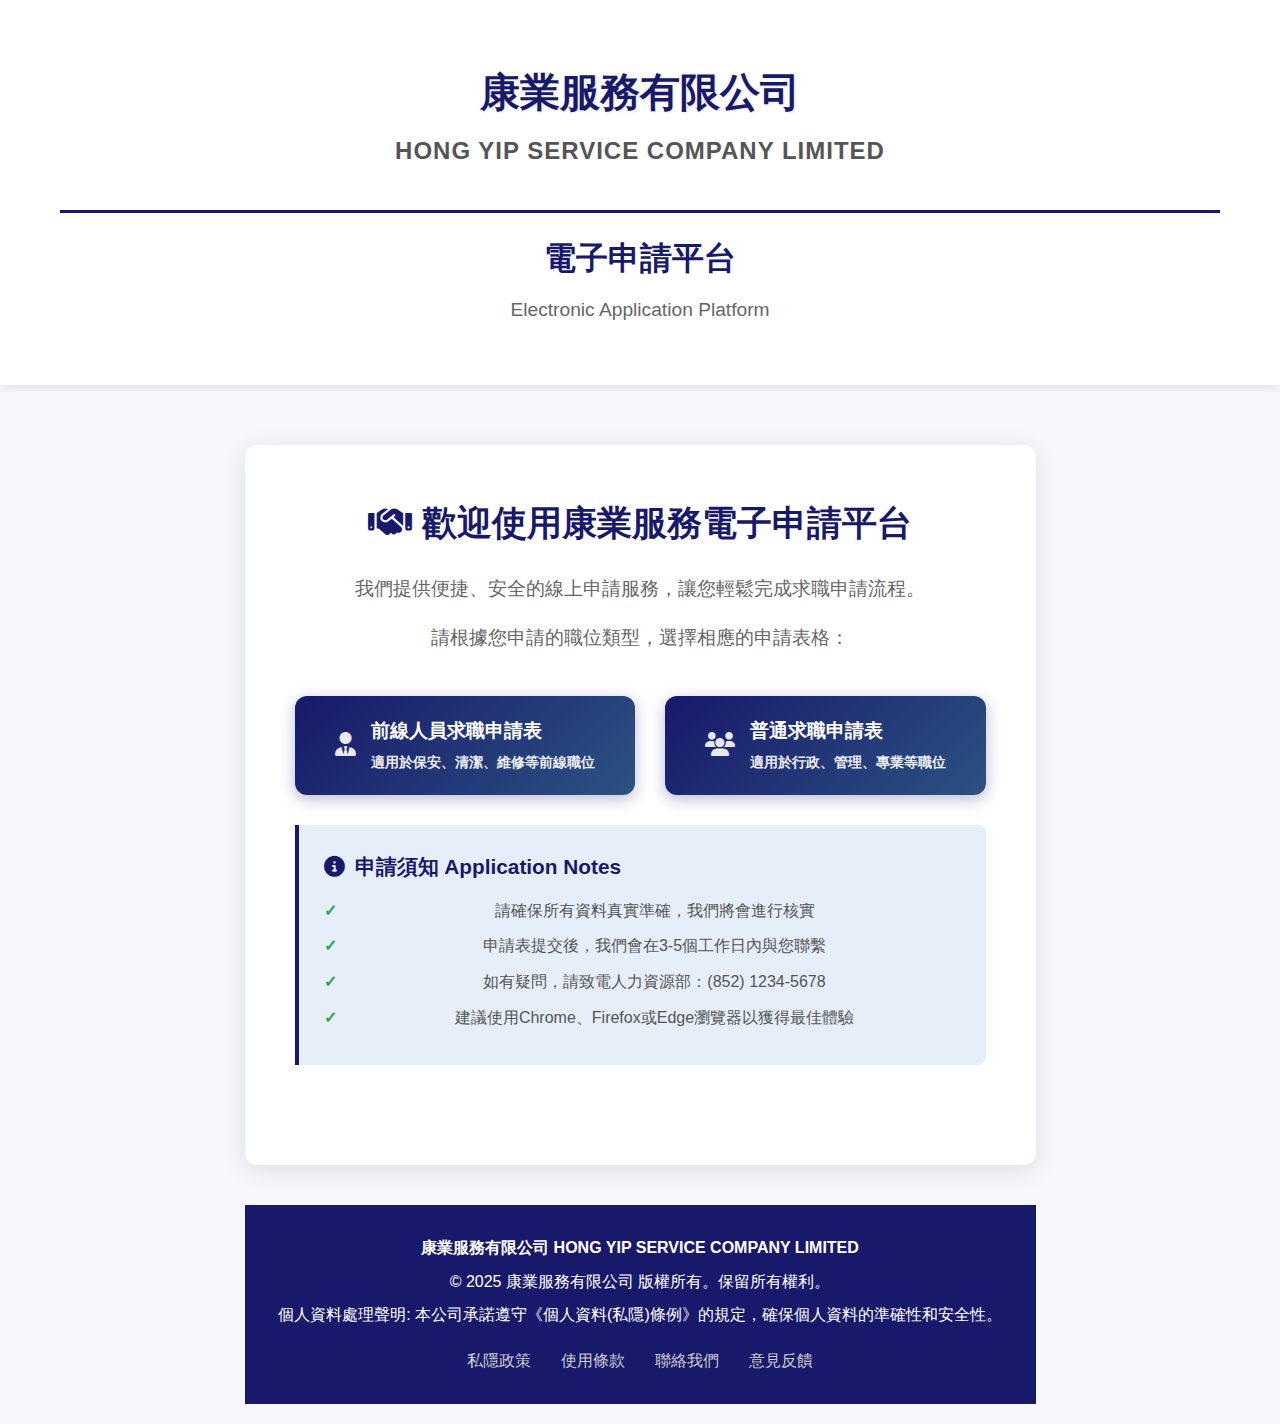
<file: index.html>
<!DOCTYPE html>
<html lang="zh-Hant">
<head>
    <meta charset="UTF-8">
    <meta name="viewport" content="width=device-width, initial-scale=1.0">
    <title>康業服務有限公司電子申請平台</title>
    <link rel="stylesheet" href="https://cdnjs.cloudflare.com/ajax/libs/font-awesome/6.4.0/css/all.min.css">
    <link rel="stylesheet" href="main.css">
</head>
<body>
    <header>
        <div class="container">
            <div class="company-header">
                <div class="company-name">康業服務有限公司</div>
                <div class="company-name-en">HONG YIP SERVICE COMPANY LIMITED</div>
            </div>
            <div class="platform-title">電子申請平台</div>
            <div class="platform-subtitle">Electronic Application Platform</div>
        </div>
    </header>

    <div class="container">
        <div class="main-content">
            <div class="welcome-section">
                <h1 class="welcome-title">
                    <i class="fas fa-handshake"></i>
                    歡迎使用康業服務電子申請平台
                </h1>
                <p class="welcome-description">
                    我們提供便捷、安全的線上申請服務，讓您輕鬆完成求職申請流程。
                </p>
                <p class="welcome-description">
                    請根據您申請的職位類型，選擇相應的申請表格：
                </p>

            <div class="button-section">
                <a href="hy.html" class="application-btn" id="frontlineBtn">
                    <div class="btn-icon">
                        <i class="fas fa-user-tie"></i>
                    </div>
                    <div class="btn-content">
                        <span class="btn-title">前線人員求職申請表</span>
                        <span class="btn-description">適用於保安、清潔、維修等前線職位</span>
                    </div>
                </a>

                <a href="form2.html" class="application-btn" id="generalBtn">
                    <div class="btn-icon">
                        <i class="fas fa-users"></i>
                    </div>
                    <div class="btn-content">
                        <span class="btn-title">普通求職申請表</span>
                        <span class="btn-description">適用於行政、管理、專業等職位</span>
                    </div>
                </a>
            </div>
            <div class="info-section">
                <h3 class="info-title">
                    <i class="fas fa-info-circle"></i>
                    申請須知 Application Notes
                </h3>
                <ul class="info-list">
                    <li>請確保所有資料真實準確，我們將會進行核實</li>
                    <li>申請表提交後，我們會在3-5個工作日內與您聯繫</li>
                    <li>如有疑問，請致電人力資源部：(852) 1234-5678</li>
                    <li>建議使用Chrome、Firefox或Edge瀏覽器以獲得最佳體驗</li>
                </ul>
            </div>
        </div>
    </div>

    <footer>
        <div class="footer-content">
            <p><strong>康業服務有限公司 HONG YIP SERVICE COMPANY LIMITED</strong></p>
            <p>© 2025 康業服務有限公司 版權所有。保留所有權利。</p>
            <p>個人資料處理聲明: 本公司承諾遵守《個人資料(私隱)條例》的規定，確保個人資料的準確性和安全性。</p>
            
            <div class="footer-links">
                <a href="#" class="footer-link">私隱政策</a>
                <a href="#" class="footer-link">使用條款</a>
                <a href="#" class="footer-link">聯絡我們</a>
                <a href="#" class="footer-link">意見反饋</a>
            </div>
        </div>
    </footer>

    <script>
        document.addEventListener('DOMContentLoaded', function() {
            // 按鈕點擊效果
            const buttons = document.querySelectorAll('.application-btn');
            
            buttons.forEach(button => {
                button.addEventListener('click', function(e) {
                    // 添加點擊效果
                    this.style.transform = 'translateY(-1px)';
                    
                    // 添加加載狀態
                    const originalContent = this.innerHTML;
                    this.classList.add('loading');
                    
                    // 延遲跳轉以顯示效果
                    setTimeout(() => {
                        window.location.href = this.href;
                    }, 200);
                    
                    // 阻止默認跳轉，使用自定義跳轉
                    e.preventDefault();
                });
                
                // 鼠標離開時重置效果
                button.addEventListener('mouseleave', function() {
                    this.style.transform = '';
                });
            });

            // 統計數字動畫
        

            function animateNumber(element) {
                const text = element.textContent;
                const number = parseInt(text.replace(/[^0-9]/g, ''));
                const suffix = text.replace(/[0-9]/g, '');
                
                if (number) {
                    let current = 0;
                    const increment = number / 50;
                    const timer = setInterval(() => {
                        current += increment;
                        if (current >= number) {
                            current = number;
                            clearInterval(timer);
                        }
                        element.textContent = Math.floor(current) + suffix;
                    }, 30);
                }
            }

            // 頁面加載完成提示
            console.log('康業服務電子申請平台已加載完成');
        });
    </script>
</body>
</html>
</file>
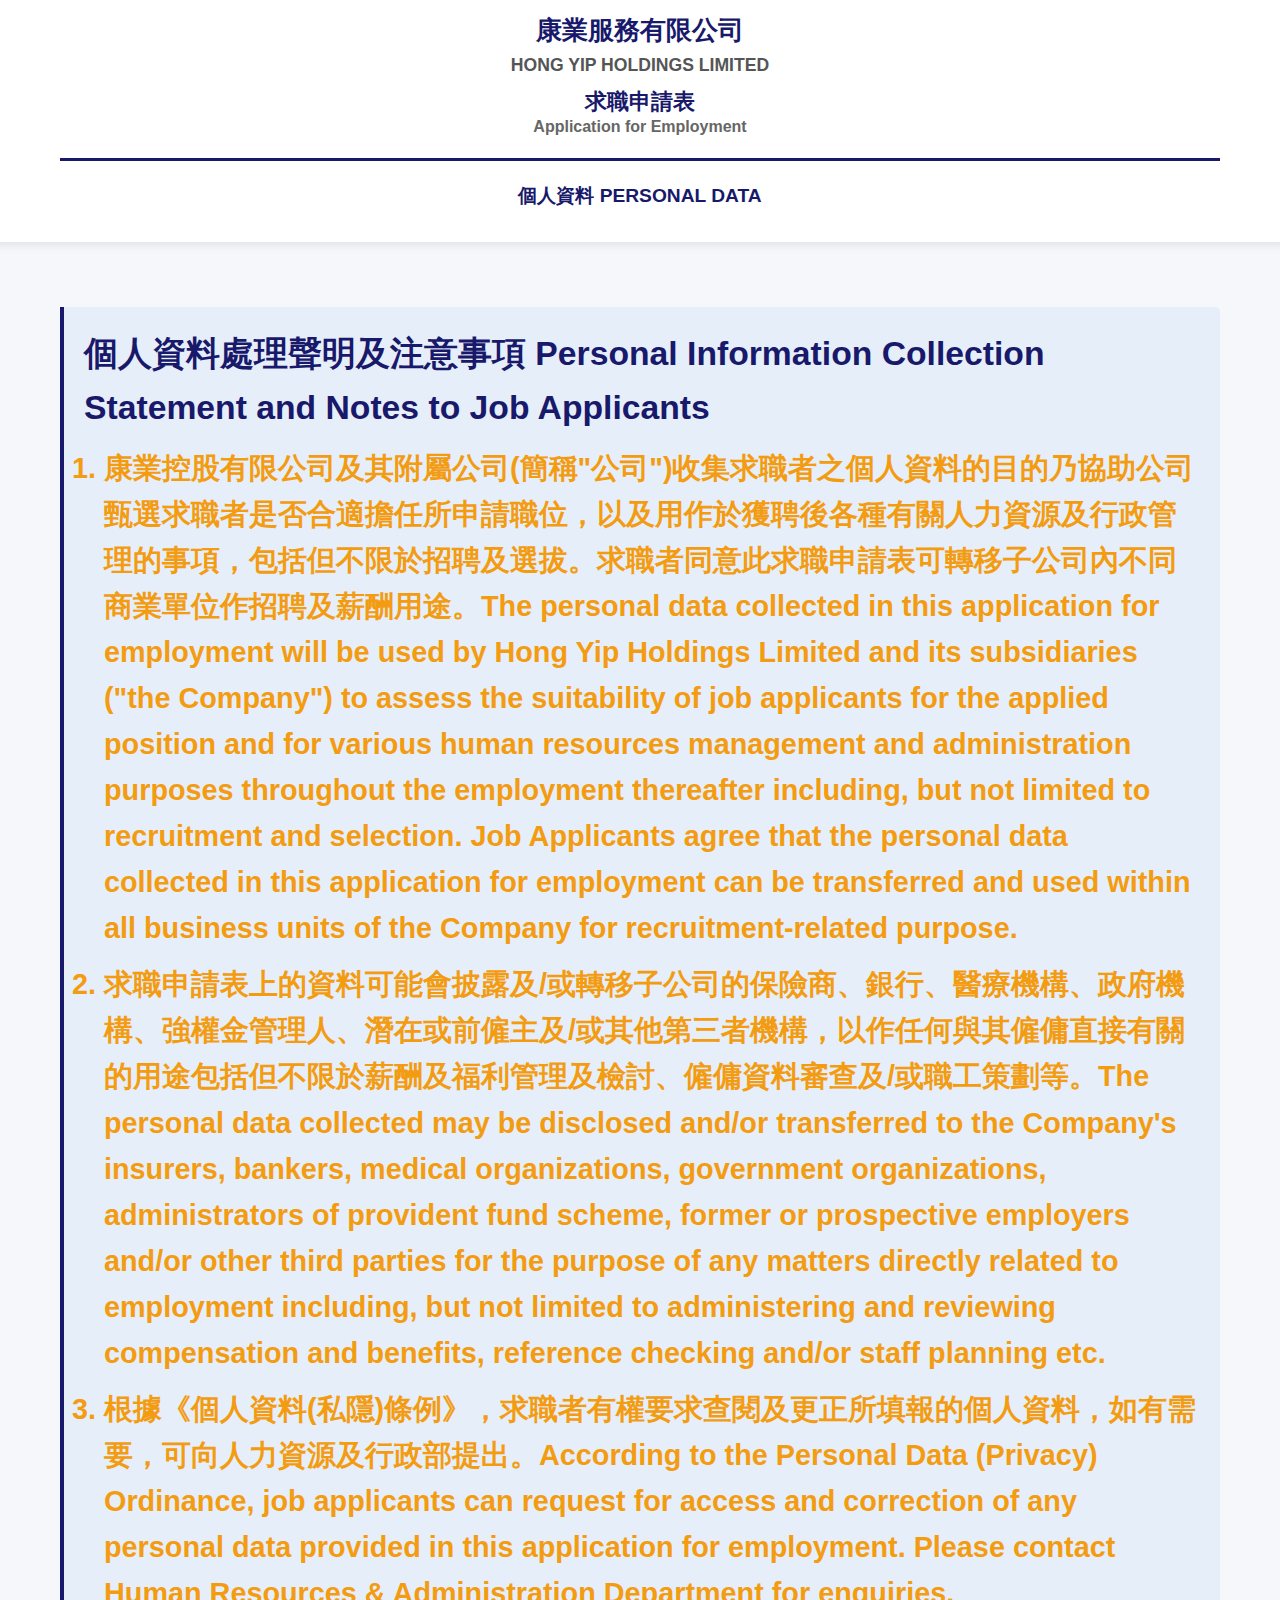
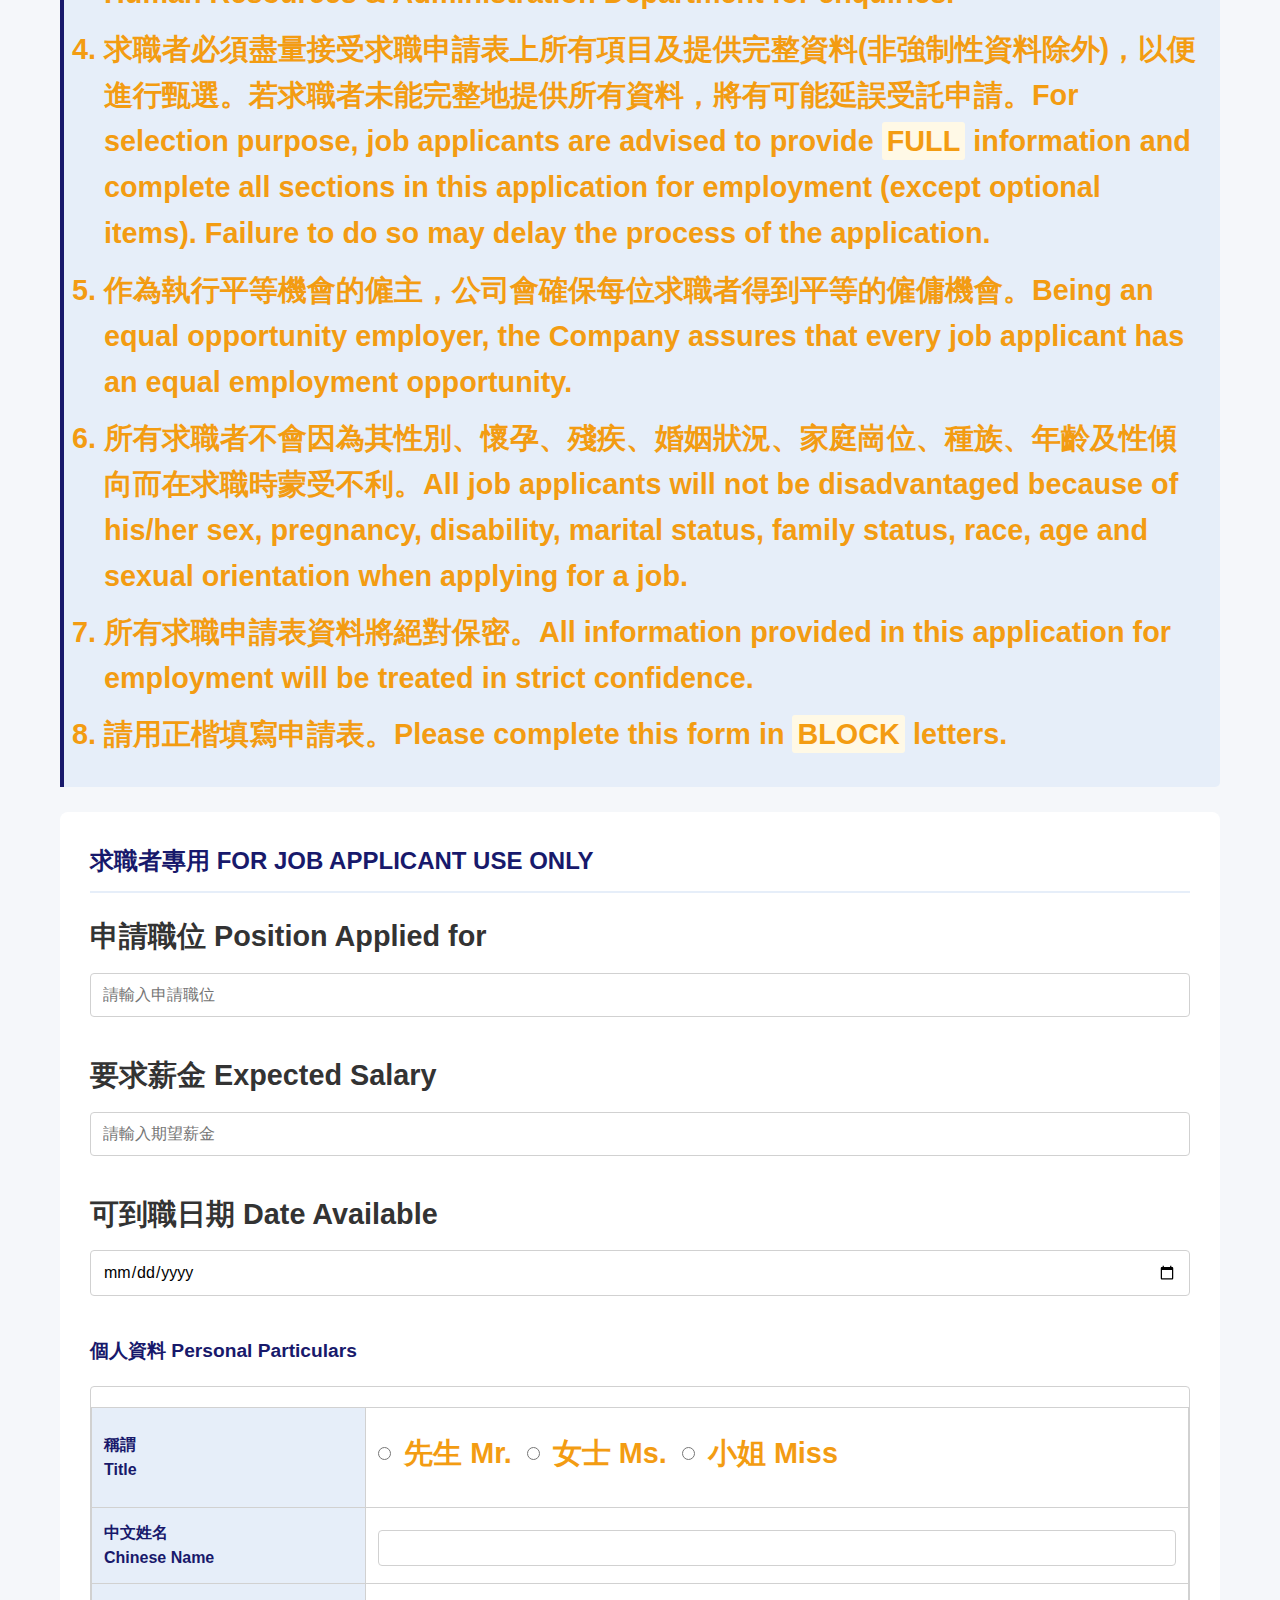
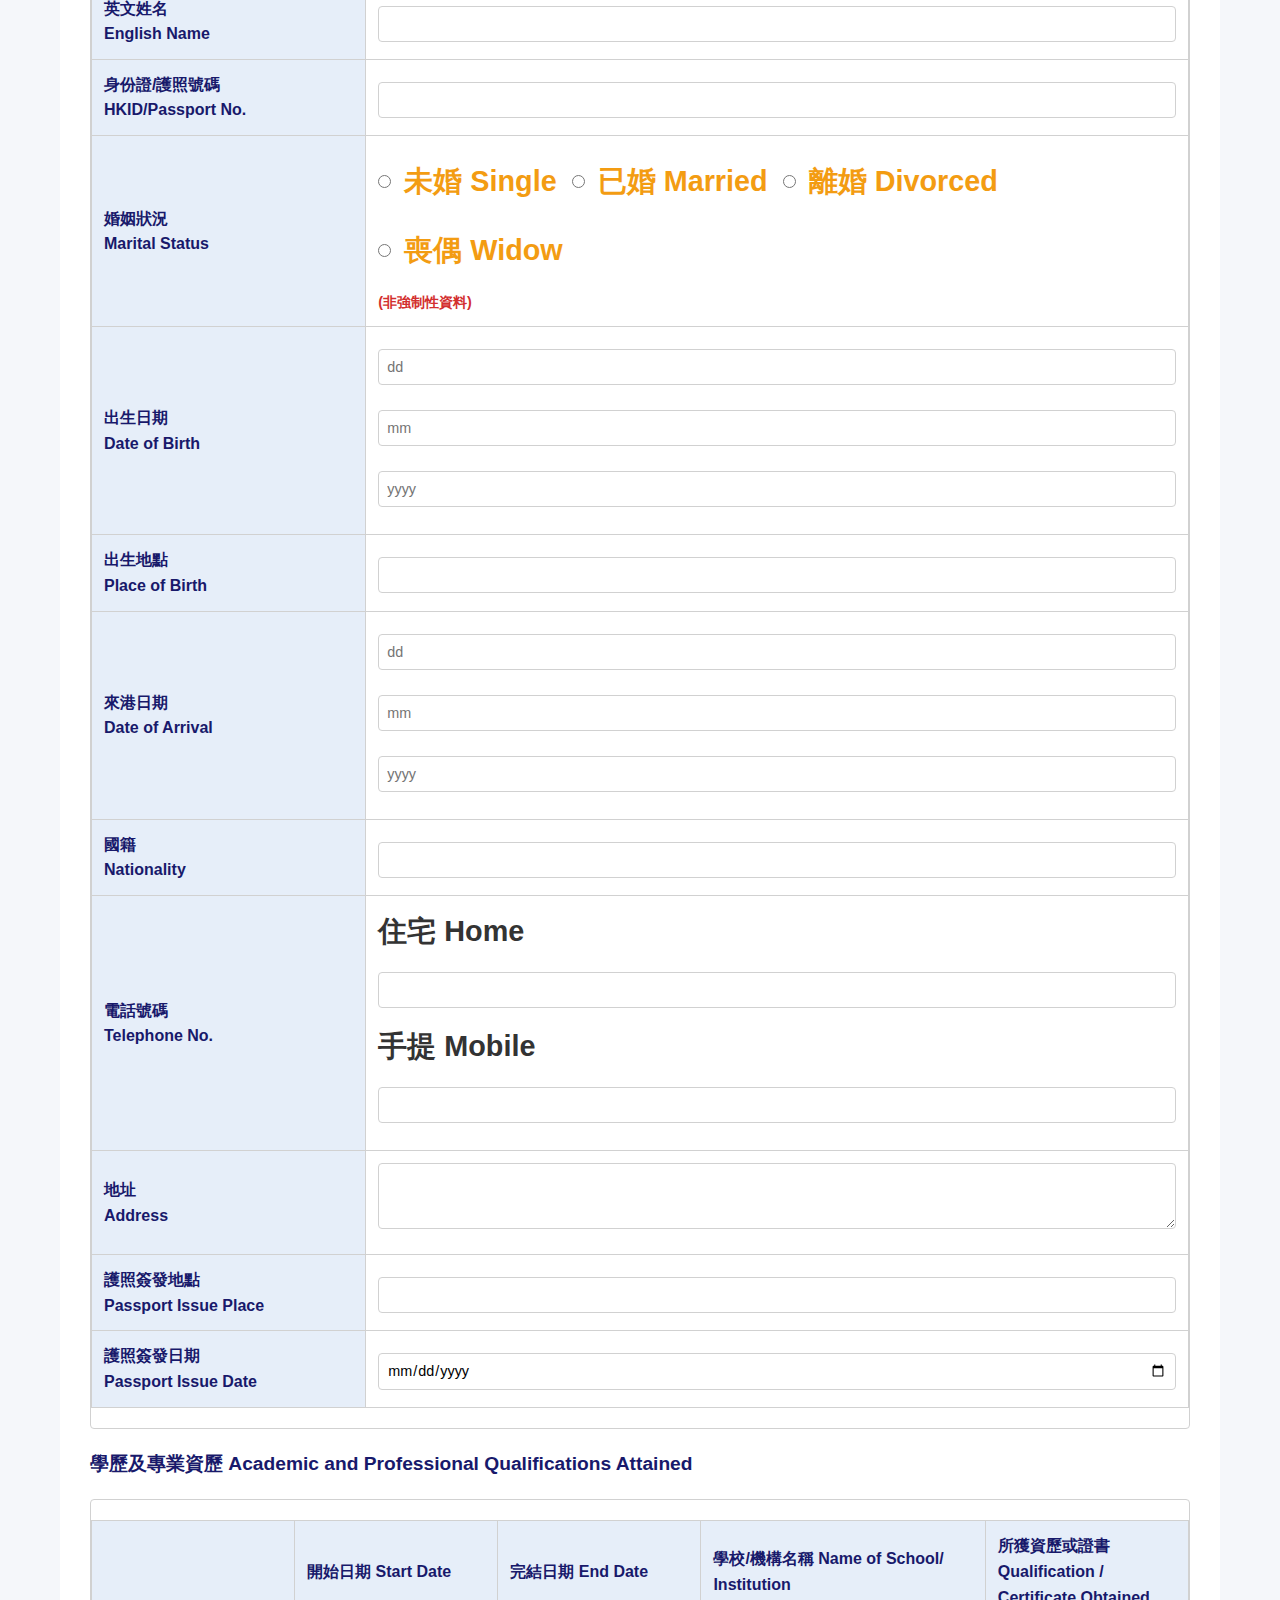
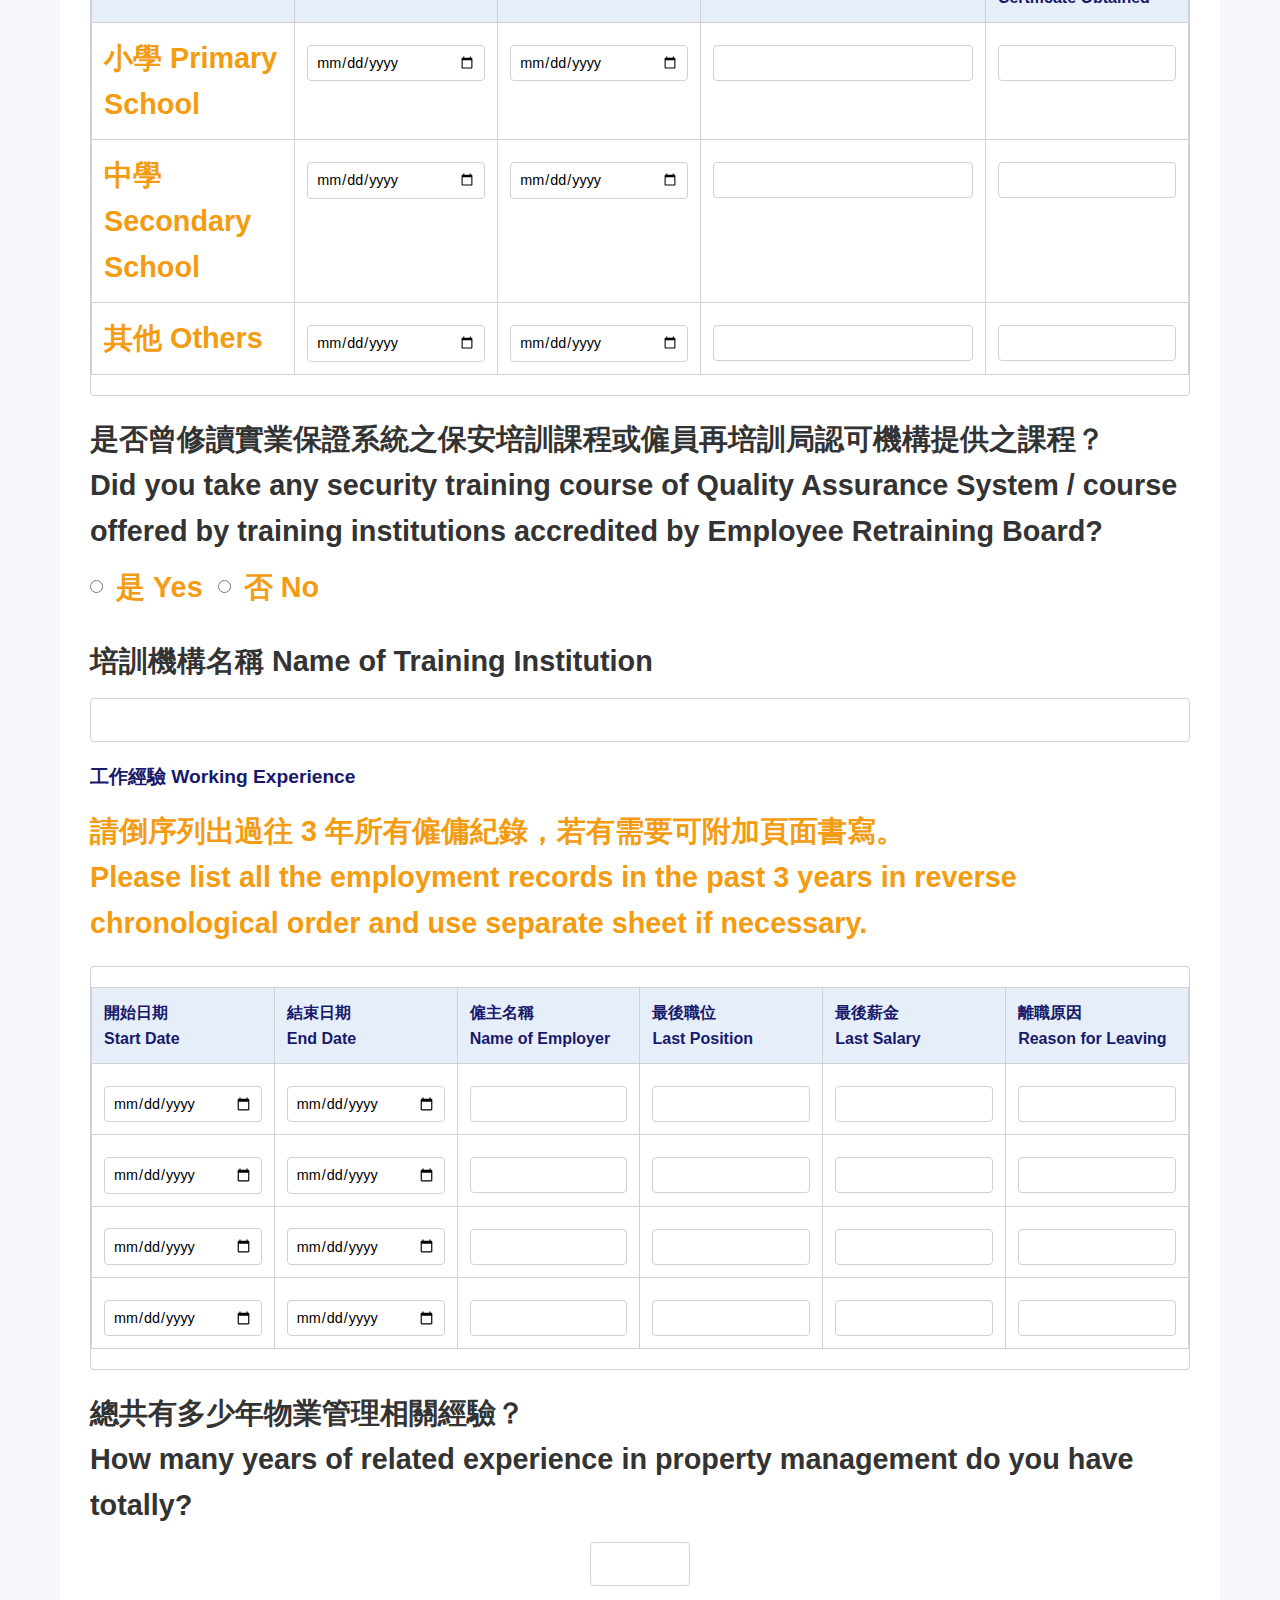
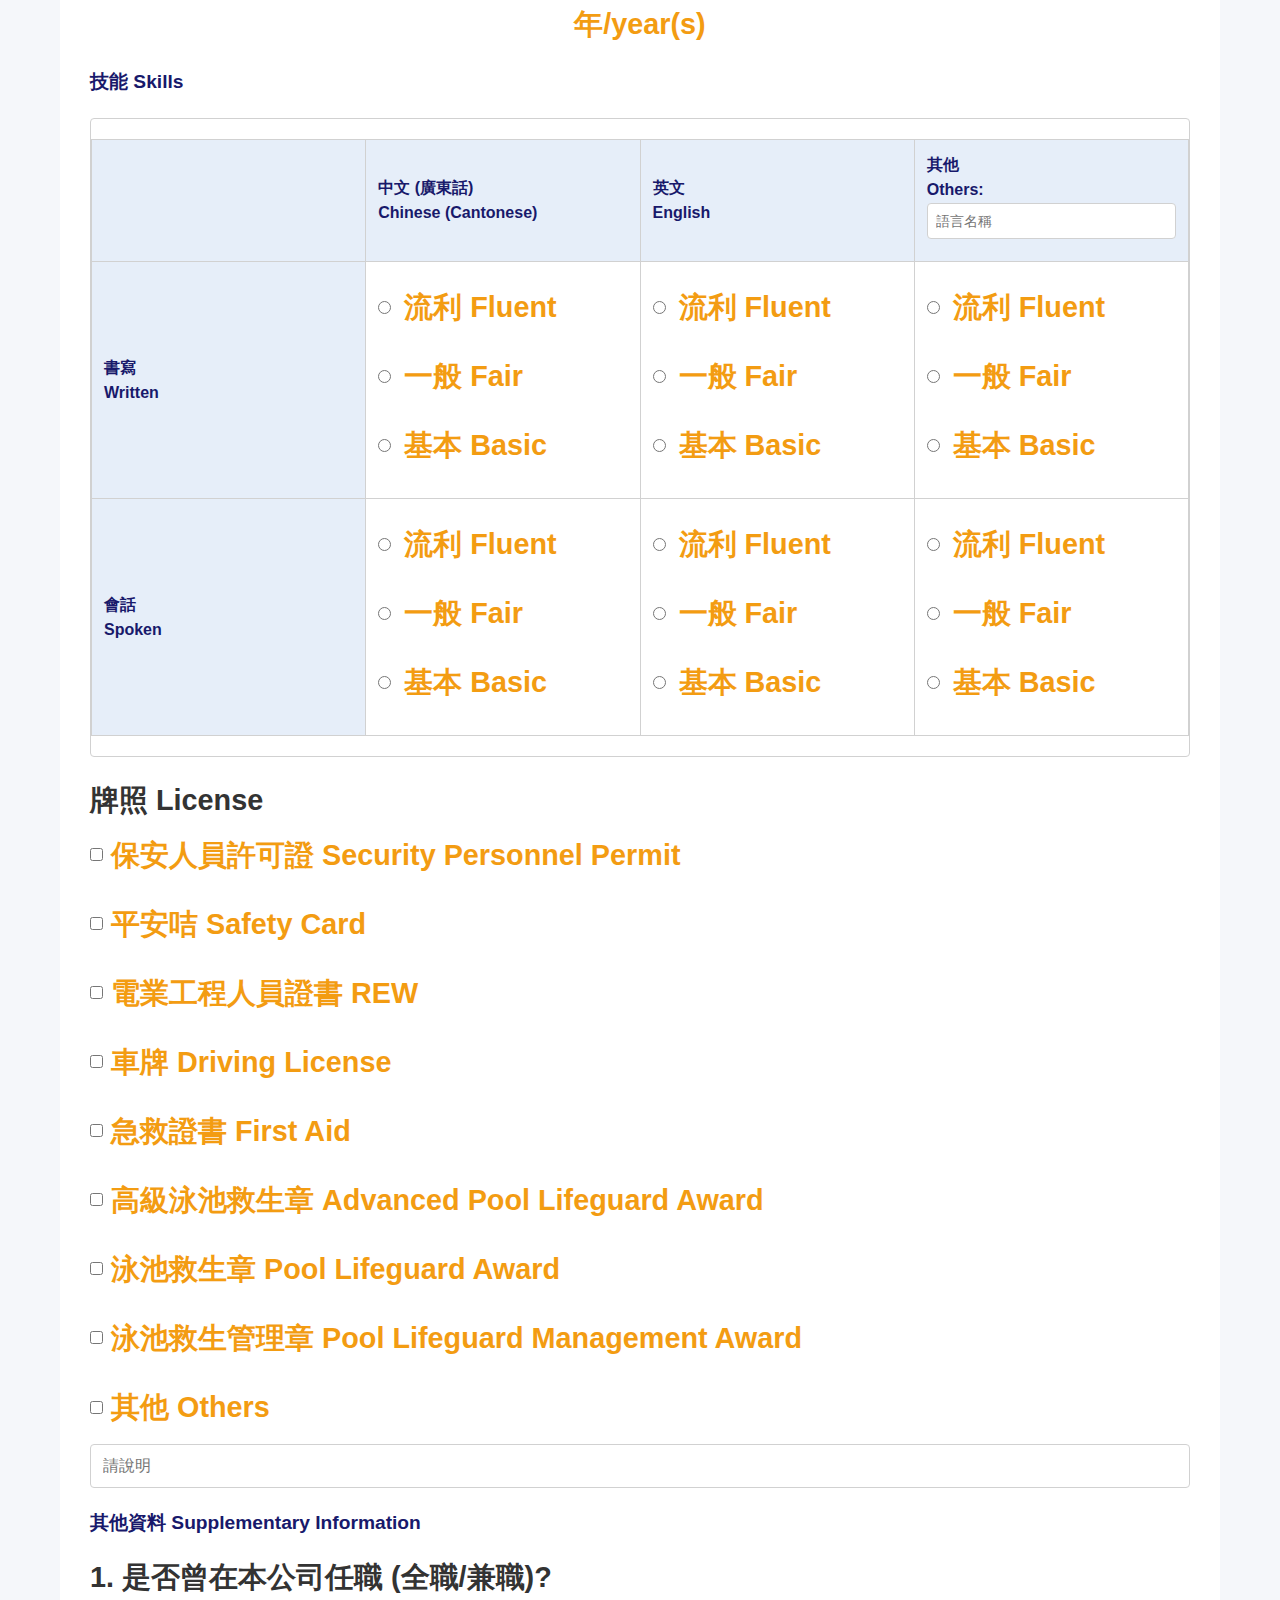
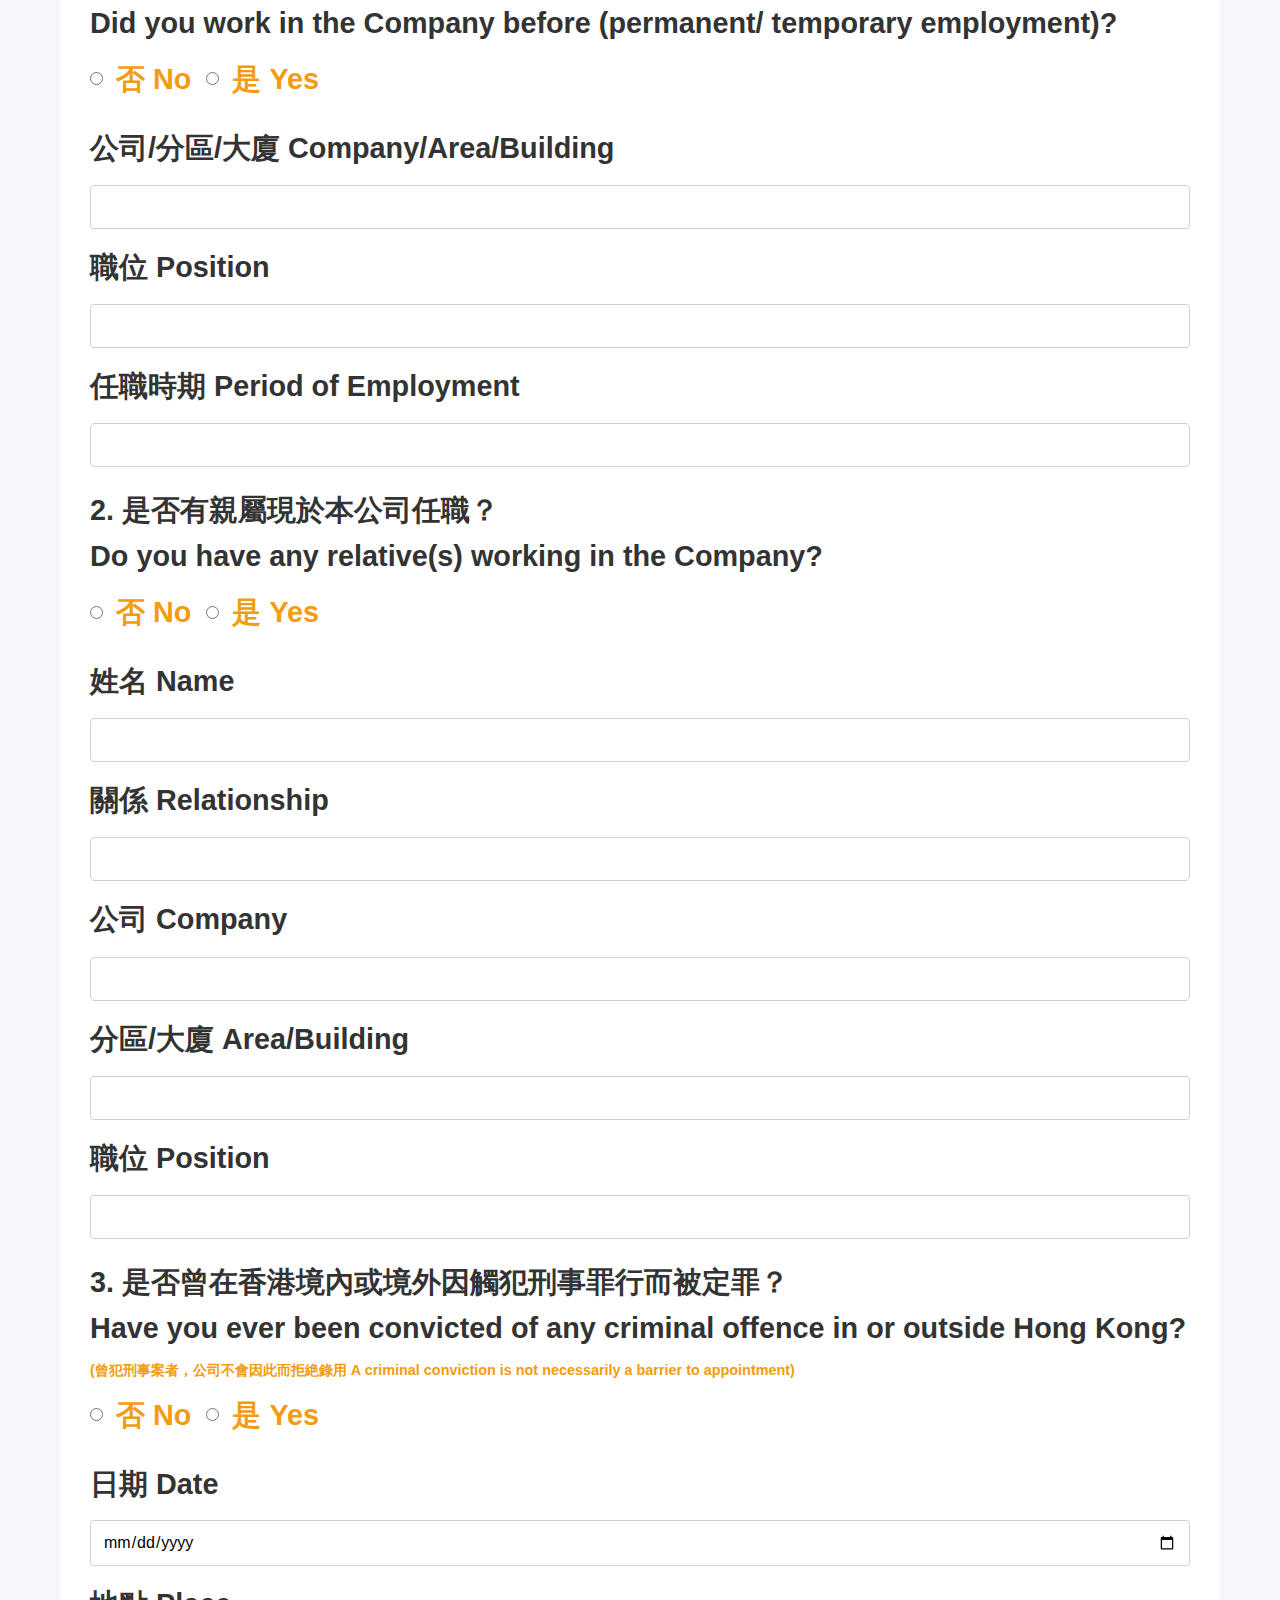
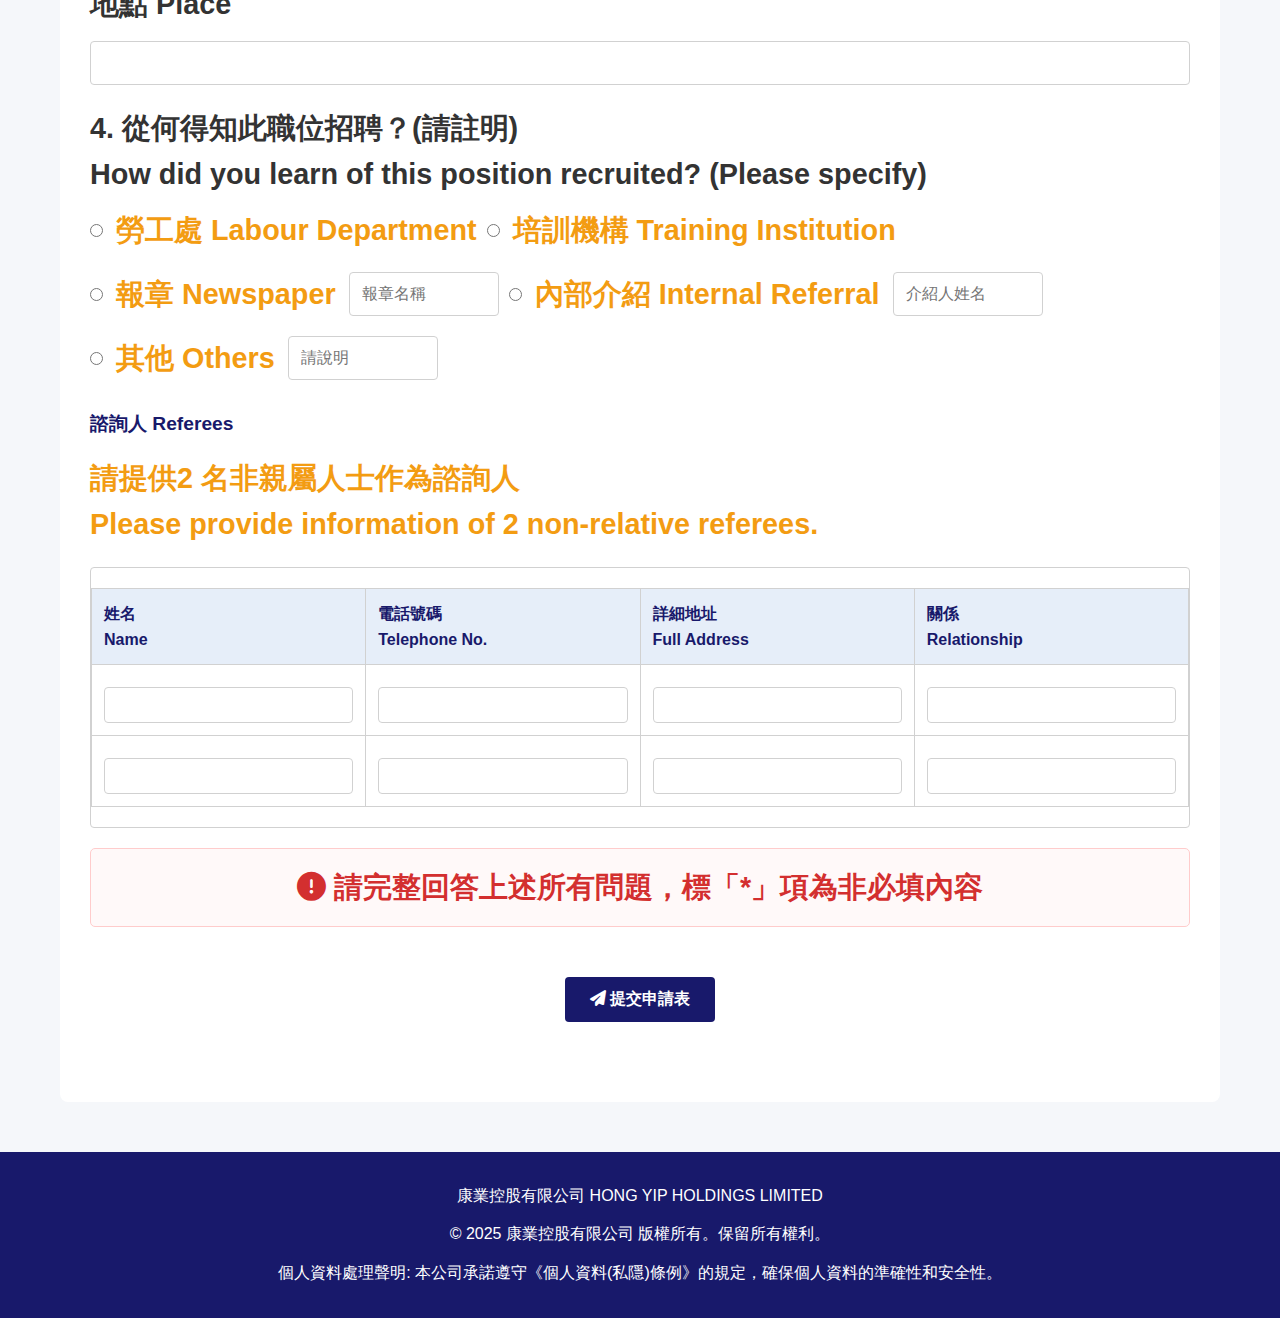
<file: form1.html>
<!DOCTYPE html>
<html lang="zh-Hant">
<head>
    <meta charset="UTF-8">
    <meta name="viewport" content="width=device-width, initial-scale=1.0">
    <title>康業服務有限公司 - 前線求職申請表</title>
    <link rel="stylesheet" href="https://cdnjs.cloudflare.com/ajax/libs/font-awesome/6.4.0/css/all.min.css">
    <link rel="stylesheet" href="form2.css">
</head>
<body>
    <!-- 成功提交的覆盖层 -->
    <div class="success-overlay" id="successOverlay">
        <div class="success-modal">
            <div class="success-icon">
                <i class="fas fa-check-circle"></i>
            </div>
            <h2 class="success-title">申請表提交成功！</h2>
            <p class="success-message">
                您的求職申請表已成功提交,我們將盡快處理您的申請。
            </p>
            <div class="success-details" id="successDetails">
                <h4><i class="fas fa-info-circle"></i> 提交詳情</h4>
                <p><strong>提交時間：</strong><span id="submissionTime"></span></p>
                <p><strong>申請人：</strong><span id="applicantName"></span></p>
                <p><strong>申請職位：</strong><span id="appliedPosition"></span></p>
    
            </div>
            <div class="loading-spinner" id="loadingSpinner">
                <div class="spinner"></div>
                <p>正在處理您的申請...</p>
            </div>
            <div>
                <button class="btn-secondary" id="newApplicationBtn">
                    <i class="fas fa-plus"></i> 填寫新申請
                </button>
                <button class="btn-secondary" id="closeModalBtn">
                    <i class="fas fa-times"></i> 關閉
                </button>
            </div>
        </div>
    </div>

    <header>
        <div class="container">
            <div class="company-header">
                <div class="company-name">康業服務有限公司</div>
                <div class="company-name-en">HONG YIP HOLDINGS LIMITED</div>
                <div class="form-title">求職申請表</div>
                <div class="form-title-en">Application for Employment</div>
            </div>
            <p class="section-subtitle">個人資料 PERSONAL DATA</p>
        </div>
    </header>

    <div class="container">
        <!-- 提交状态显示 -->
        <div class="submission-status" id="submissionStatus">
            <i class="fas fa-check-circle"></i> 申請表已成功提交
        </div>

        <div class="notes-box">
            <h3>個人資料處理聲明及注意事項 Personal Information Collection Statement and Notes to Job Applicants</h3>
            <ol class="notes-list">
                <li>康業控股有限公司及其附屬公司(簡稱"公司")收集求職者之個人資料的目的乃協助公司甄選求職者是否合適擔任所申請職位，以及用作於獲聘後各種有關人力資源及行政管理的事項，包括但不限於招聘及選拔。求職者同意此求職申請表可轉移子公司內不同商業單位作招聘及薪酬用途。The personal data collected in this application for employment will be used by Hong Yip Holdings Limited and its subsidiaries ("the Company") to assess the suitability of job applicants for the applied position and for various human resources management and administration purposes throughout the employment thereafter including, but not limited to recruitment and selection. Job Applicants agree that the personal data collected in this application for employment can be transferred and used within all business units of the Company for recruitment-related purpose.</li>
                <li>求職申請表上的資料可能會披露及/或轉移子公司的保險商、銀行、醫療機構、政府機構、強權金管理人、潛在或前僱主及/或其他第三者機構，以作任何與其僱傭直接有關的用途包括但不限於薪酬及福利管理及檢討、僱傭資料審查及/或職工策劃等。The personal data collected may be disclosed and/or transferred to the Company's insurers, bankers, medical organizations, government organizations, administrators of provident fund scheme, former or prospective employers and/or other third parties for the purpose of any matters directly related to employment including, but not limited to administering and reviewing compensation and benefits, reference checking and/or staff planning etc.</li>
                <li>根據《個人資料(私隱)條例》，求職者有權要求查閱及更正所填報的個人資料，如有需要，可向人力資源及行政部提出。According to the Personal Data (Privacy) Ordinance, job applicants can request for access and correction of any personal data provided in this application for employment. Please contact Human Resources & Administration Department for enquiries.</li>
                <li>求職者必須盡量接受求職申請表上所有項目及提供完整資料(非強制性資料除外)，以便進行甄選。若求職者未能完整地提供所有資料，將有可能延誤受託申請。For selection purpose, job applicants are advised to provide <span class="highlight">FULL</span> information and complete all sections in this application for employment (except optional items). Failure to do so may delay the process of the application.</li>
                <li>作為執行平等機會的僱主，公司會確保每位求職者得到平等的僱傭機會。Being an equal opportunity employer, the Company assures that every job applicant has an equal employment opportunity.</li>
                <li>所有求職者不會因為其性別、懷孕、殘疾、婚姻狀況、家庭崗位、種族、年齡及性傾向而在求職時蒙受不利。All job applicants will not be disadvantaged because of his/her sex, pregnancy, disability, marital status, family status, race, age and sexual orientation when applying for a job.</li>
                <li>所有求職申請表資料將絕對保密。All information provided in this application for employment will be treated in strict confidence.</li>
                <li>請用正楷填寫申請表。Please complete this form in <span class="highlight">BLOCK</span> letters.</li>
            </ol>
        </div>

        <form id="applicationForm" class="form-section">
            <h2 class="section-title">求職者專用 FOR JOB APPLICANT USE ONLY</h2>
            <input type="hidden" name="typeform" value="frontline-form">
            <div class="form-row">
                <div class="form-col">
                    <div class="form-group">
                        <label class="form-label">申請職位 Position Applied for</label>
                        <input type="text" name="position" class="form-control" placeholder="請輸入申請職位" required>
                        <div class="error-message">此為必填項目</div>
                    </div>
                </div>
                <div class="form-col">
                    <div class="form-group">
                        <label class="form-label">要求薪金 Expected Salary</label>
                        <input type="text" name="salary" class="form-control" placeholder="請輸入期望薪金" required>
                        <div class="error-message">此為必填項目</div>
                    </div>
                </div>
                <div class="form-col">
                    <div class="form-group">
                        <label class="form-label">可到職日期 Date Available</label>
                        <input type="date" name="available_date" class="form-control" required>
                        <div class="error-message">此為必填項目</div>
                    </div>
                </div>
            </div>

            <h3 class="section-subtitle">個人資料 Personal Particulars</h3>
            
            <!-- 修改个人资料表格 -->
            <div class="table-container">
                <table class="form-table">
                    <tr>
                        <th>稱謂<br>Title</th>
                        <td>
                            <div class="radio-group">
                                <label class="radio-option">
                                    <input type="radio" name="title" value="mr" required> 先生 Mr.
                                </label>
                                <label class="radio-option">
                                    <input type="radio" name="title" value="ms"> 女士 Ms.
                                </label>
                                <label class="radio-option">
                                    <input type="radio" name="title" value="miss"> 小姐 Miss
                                </label>
                            </div>
                            <div class="error-message">此為必填項目</div>
                        </td>
                    </tr>
                    <tr>
                        <th>中文姓名<br>Chinese Name</th>
                        <td>
                            <input type="text" name="chinese_name" class="form-control" required>
                            <div class="error-message">此為必填項目</div>
                        </td>
                    </tr>
                    <tr>
                        <th>英文姓名<br>English Name</th>
                        <td>
                            <input type="text" name="english_name" class="form-control" required>
                            <div class="error-message">此為必填項目</div>
                        </td>
                    </tr>
                    <tr>
                        <th>身份證/護照號碼<br>HKID/Passport No.</th>
                        <td>
                            <input type="text" name="id_number" class="form-control" required>
                            <div class="error-message">此為必填項目</div>
                        </td>
                    </tr>
                    <tr>
                        <th>婚姻狀況<br>Marital Status <span class="required"></span></th>
                        <td>
                            <div class="radio-group">
                                <label class="radio-option">
                                    <input type="radio" name="marital_status" value="single"> 未婚 Single
                                </label>
                                <label class="radio-option">
                                    <input type="radio" name="marital_status" value="married"> 已婚 Married
                                </label>
                                <label class="radio-option">
                                    <input type="radio" name="marital_status" value="divorced"> 離婚 Divorced
                                </label>
                                <label class="radio-option">
                                    <input type="radio" name="marital_status" value="widow"> 喪偶 Widow
                                </label>
                            </div>
                            <div class="optional">(非強制性資料)</div>
                        </td>
                    </tr>
                    <tr>
                        <th>出生日期<br>Date of Birth</th>
                        <td>
                            <div class="form-row">
                                <div class="form-col">
                                    <input type="number" name="birth_day" class="form-control" placeholder="dd" min="1" max="31" required>
                                </div>
                                <div class="form-col">
                                    <input type="number" name="birth_month" class="form-control" placeholder="mm" min="1" max="12" required>
                                </div>
                                <div class="form-col">
                                    <input type="number" name="birth_year" class="form-control" placeholder="yyyy" min="1900" max="2023" required>
                                </div>
                            </div>
                            <div class="error-message">此為必填項目</div>
                        </td>
                    </tr>
                    <tr>
                        <th>出生地點<br>Place of Birth</th>
                        <td>
                            <input type="text" name="birth_place" class="form-control" required>
                            <div class="error-message">此為必填項目</div>
                        </td>
                    </tr>
                    <tr>
                        <th>來港日期<br>Date of Arrival</th>
                        <td>
                            <div class="form-row">
                                <div class="form-col">
                                    <input type="number" name="arrival_day" class="form-control" placeholder="dd" min="1" max="31">
                                </div>
                                <div class="form-col">
                                    <input type="number" name="arrival_month" class="form-control" placeholder="mm" min="1" max="12">
                                </div>
                                <div class="form-col">
                                    <input type="number" name="arrival_year" class="form-control" placeholder="yyyy" min="1900" max="2023">
                                </div>
                            </div>
                            <div class="error-message">此為必填項目</div>
                        </td>
                    </tr>
                    <tr>
                        <th>國籍<br>Nationality</th>
                        <td>
                            <input type="text" name="nationality" class="form-control" required>
                            <div class="error-message">此為必填項目</div>
                        </td>
                    </tr>
                    <tr>
                        <th>電話號碼<br>Telephone No.</th>
                        <td>
                            <div class="form-row">
                                <div class="form-col">
                                    <label class="form-label">住宅 Home</label>
                                    <input type="tel" name="home_phone" class="form-control">
                                    <div class="error-message">此為必填項目</div>
                                </div>
                                <div class="form-col">
                                    <label class="form-label">手提 Mobile</label>
                                    <input type="tel" name="mobile_phone" class="form-control" required>
                                    <div class="error-message">此為必填項目</div>
                                </div>
                            </div>
                        </td>
                    </tr>
                    <tr>
                        <th>地址<br>Address</th>
                        <td>
                            <textarea name="address" class="form-control" rows="3" required></textarea>
                            <div class="error-message">此為必填項目</div>
                        </td>
                    </tr>
                    <tr>
                        <th>護照簽發地點<br>Passport Issue Place</th>
                        <td>
                            <input type="text" name="passport_issue_place" class="form-control">
                            <div class="error-message">此為必填項目</div>
                        </td>
                    </tr>
                    <tr>
                        <th>護照簽發日期<br>Passport Issue Date</th>
                        <td>
                            <input type="date" name="passport_issue_date" class="form-control" placeholder="dd-mm-yyyy">
                            <div class="error-message">此為必填項目</div>
                        </td>
                    </tr>
                </table>
            </div>

            <h3 class="section-subtitle">學歷及專業資歷 Academic and Professional Qualifications Attained</h3>
            
            <div class = "table-container">
               
            <table class="form-table">
                <thead>
                    <tr>
                        <th class="form1"></th>
                        <th style="width: 25%">開始日期 Start Date</th>
                        <th style="width: 25%">完結日期 End Date</th>
                        <th style="width: 35%">學校/機構名稱 Name of School/ Institution</th>
                        <th style="width: 25%">所獲資歷或證書 Qualification / Certificate Obtained</th>
                    </tr>
                </thead>
                <tbody>
                    <tr>
                        <td class ="form1" >小學 Primary School</td>
                        <td><input type="date" name ="start_date_1" class="form-control" placeholder="月/年"></td>
                        <td><input type="date" name ="end_date_1" class="form-control" placeholder="月/年"></td>
                        <td><input type="text" name ="school_1" class="form-control" ></td>
                        <td><input type="text" name ="qualification_1" class="form-control" ></td>
                    </tr>
                    <tr>
                        <td class ="form1">中學 Secondary School</td>
                        <td><input type="date" name ="start_date_2" class="form-control" placeholder="月/年"></td>
                        <td><input type="date" name ="end_date_2" class="form-control" placeholder="月/年"></td>
                        <td><input type="text" name ="school_2" class="form-control" ></td>
                        <td><input type="text" name ="qualification_2" class="form-control" ></td>
                    </tr>
                    <tr>
                        <td class ="form1">其他 Others</td>
                        <td><input type="date" name ="start_date_3" class="form-control" placeholder="月/年"></td>
                        <td><input type="date" name ="end_date_3" class="form-control" placeholder="月/年"></td>
                        <td><input type="text" name ="school_3" class="form-control" ></td>
                        <td><input type="text" name ="qualification_3" class="form-control" ></td>

                    </tr>
                </tbody>
            </table>
            </div>

            <div class="form-group" style="margin-top: 20px;">
                <label class="form-label">是否曾修讀實業保證系統之保安培訓課程或僱員再培訓局認可機構提供之課程？<br>Did you take any security training course of Quality Assurance System / course offered by training institutions accredited by Employee Retraining Board?</label>
                <div class="radio-group">
                    <label class="radio-option">
                        <input type="radio" name="security_training" value="yes" required> 是 Yes
                    </label>
                    <label class="radio-option">
                        <input type="radio" name="security_training" value="no"> 否 No
                    </label>
                </div>
                <div class="error-message">此為必填項目</div>
            </div>
            
            <div class="form-group">
                <label class="form-label">培訓機構名稱 Name of Training Institution</label>
                <input type="text" class="form-control">
                <div class="error-message">此為必填項目</div>
            </div>

            <h3 class="section-subtitle">工作經驗 Working Experience</h3>
            <p>請倒序列出過往 3 年所有僱傭紀錄，若有需要可附加頁面書寫。<br>Please list all the employment records in the past 3 years in reverse chronological order and use separate sheet if necessary.</p>
            
            <!-- 修改工作经验表格 -->
            <div class="table-container">
                <table class="form-table">
                    <thead>
                        <tr>
                            <th>開始日期<br>Start Date</th>
                            <th>結束日期<br>End Date</th>
                            <th>僱主名稱<br>Name of Employer</th>
                            <th>最後職位<br>Last Position</th>
                            <th>最後薪金<br>Last Salary</th>
                            <th>離職原因<br>Reason for Leaving</th>
                        </tr>
                    </thead>
                    <tbody>
                        <tr>
                            <td><input type="date" name = "start_date_1" class="form-control" placeholder="月(mm)/年(yyyy) "></td>
                            <td><input type="date" name = "end_date_1" class="form-control" placeholder="月(mm)/年(yyyy) "></td>
                            <td><input type="text" name = "employer_name_1" class="form-control" ></td>
                            <td><input type="text" name = "last_position_1" class="form-control" ></td>
                            <td><input type="text" name = "last_salary_1" class="form-control" ></td>
                            <td><input type="text" name = "reason_for_leaving_1" class="form-control" ></td>
                        </tr>
                        <tr>
                            <td><input type="date" name = "start_date_2" class="form-control" placeholder="月(mm)/年(yyyy) "></td>
                            <td><input type="date" name = "end_date_2" class="form-control" placeholder="月(mm)/年(yyyy) "></td>
                            <td><input type="text" name = "employer_name_2" class="form-control" ></td>
                            <td><input type="text" name = "last_position_2" class="form-control" ></td>
                            <td><input type="text" name = "last_salary_2" class="form-control" ></td>
                            <td><input type="text" name = "reason_for_leaving_2" class="form-control" ></td>
                        </tr>
                        <tr>
                            <td><input type="date" name = "start_date_3" class="form-control" placeholder="月(mm)/年(yyyy) "></td>
                            <td><input type="date" name = "end_date_3" class="form-control" placeholder="月(mm)/年(yyyy) "></td>
                            <td><input type="text" name = "employer_name_3" class="form-control" ></td>
                            <td><input type="text" name = "last_position_3" class="form-control" ></td>
                            <td><input type="text" name = "last_salary_3" class="form-control" ></td>
                            <td><input type="text" name = "reason_for_leaving_3" class="form-control" ></td>
                        </tr>
                        <tr>
                            <td><input type="date" name = "start_date_4" class="form-control" placeholder="月(mm)/年(yyyy) "></td>
                            <td><input type="date" name = "end_date_4" class="form-control" placeholder="月(mm)/年(yyyy) "></td>
                            <td><input type="text" name = "employer_name_4" class="form-control" ></td>
                            <td><input type="text" name = "last_position_4" class="form-control" ></td>
                            <td><input type="text" name = "last_salary_4" class="form-control" ></td>
                            <td><input type="text" name = "reason_for_leaving_4" class="form-control" ></td>
                    </tr>
                    </tbody>
                </table>
            </div>
            
            <div class="form-group" style="margin-top: 20px;">
                <label class="form-label">總共有多少年物業管理相關經驗？<br>How many years of related experience in property management do you have totally?</label>
                <div class="form-row" style="align-items: center;">
                    <div class="form-col" style="max-width: 100px;">
                        <input type="number" class="form-control" min="0" required>
                    </div>
                    <div>年/year(s)</div>
                </div>
                <div class="error-message">此為必填項目</div>
            </div>

            <h3 class="section-subtitle">技能 Skills</h3>
            
            <!-- 修改语言能力表格 -->
            <div class="table-container">
                <table class="form-table">
                    <thead>
                        <tr>
                            <th></th>
                            <th>中文 (廣東話)<br>Chinese (Cantonese)</th>
                            <th>英文<br>English</th>
                            <th>其他<br>Others: <input type="text" class="form-control"  placeholder="語言名稱" style="margin-bottom: 10px;"></th>
                        </tr>
                    </thead>
                    <tbody>
                        <tr>
                            <th>書寫<br>Written</th>
                            <td>
                                <div class="radio-group" style="flex-direction: column;">
                                    <label class="radio-option">
                                        <input type="radio" name="written_cn" value="fluent" required> 流利 Fluent
                                    </label>
                                    <label class="radio-option">
                                        <input type="radio" name="written_cn" value="fair"> 一般 Fair
                                    </label>
                                    <label class="radio-option">
                                        <input type="radio" name="written_cn" value="basic"> 基本 Basic
                                    </label>
                                </div>
                                <div class="error-message">此為必填項目</div>
                            </td>
                            <td>
                                <div class="radio-group" style="flex-direction: column;">
                                    <label class="radio-option">
                                        <input type="radio" name="written_en" value="fluent" required> 流利 Fluent
                                    </label>
                                    <label class="radio-option">
                                        <input type="radio" name="written_en" value="fair"> 一般 Fair
                                    </label>
                                    <label class="radio-option">
                                        <input type="radio" name="written_en" value="basic"> 基本 Basic
                                    </label>
                                </div>
                                <div class="error-message">此為必填項目</div>
                            </td>
                            <td>
                                <div class="radio-group" style="flex-direction: column;">
                                    <label class="radio-option">
                                        <input type="radio" name="written_other" value="fluent" > 流利 Fluent
                                    </label>
                                    <label class="radio-option">
                                        <input type="radio" name="written_other" value="fair"> 一般 Fair
                                    </label>
                                    <label class="radio-option">
                                        <input type="radio" name="written_other" value="basic"> 基本 Basic
                                    </label>
                                </div>
                                <div class="error-message">此為必填項目</div>
                            </td>
                        </tr>
                        <tr>
                            <th>會話<br>Spoken</th>
                            <td>
                                <div class="radio-group" style="flex-direction: column;">
                                    <label class="radio-option">
                                        <input type="radio" name="spoken_cn" value="fluent" required> 流利 Fluent
                                    </label>
                                    <label class="radio-option">
                                        <input type="radio" name="spoken_cn" value="fair"> 一般 Fair
                                    </label>
                                    <label class="radio-option">
                                        <input type="radio" name="spoken_cn" value="basic"> 基本 Basic
                                    </label>
                                </div>
                                <div class="error-message">此為必填項目</div>
                            </td>
                            <td>
                                <div class="radio-group" style="flex-direction: column;">
                                    <label class="radio-option">
                                        <input type="radio" name="spoken_en" value="fluent" required> 流利 Fluent
                                    </label>
                                    <label class="radio-option">
                                        <input type="radio" name="spoken_en" value="fair"> 一般 Fair
                                    </label>
                                    <label class="radio-option">
                                        <input type="radio" name="spoken_en" value="basic"> 基本 Basic
                                    </label>
                                </div>
                                <div class="error-message">此為必填項目</div>
                            </td>
                            <td>
                                <div class="radio-group" style="flex-direction: column;">
                                    <label class="radio-option">
                                        <input type="radio" name="spoken_other" value="fluent" > 流利 Fluent
                                    </label>
                                    <label class="radio-option">
                                        <input type="radio" name="spoken_other" value="fair"> 一般 Fair
                                    </label>
                                    <label class="radio-option">
                                        <input type="radio" name="spoken_other" value="basic"> 基本 Basic
                                    </label>
                                </div>
                                <div class="error-message">此為必填項目</div>
                            </td>
                        </tr>
                    </tbody>
                </table>
            </div>
            
            <div class="form-group">
                <label class="form-label">牌照 License</label>
                <div class="form-row">
                    <div class="form-col">
                        <label class="checkbox-option">
                            <input name ="licence" type="checkbox" value = "licence_security"> 保安人員許可證 Security Personnel Permit
                        </label>
                    </div>
                    <div class="form-col">
                        <label class="checkbox-option">
                            <input name ="licence" type="checkbox" value = "licence_safety"> 平安咭 Safety Card
                        </label>
                    </div>
                </div>
                <div class="form-row">
                    <div class="form-col">
                        <label class="checkbox-option">
                            <input name ="licence" type="checkbox" value = "licence_rew"> 電業工程人員證書 REW
                        </label>
                    </div>
                    <div class="form-col">
                        <label class="checkbox-option">
                            <input name ="licence" type="checkbox" value = "licence_driving"> 車牌 Driving License
                        </label>
                    </div>
                </div>
                <div class="form-row">
                    <div class="form-col">
                        <label class="checkbox-option">
                            <input name ="licence" type="checkbox" value = "licence_first_aid"> 急救證書 First Aid
                        </label>
                    </div>
                    <div class="form-col">
                        <label class="checkbox-option">
                            <input name ="licence" type="checkbox" value = "licence_advanced_pool"> 高級泳池救生章 Advanced Pool Lifeguard Award
                        </label>
                    </div>
                </div>
                <div class="form-row">
                    <div class="form-col">
                        <label class="checkbox-option">
                            <input name ="licence" type="checkbox" value = "licence_pool"> 泳池救生章 Pool Lifeguard Award
                        </label>
                    </div>
                    <div class="form-col">
                        <label class="checkbox-option">
                            <input name ="licence" type="checkbox" value = "licence_pool_management"> 泳池救生管理章 Pool Lifeguard Management Award
                        </label>
                    </div>
                </div>
                <div class="form-row">
                    <div class="form-col">
                        <label class="checkbox-option">
                            <input type="checkbox" name="licence"> 其他 Others
                        </label>
                        <input type="text" class="form-control" placeholder="請說明" style="margin-top: 5px;" >
                        <div class="error-message">此為必填項目</div>
                    </div>
                </div>
            </div>

            <h3 class="section-subtitle">其他資料 Supplementary Information</h3>
            
            <div class="form-group">
                <label class="form-label">1. 是否曾在本公司任職 (全職/兼職)?<br>Did you work in the Company before (permanent/ temporary employment)?</label>
                <div class="radio-group">
                    <label class="radio-option">
                        <input type="radio" name="working_before" value="no" required> 否 No
                    </label>
                    <label class="radio-option">
                        <input type="radio" name="working_before" value="yes"> 是 Yes
                    </label>
                </div>
                <div class="error-message">此為必填項目</div>
                
                <div class="form-row" style="margin-top: 15px;">
                    <div class="form-col">
                        <label class="form-label">公司/分區/大廈 Company/Area/Building</label>
                        <input type="text" class="form-control">
                        <div class="error-message">此為必填項目</div>
                    </div>
                    <div class="form-col">
                        <label class="form-label">職位 Position</label>
                        <input type="text" class="form-control">
                        <div class="error-message">此為必填項目</div>
                    </div>
                    <div class="form-col">
                        <label class="form-label">任職時期 Period of Employment</label>
                        <input type="text" class="form-control">
                        <div class="error-message">此為必填項目</div>
                    </div>
                </div>
            </div>
            
            <div class="form-group">
                <label class="form-label">2. 是否有親屬現於本公司任職？<br>Do you have any relative(s) working in the Company?</label>
                <div class="radio-group">
                    <label class="radio-option">
                        <input type="radio" name="relatives_working" value="no" required> 否 No
                    </label>
                    <label class="radio-option">
                        <input type="radio" name="relatives_working" value="yes"> 是 Yes
                    </label>
                </div>
                <div class="error-message">此為必填項目</div>
                
                <div class="form-row" style="margin-top: 15px;">
                    <div class="form-col">
                        <label class="form-label">姓名 Name</label>
                        <input type="text" class="form-control" >
                        <div class="error-message">此為必填項目</div>
                    </div>
                    <div class="form-col">
                        <label class="form-label">關係 Relationship</label>
                        <input type="text" class="form-control" >
                        <div class="error-message">此為必填項目</div>
                    </div>
                    <div class="form-col">
                        <label class="form-label">公司 Company</label>
                        <input type="text" class="form-control" >
                        <div class="error-message">此為必填項目</div>
                    </div>
                </div>
                <div class="form-row">
                    <div class="form-col">
                        <label class="form-label">分區/大廈 Area/Building</label>
                        <input type="text" class="form-control" >
                        <div class="error-message">此為必填項目</div>
                    </div>
                    <div class="form-col">
                        <label class="form-label">職位 Position</label>
                        <input type="text" class="form-control" >
                        <div class="error-message">此為必填項目</div>
                    </div>
                </div>
            </div>
            
            <div class="form-group">
                <label class="form-label">3. 是否曾在香港境內或境外因觸犯刑事罪行而被定罪？<br>Have you ever been convicted of any criminal offence in or outside Hong Kong?</label>
                <p style="font-size: 0.9rem; margin-bottom: 10px;">(曾犯刑事案者，公司不會因此而拒絶錄用 A criminal conviction is not necessarily a barrier to appointment)</p>
                <div class="radio-group">
                    <label class="radio-option">
                        <input type="radio" name="criminal_record" value="no" required> 否 No
                    </label>
                    <label class="radio-option">
                        <input type="radio" name="criminal_record" value="yes"> 是 Yes
                    </label>
                </div>
                <div class="error-message">此為必填項目</div>
                
                <div class="form-row" style="margin-top: 15px;">
                    <div class="form-col">
                        <label class="form-label">日期 Date</label>
                        <input type="date" class="form-control" placeholder = "dd-mm-yyyy">
                        <div class="error-message">此為必填項目</div>
                    </div>
                    <div class="form-col">
                        <label class="form-label">地點 Place</label>
                        <input type="text" class="form-control">
                        <div class="error-message">此為必填項目</div>
                    </div>
                </div>
            </div>
            
            <div class="form-group">
                <label class="form-label">4. 從何得知此職位招聘？(請註明)<br>How did you learn of this position recruited? (Please specify)</label>
                <div class="radio-group" style="flex-wrap: wrap; gap: 10px; margin-bottom: 15px;">
                    <label class="radio-option">
                        <input type="radio" name="source" value="labour" required> 勞工處 Labour Department
                    </label>
                    <label class="radio-option">
                        <input type="radio" name="source" value="training"> 培訓機構 Training Institution
                    </label>
                    <label class="radio-option">
                        <input type="radio" name="source" value="newspaper"> 報章 Newspaper
                        <input type="text" class="form-control" placeholder="報章名稱" style="width: 150px; display: inline-block; margin-left: 5px;" >
                    </label>
                    <label class="radio-option">
                        <input type="radio" name="source" value="referral"> 內部介紹 Internal Referral
                        <input type="text" class="form-control" placeholder="介紹人姓名" style="width: 150px; display: inline-block; margin-left: 5px;" >
                    </label>
                    <label class="radio-option">
                        <input type="radio" name="source" value="others"> 其他 Others
                        <input type="text" class="form-control" placeholder="請說明" style="width: 150px; display: inline-block; margin-left: 5px;" >
                    </label>
                </div>
                <div class="error-message">此為必填項目</div>
            </div>

            <h3 class="section-subtitle">諮詢人 Referees</h3>
            <p>請提供2 名非親屬人士作為諮詢人<br>Please provide information of 2 non-relative referees.</p>
            
            <!-- 修改咨询人表格 -->
            <div class="table-container">
                <table class="form-table">
                    <thead>
                        <tr>
                            <th>姓名<br>Name</th>
                            <th>電話號碼<br>Telephone No.</th>
                            <th>詳細地址<br>Full Address</th>
                            <th>關係<br>Relationship</th>
                        </tr>
                    </thead>
                    <tbody>
                        <tr>
                            <td><input type="text" name ="referee1_name" class="form-control" required></td>
                            <td><input type="tel" name ="referee1_phone" class="form-control" required></td>
                            <td><input type="text" name ="referee1_address" class="form-control" required></td>
                            <td><input type="text" name ="referee1_relationship" class="form-control" required></td>
                        </tr>
                        <tr>
                            <td><input type="text" name ="referee2_name" class="form-control" required></td>
                            <td><input type="tel" name ="referee2_phone" class="form-control" required></td>
                            <td><input type="text" name ="referee2_address" class="form-control" required></td>
                            <td><input type="text" name ="referee2_relationship" class="form-control" required></td>
                        </tr>
                    </tbody>
                </table>
            </div>

            <!-- 其他表格行保持不变... -->
            </table>

            <!-- 其他表单内容保持不变... -->

            <div class="mandatory-note">
                <i class="fas fa-exclamation-circle"></i> 請完整回答上述所有問題，標「*」項為非必填內容
            </div>
            
            <div class="btn-container">
                <button type="submit" class="btn" id="submitBtn">
                    <i class="fas fa-paper-plane"></i> 提交申請表
                </button>
            </div>
        </form>
    </div>
    
    <footer>
        <div class="footer-content">
            <p>康業控股有限公司 HONG YIP HOLDINGS LIMITED</p>
            <p>© 2025 康業控股有限公司 版權所有。保留所有權利。</p>
            <p>個人資料處理聲明: 本公司承諾遵守《個人資料(私隱)條例》的規定，確保個人資料的準確性和安全性。</p>
        </div>
    </footer>

    <script>
document.addEventListener('DOMContentLoaded', function() {
    const form = document.getElementById('applicationForm');
    const submitBtn = document.getElementById('submitBtn');
    const successOverlay = document.getElementById('successOverlay');
    const loadingSpinner = document.getElementById('loadingSpinner');
    const successDetails = document.getElementById('successDetails');
    const submissionStatus = document.getElementById('submissionStatus');
    
    let downloadUrl = null;
    let submissionData = null;
    
    // 表单提交处理
    form.addEventListener('submit', function(e) {
        e.preventDefault();
        
        // 验证表单
        if (!validateForm()) {
            return;
        }
        
        // 显示确认弹窗
        showConfirmationDialog();
    });
    
    // 显示确认弹窗
    function showConfirmationDialog() {
        // 收集所有个人资料
        const confirmData = {
            // 基本申请信息
            position: document.querySelector('input[name="position"]').value,
            salary: document.querySelector('input[name="salary"]').value,
            availableDate: document.querySelector('input[name="available_date"]').value,
            
            // 个人资料
            title: document.querySelector('input[name="title"]:checked')?.value || '',
            chineseName: document.querySelector('input[name="chinese_name"]').value,
            englishName: document.querySelector('input[name="english_name"]').value,
            idNumber: document.querySelector('input[name="id_number"]').value,
            maritalStatus: document.querySelector('input[name="marital_status"]:checked')?.value || '',
            birthDate: `${document.querySelector('input[name="birth_day"]').value}/${document.querySelector('input[name="birth_month"]').value}/${document.querySelector('input[name="birth_year"]').value}`,
            birthPlace: document.querySelector('input[name="birth_place"]').value,
            arrivalDate: `${document.querySelector('input[name="arrival_day"]').value || ''}/${document.querySelector('input[name="arrival_month"]').value || ''}/${document.querySelector('input[name="arrival_year"]').value || ''}`,
            nationality: document.querySelector('input[name="nationality"]').value,
            homePhone: document.querySelector('input[name="home_phone"]').value,
            mobilePhone: document.querySelector('input[name="mobile_phone"]').value,
            address: document.querySelector('textarea[name="address"]').value,
            passportIssuePlace: document.querySelector('input[name="passport_issue_place"]').value,
            passportIssueDate: document.querySelector('input[name="passport_issue_date"]').value
        };
        
        // 获取称谓显示文本
        const getTitleText = (value) => {
            const titleMap = { 'mr': '先生 Mr.', 'ms': '女士 Ms.', 'miss': '小姐 Miss' };
            return titleMap[value] || '';
        };
        
        // 获取婚姻状况显示文本
        const getMaritalStatusText = (value) => {
            const statusMap = { 'single': '未婚 Single', 'married': '已婚 Married', 'divorced': '離婚 Divorced', 'widow': '喪偶 Widow' };
            return statusMap[value] || '未填寫';
        };
        
        const confirmationMessage = document.createElement('div');
        confirmationMessage.className = 'confirmation-dialog';
        confirmationMessage.id = 'confirmationDialog';
        confirmationMessage.innerHTML = `
            <div class="confirmation-model">
                <div class="confirmation-header">
                    <h2><i class="fas fa-exclamation-triangle"></i> 確認提交申請表</h2>
                </div>
                <div class="confirmation-content">
                    <p><strong>請確認以下資料無誤後提交：</strong></p>
                    <div class="confirm-details" style="max-height: 400px; overflow-y: auto;">
                        <h4>申請職位資訊</h4>
                        <div class="detail-row">
                            <span class="label">申請職位：</span>
                            <span class="value">${confirmData.position}</span>
                        </div>
                        <div class="detail-row">
                            <span class="label">要求薪金：</span>
                            <span class="value">${confirmData.salary}</span>
                        </div>
                        <div class="detail-row">
                            <span class="label">可到職日期：</span>
                            <span class="value">${confirmData.availableDate}</span>
                        </div>
                        
                        <h4>個人資料</h4>
                        <div class="detail-row">
                            <span class="label">稱謂：</span>
                            <span class="value">${getTitleText(confirmData.title)}</span>
                        </div>
                        <div class="detail-row">
                            <span class="label">中文姓名：</span>
                            <span class="value">${confirmData.chineseName}</span>
                        </div>
                        <div class="detail-row">
                            <span class="label">英文姓名：</span>
                            <span class="value">${confirmData.englishName}</span>
                        </div>
                        <div class="detail-row">
                            <span class="label">身份證/護照號碼：</span>
                            <span class="value">${confirmData.idNumber}</span>
                        </div>
                        <div class="detail-row">
                            <span class="label">婚姻狀況：</span>
                            <span class="value">${getMaritalStatusText(confirmData.maritalStatus)}</span>
                        </div>
                        <div class="detail-row">
                            <span class="label">出生日期：</span>
                            <span class="value">${confirmData.birthDate}</span>
                        </div>
                        <div class="detail-row">
                            <span class="label">出生地點：</span>
                            <span class="value">${confirmData.birthPlace}</span>
                        </div>
                        <div class="detail-row">
                            <span class="label">來港日期：</span>
                            <span class="value">${confirmData.arrivalDate}</span>
                        </div>
                        <div class="detail-row">
                            <span class="label">國籍：</span>
                            <span class="value">${confirmData.nationality}</span>
                        </div>
                        <div class="detail-row">
                            <span class="label">住宅電話：</span>
                            <span class="value">${confirmData.homePhone || '未填寫'}</span>
                        </div>
                        <div class="detail-row">
                            <span class="label">手提電話：</span>
                            <span class="value">${confirmData.mobilePhone}</span>
                        </div>
                        <div class="detail-row">
                            <span class="label">地址：</span>
                            <span class="value">${confirmData.address}</span>
                        </div>
                        <div class="detail-row">
                            <span class="label">護照簽發地點：</span>
                            <span class="value">${confirmData.passportIssuePlace || '未填寫'}</span>
                        </div>
                        <div class="detail-row">
                            <span class="label">護照簽發日期：</span>
                            <span class="value">${confirmData.passportIssueDate || '未填寫'}</span>
                        </div>
                    </div>
                    <div class="confirm-warning">
                        <i class="fas fa-info-circle"></i>
                        <span>提交後資料將無法修改，請仔細檢查所有內容是否正確。</span>
                    </div>
                </div>
                <div class="confirm-buttons">
                    <button type="button" class="btn-cancel" onclick="cancelSubmission()">
                        <i class="fas fa-times"></i> 取消
                    </button>
                    <button type="button" class="btn-confirm" onclick="confirmSubmission()">
                        <i class="fas fa-check"></i> 確認提交
                    </button>
                </div>
            </div>
        `;
        
        // 添加确认对话框到页面
        document.body.appendChild(confirmationMessage);

        // 显示确认对话框
        setTimeout(() => {
            confirmationMessage.classList.add('show');
        }, 10);

        // 禁用表单提交按钮
        submitBtn.disabled = true;
    }

    // 取消提交函数
    window.cancelSubmission = function() {
        const confirmationDialog = document.getElementById('confirmationDialog');
        if (confirmationDialog) {
            confirmationDialog.classList.remove('show');
            setTimeout(() => {
                document.body.removeChild(confirmationDialog);
            }, 300);
        }
        
        // 重新启用提交按钮
        submitBtn.disabled = false;
    };

    // 确认提交函数
    window.confirmSubmission = function() {
        const confirmationDialog = document.getElementById('confirmationDialog');
        if (confirmationDialog) {
            confirmationDialog.classList.remove('show');
            setTimeout(() => {
                document.body.removeChild(confirmationDialog);
            }, 300);
        }
        
        // 显示加载状态
        showLoadingState();
        
        // 收集表单数据
        const formData = collectFormData();
        
        // 提交表单
        submitForm(formData);
    };

    // 验证表单
    function validateForm() {
        // 重置所有错误状态
        form.querySelectorAll('.validation-error').forEach(el => {
            el.classList.remove('validation-error');
        });
        form.querySelectorAll('.error-message').forEach(el => {
            el.style.display = 'none';
        });
        
        // 验证所有必填项
        const requiredFields = form.querySelectorAll('[required]');
        let firstInvalid = null;
        let isValid = true;
        
        requiredFields.forEach(field => {
            // 特殊处理单选按钮组
            if (field.type === 'radio') {
                const groupName = field.name;
                const group = form.querySelectorAll(`input[name="${groupName}"]`);
                const isChecked = Array.from(group).some(radio => radio.checked);
                
                if (!isChecked) {
                    if (!firstInvalid) firstInvalid = group[0];
                    const errorMsg = group[0].closest('td')?.querySelector('.error-message') ||
                                   group[0].closest('.form-group')?.querySelector('.error-message');
                    if (errorMsg) errorMsg.style.display = 'block';
                    isValid = false;
                }
            }
            // 处理其他输入类型
            else if (!field.value.trim()) {
                if (!firstInvalid) firstInvalid = field;
                field.classList.add('validation-error');
                const errorMsg = field.parentNode.querySelector('.error-message');
                if (errorMsg) errorMsg.style.display = 'block';
                isValid = false;
            }
        });
        
        if (!isValid) {
            alert('請填寫所有必填項目');
            if (firstInvalid) {
                firstInvalid.scrollIntoView({
                    behavior: 'smooth',
                    block: 'center'
                });
            }
        }
        
        return isValid;
    }
    
    // 收集表单数据
    function collectFormData() {
        const formData = new FormData(form);
        
        // 添加提交时间戳
        formData.append('submission_time', new Date().toISOString());
        
        return formData;
    }
    
    // 显示加载状态
    function showLoadingState() {
        successOverlay.style.display = 'flex';
        loadingSpinner.style.display = 'block';
        successDetails.style.display = 'none';
        
        // 禁用表单
        form.classList.add('form-disabled');
        submitBtn.disabled = true;
    }
    
    // 提交表单
    function submitForm(formData) {
        // 模拟提交过程
        setTimeout(() => {
            // 模拟成功提交
            const success = true;
            
            if (success) {
                // 保存提交数据到localStorage
                const submissionInfo = {
                    time: new Date().toLocaleString('zh-TW'),
                    name: formData.get('chinese_name'),
                    englishName: formData.get('english_name'),
                    position: formData.get('position'),
                    mobile: formData.get('mobile_phone'),
                    submissionId: 'APP' + Date.now(),
                    status: 'submitted'
                };
                
                localStorage.setItem('latestSubmission', JSON.stringify(submissionInfo));
                
                // 跳转到成功页面
                window.location.href = 'success.html';
            } else {
                hideLoadingState();
                alert('提交過程中發生錯誤，請重試。');
                form.classList.remove('form-disabled');
                submitBtn.disabled = false;
            }
        }, 2000); // 模拟2秒提交时间
    }
    
    // 隐藏加载状态
    function hideLoadingState() {
        successOverlay.style.display = 'none';
        loadingSpinner.style.display = 'none';
    }
    
    // 其他按钮事件处理...
    document.getElementById('newApplicationBtn')?.addEventListener('click', function() {
        if (confirm('確定要填寫新的申請表嗎？當前數據將被清除。')) {
            form.reset();
            form.classList.remove('form-disabled');
            submitBtn.disabled = false;
            submissionStatus.style.display = 'none';
            successOverlay.style.display = 'none';
        }
    });
    
    document.getElementById('closeModalBtn')?.addEventListener('click', function() {
        successOverlay.style.display = 'none';
    });
});
</script>
</body>

</html>
</file>
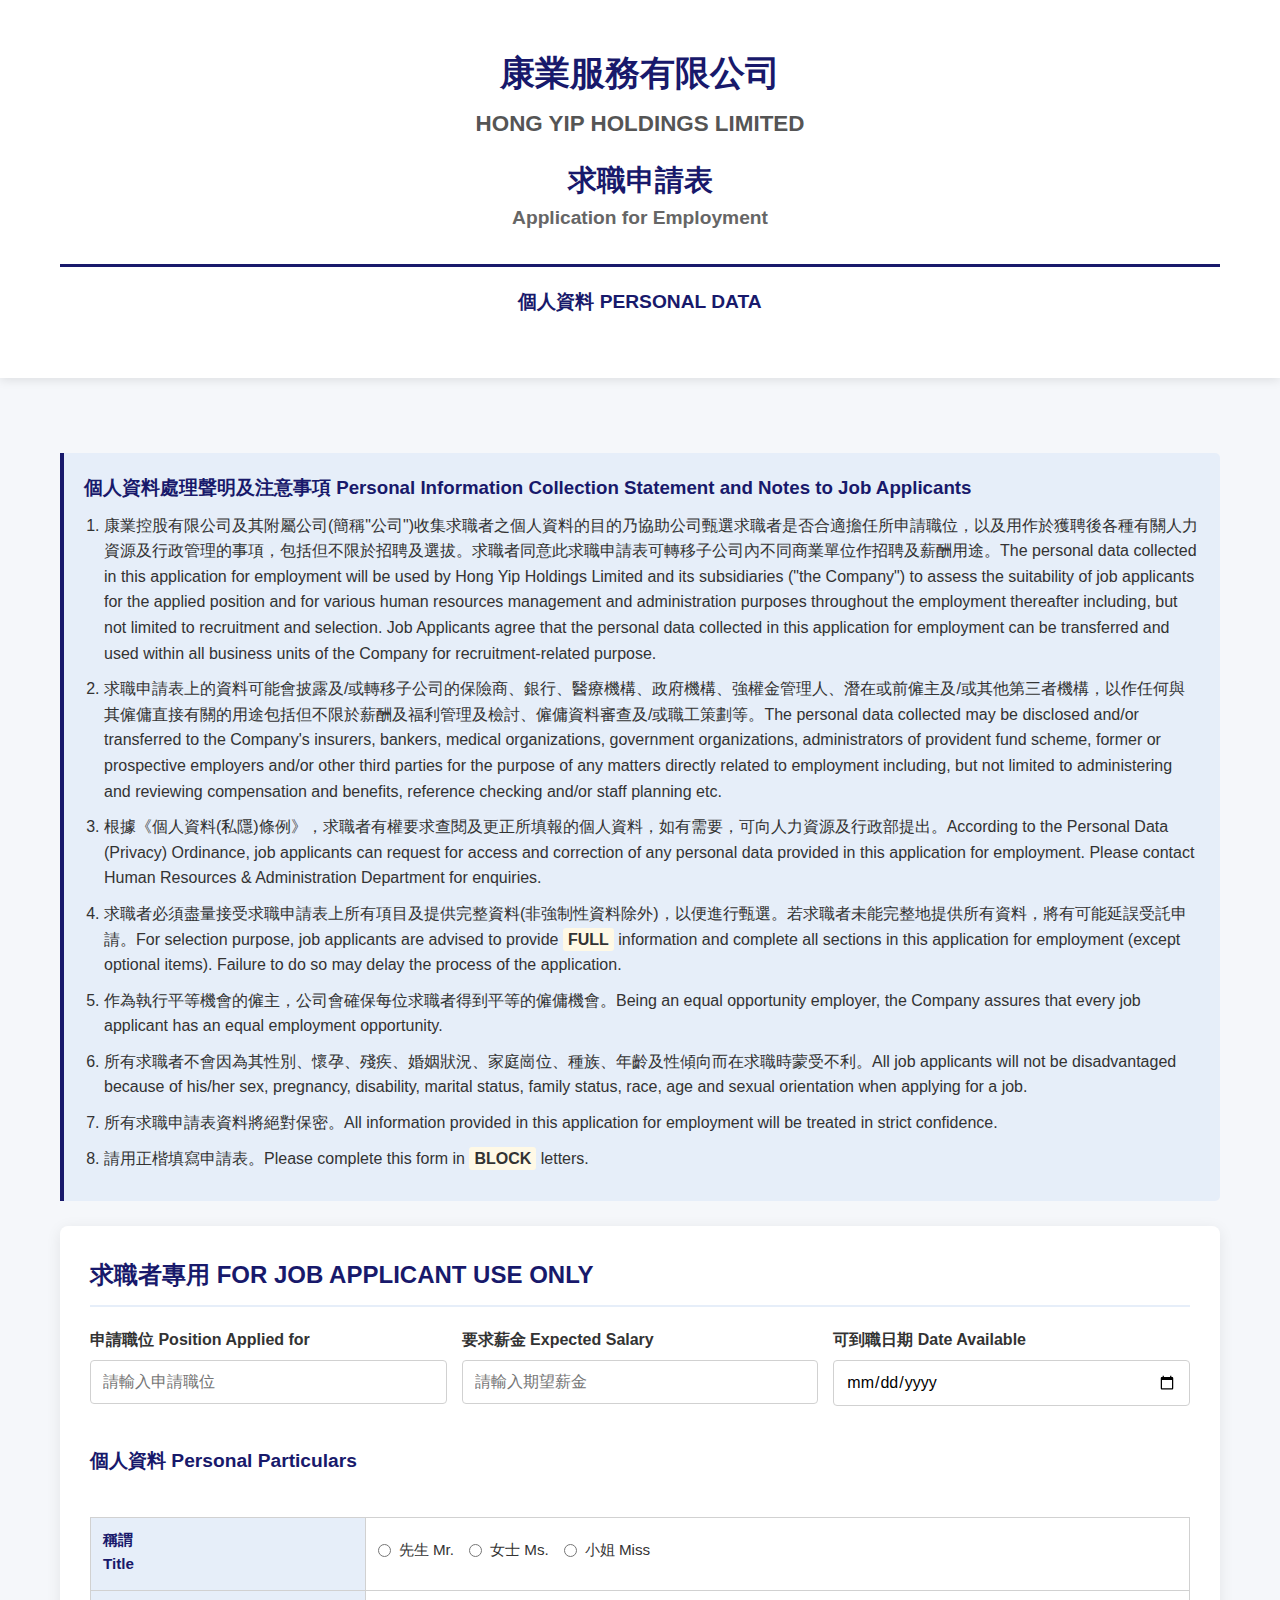
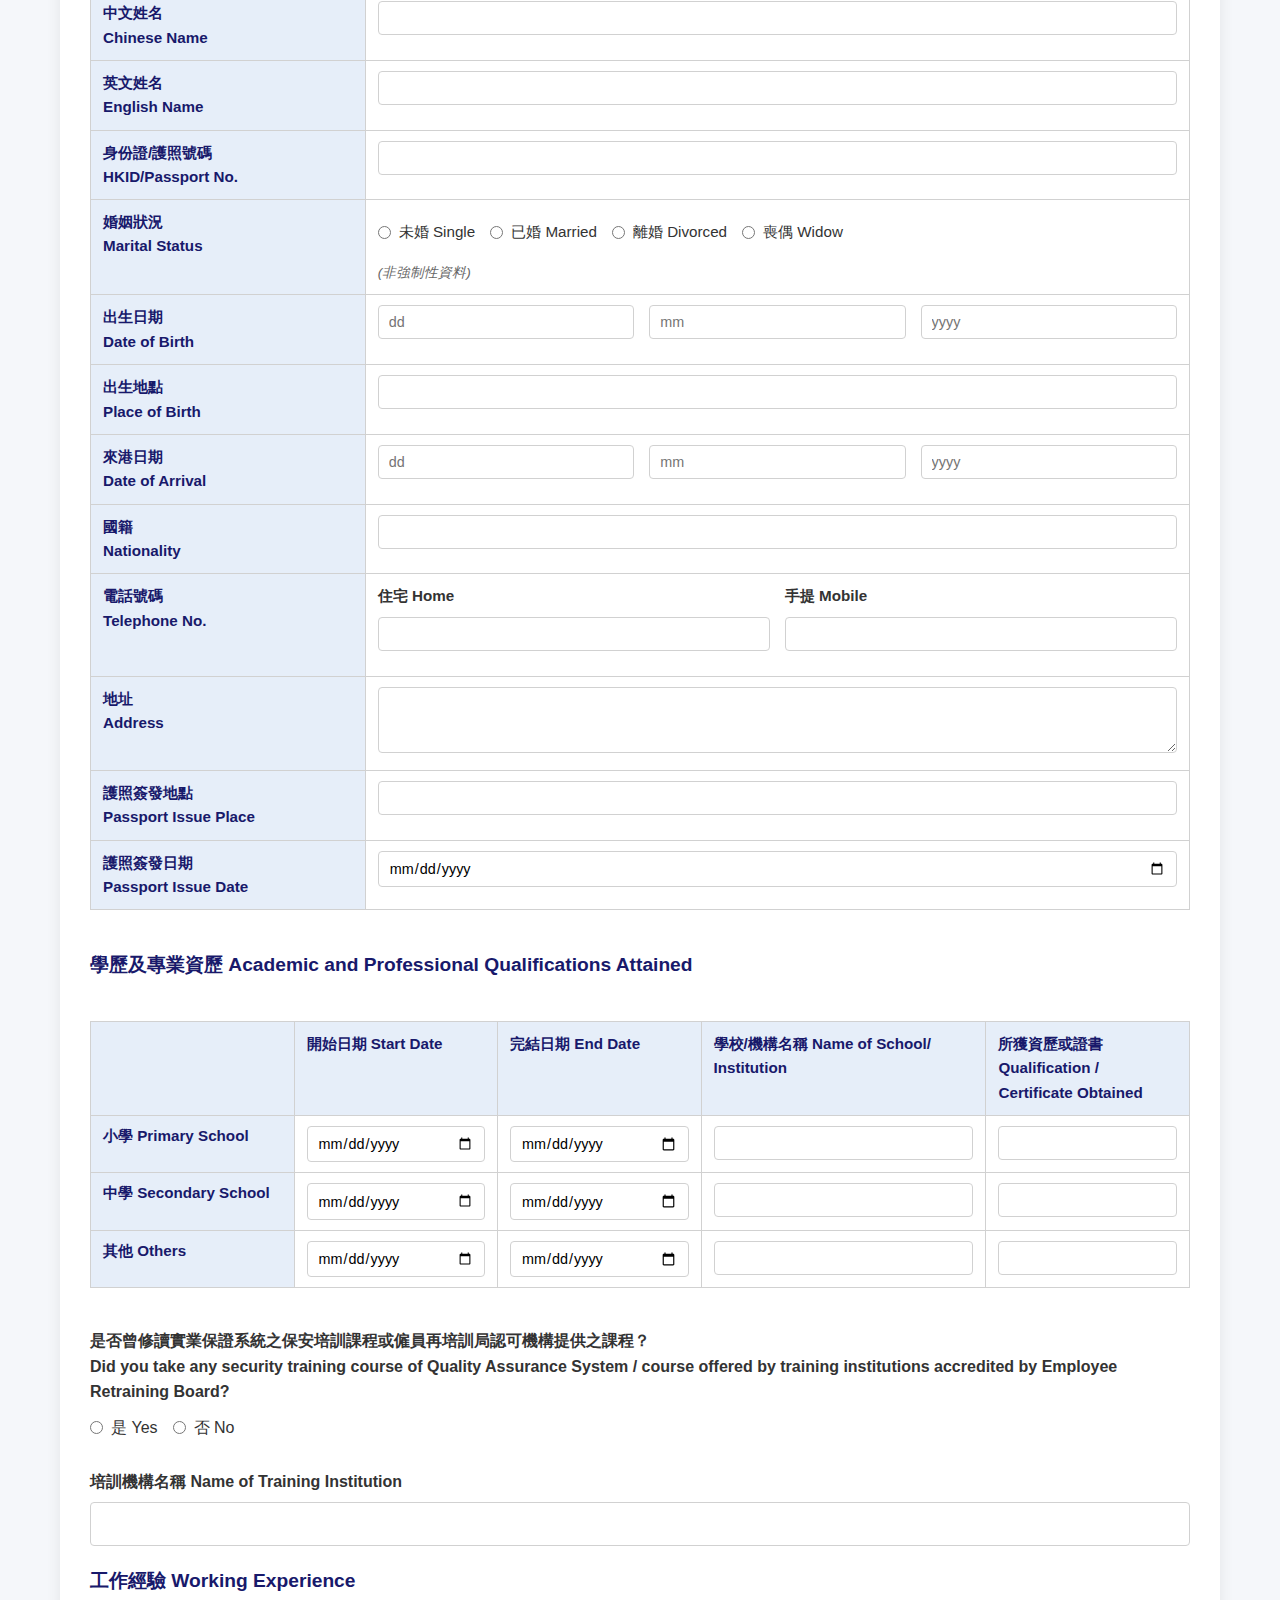
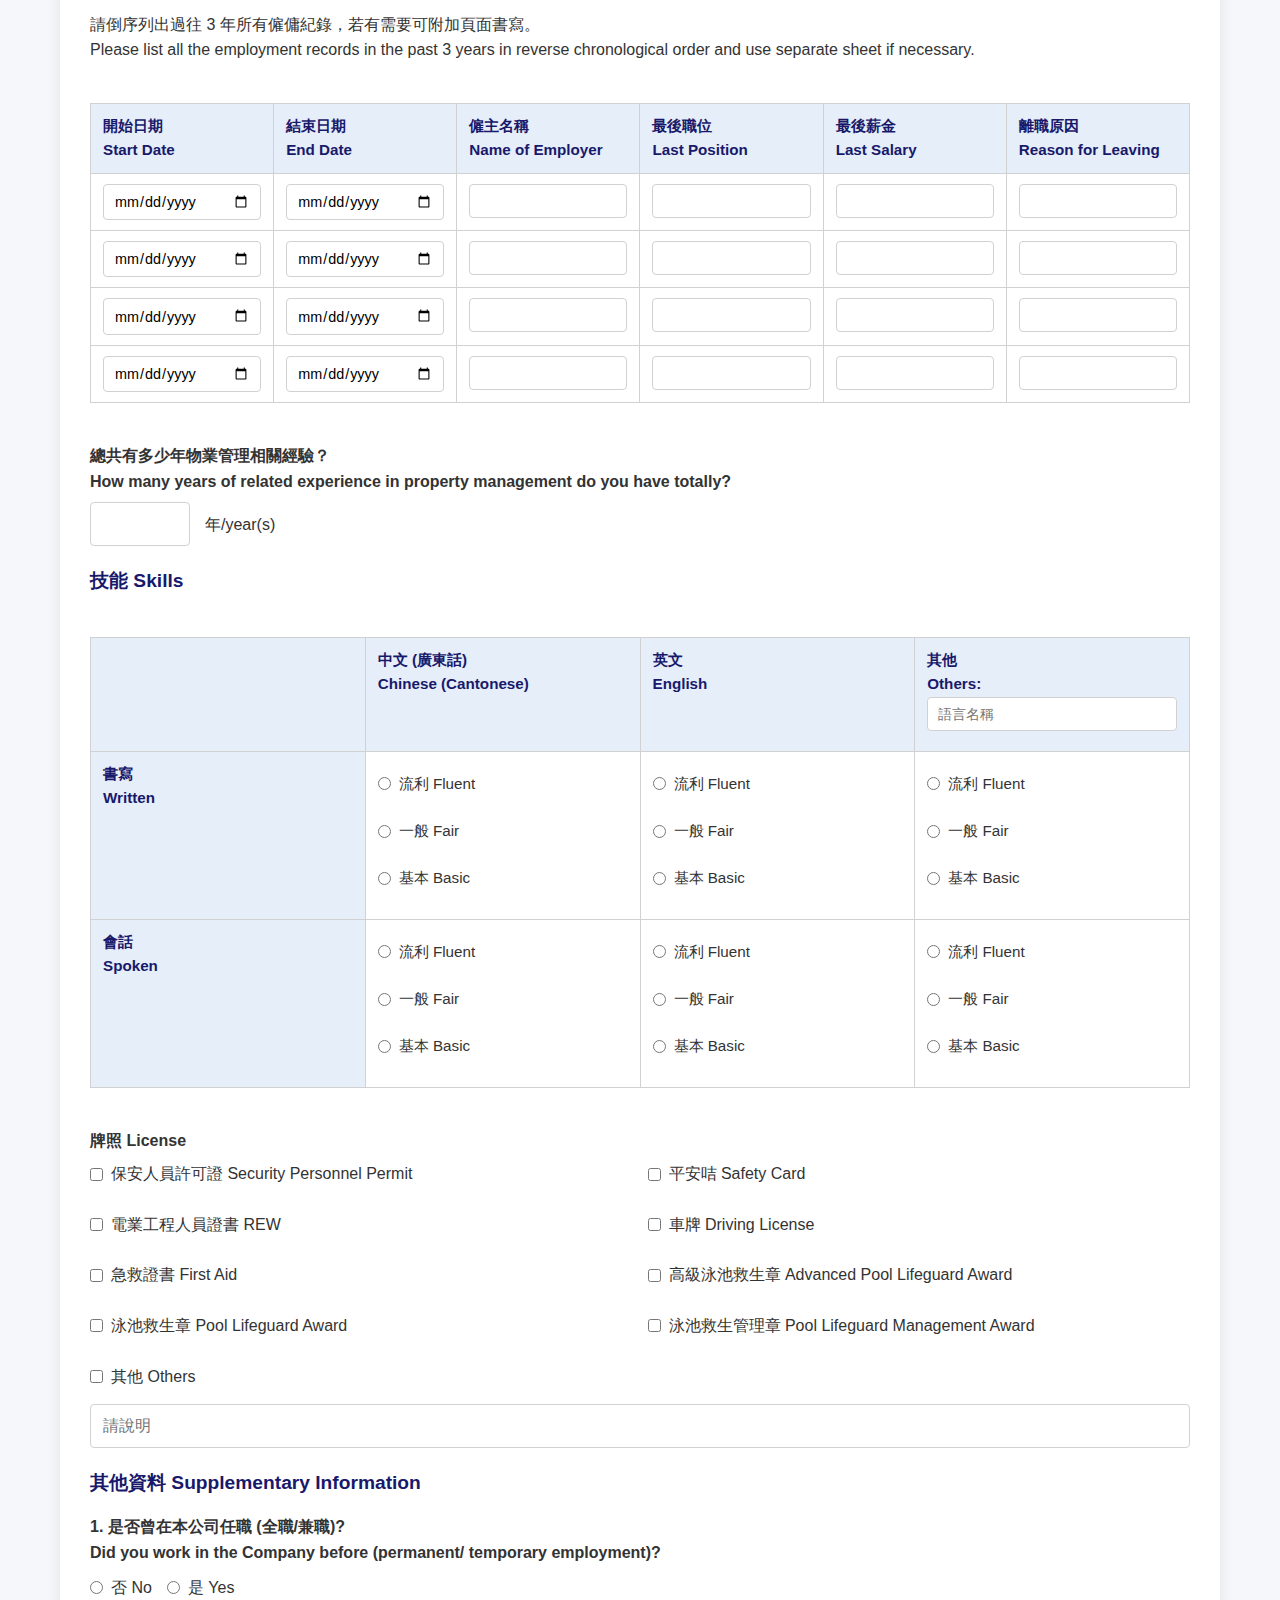
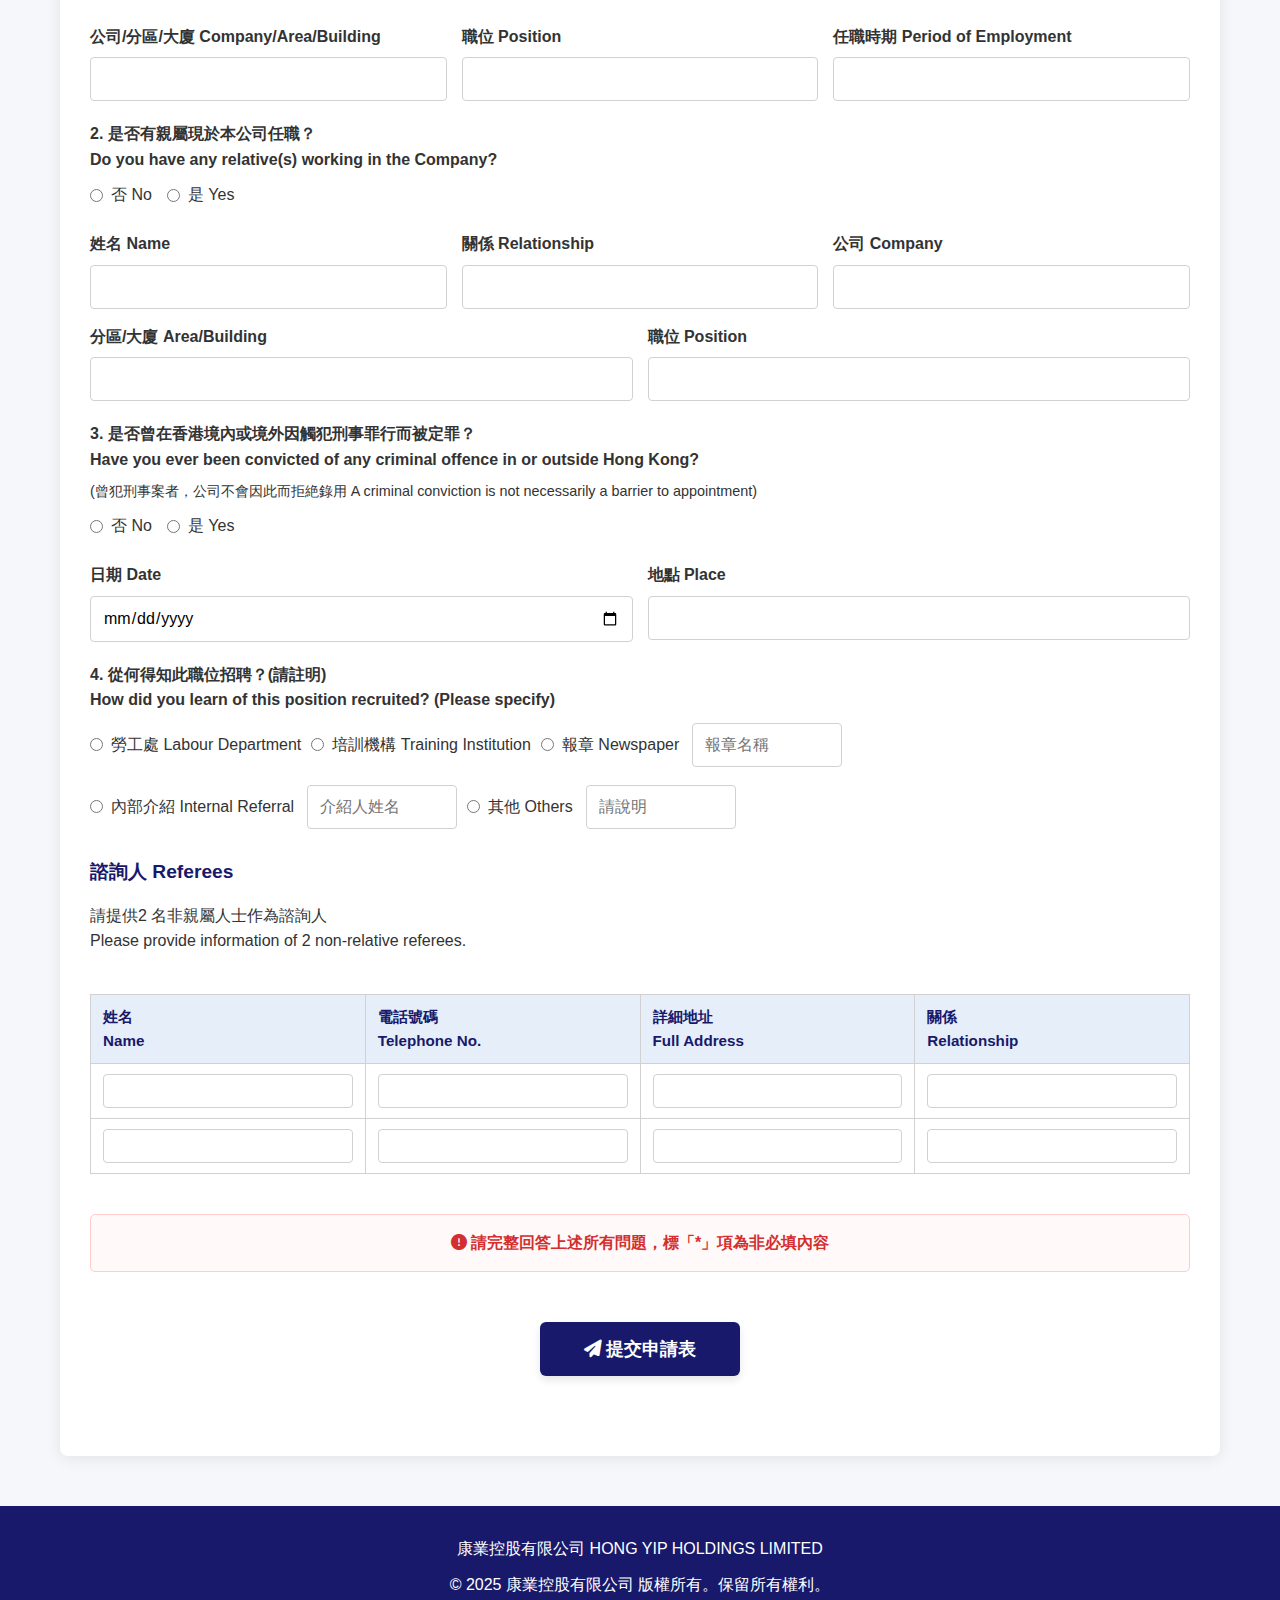
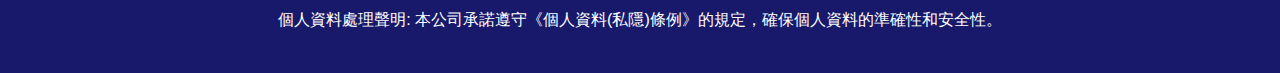
<file: hy.html>
<!DOCTYPE html>
<html lang="zh-Hant">
<head>
    <meta charset="UTF-8">
    <meta name="viewport" content="width=device-width, initial-scale=1.0">
    <title>康業服務有限公司 - 求職申請表</title>
    <link rel="stylesheet" href="https://cdnjs.cloudflare.com/ajax/libs/font-awesome/6.4.0/css/all.min.css">
    <link rel="stylesheet" href="form.css">
</head>
<body>
    <!-- 成功提交的覆盖层 -->
    <div class="success-overlay" id="successOverlay">
        <div class="success-modal">
            <div class="success-icon">
                <i class="fas fa-check-circle"></i>
            </div>
            <h2 class="success-title">申請表提交成功！</h2>
            <p class="success-message">
                您的求職申請表已成功提交並轉換為Excel文件。我們將盡快處理您的申請。
            </p>
            <div class="success-details" id="successDetails">
                <h4><i class="fas fa-info-circle"></i> 提交詳情</h4>
                <p><strong>提交時間：</strong><span id="submissionTime"></span></p>
                <p><strong>申請人：</strong><span id="applicantName"></span></p>
                <p><strong>申請職位：</strong><span id="appliedPosition"></span></p>
                <p><strong>文件狀態：</strong><span style="color: var(--success-color);">已成功生成Excel文件</span></p>
            </div>
            <div class="loading-spinner" id="loadingSpinner">
                <div class="spinner"></div>
                <p>正在處理您的申請...</p>
            </div>
            <div>
                <button class="btn-success" id="downloadBtn">
                    <i class="fas fa-download"></i> 下載Excel文件
                </button>
                <button class="btn-secondary" id="newApplicationBtn">
                    <i class="fas fa-plus"></i> 填寫新申請
                </button>
                <button class="btn-secondary" id="closeModalBtn">
                    <i class="fas fa-times"></i> 關閉
                </button>
            </div>
        </div>
    </div>

    <header>
        <div class="container">
            <div class="company-header">
                <div class="company-name">康業服務有限公司</div>
                <div class="company-name-en">HONG YIP HOLDINGS LIMITED</div>
                <div class="form-title">求職申請表</div>
                <div class="form-title-en">Application for Employment</div>
            </div>
            <p class="section-subtitle">個人資料 PERSONAL DATA</p>
        </div>
    </header>

    <div class="container">
        <!-- 提交状态显示 -->
        <div class="submission-status" id="submissionStatus">
            <i class="fas fa-check-circle"></i> 申請表已成功提交
        </div>

        <div class="notes-box">
            <h3>個人資料處理聲明及注意事項 Personal Information Collection Statement and Notes to Job Applicants</h3>
            <ol class="notes-list">
                <li>康業控股有限公司及其附屬公司(簡稱"公司")收集求職者之個人資料的目的乃協助公司甄選求職者是否合適擔任所申請職位，以及用作於獲聘後各種有關人力資源及行政管理的事項，包括但不限於招聘及選拔。求職者同意此求職申請表可轉移子公司內不同商業單位作招聘及薪酬用途。The personal data collected in this application for employment will be used by Hong Yip Holdings Limited and its subsidiaries ("the Company") to assess the suitability of job applicants for the applied position and for various human resources management and administration purposes throughout the employment thereafter including, but not limited to recruitment and selection. Job Applicants agree that the personal data collected in this application for employment can be transferred and used within all business units of the Company for recruitment-related purpose.</li>
                <li>求職申請表上的資料可能會披露及/或轉移子公司的保險商、銀行、醫療機構、政府機構、強權金管理人、潛在或前僱主及/或其他第三者機構，以作任何與其僱傭直接有關的用途包括但不限於薪酬及福利管理及檢討、僱傭資料審查及/或職工策劃等。The personal data collected may be disclosed and/or transferred to the Company's insurers, bankers, medical organizations, government organizations, administrators of provident fund scheme, former or prospective employers and/or other third parties for the purpose of any matters directly related to employment including, but not limited to administering and reviewing compensation and benefits, reference checking and/or staff planning etc.</li>
                <li>根據《個人資料(私隱)條例》，求職者有權要求查閱及更正所填報的個人資料，如有需要，可向人力資源及行政部提出。According to the Personal Data (Privacy) Ordinance, job applicants can request for access and correction of any personal data provided in this application for employment. Please contact Human Resources & Administration Department for enquiries.</li>
                <li>求職者必須盡量接受求職申請表上所有項目及提供完整資料(非強制性資料除外)，以便進行甄選。若求職者未能完整地提供所有資料，將有可能延誤受託申請。For selection purpose, job applicants are advised to provide <span class="highlight">FULL</span> information and complete all sections in this application for employment (except optional items). Failure to do so may delay the process of the application.</li>
                <li>作為執行平等機會的僱主，公司會確保每位求職者得到平等的僱傭機會。Being an equal opportunity employer, the Company assures that every job applicant has an equal employment opportunity.</li>
                <li>所有求職者不會因為其性別、懷孕、殘疾、婚姻狀況、家庭崗位、種族、年齡及性傾向而在求職時蒙受不利。All job applicants will not be disadvantaged because of his/her sex, pregnancy, disability, marital status, family status, race, age and sexual orientation when applying for a job.</li>
                <li>所有求職申請表資料將絕對保密。All information provided in this application for employment will be treated in strict confidence.</li>
                <li>請用正楷填寫申請表。Please complete this form in <span class="highlight">BLOCK</span> letters.</li>
            </ol>
        </div>

        <form id="applicationForm" class="form-section">
            <h2 class="section-title">求職者專用 FOR JOB APPLICANT USE ONLY</h2>
            
            <div class="form-row">
                <div class="form-col">
                    <div class="form-group">
                        <label class="form-label">申請職位 Position Applied for</label>
                        <input type="text" name="position" class="form-control" placeholder="請輸入申請職位" required>
                        <div class="error-message">此為必填項目</div>
                    </div>
                </div>
                <div class="form-col">
                    <div class="form-group">
                        <label class="form-label">要求薪金 Expected Salary</label>
                        <input type="text" name="salary" class="form-control" placeholder="請輸入期望薪金" required>
                        <div class="error-message">此為必填項目</div>
                    </div>
                </div>
                <div class="form-col">
                    <div class="form-group">
                        <label class="form-label">可到職日期 Date Available</label>
                        <input type="date" name="available_date" class="form-control" required>
                        <div class="error-message">此為必填項目</div>
                    </div>
                </div>
            </div>

            <h3 class="section-subtitle">個人資料 Personal Particulars</h3>
            
            <!-- 修改个人资料表格 -->
            <div class="table-container">
                <table class="form-table">
                    <tr>
                        <th>稱謂<br>Title</th>
                        <td>
                            <div class="radio-group">
                                <label class="radio-option">
                                    <input type="radio" name="title" value="mr" required> 先生 Mr.
                                </label>
                                <label class="radio-option">
                                    <input type="radio" name="title" value="ms"> 女士 Ms.
                                </label>
                                <label class="radio-option">
                                    <input type="radio" name="title" value="miss"> 小姐 Miss
                                </label>
                            </div>
                            <div class="error-message">此為必填項目</div>
                        </td>
                    </tr>
                    <tr>
                        <th>中文姓名<br>Chinese Name</th>
                        <td>
                            <input type="text" name="chinese_name" class="form-control" required>
                            <div class="error-message">此為必填項目</div>
                        </td>
                    </tr>
                    <tr>
                        <th>英文姓名<br>English Name</th>
                        <td>
                            <input type="text" name="english_name" class="form-control" required>
                            <div class="error-message">此為必填項目</div>
                        </td>
                    </tr>
                    <tr>
                        <th>身份證/護照號碼<br>HKID/Passport No.</th>
                        <td>
                            <input type="text" name="id_number" class="form-control" required>
                            <div class="error-message">此為必填項目</div>
                        </td>
                    </tr>
                    <tr>
                        <th>婚姻狀況<br>Marital Status <span class="required"></span></th>
                        <td>
                            <div class="radio-group">
                                <label class="radio-option">
                                    <input type="radio" name="marital_status" value="single"> 未婚 Single
                                </label>
                                <label class="radio-option">
                                    <input type="radio" name="marital_status" value="married"> 已婚 Married
                                </label>
                                <label class="radio-option">
                                    <input type="radio" name="marital_status" value="divorced"> 離婚 Divorced
                                </label>
                                <label class="radio-option">
                                    <input type="radio" name="marital_status" value="widow"> 喪偶 Widow
                                </label>
                            </div>
                            <div class="optional">(非強制性資料)</div>
                        </td>
                    </tr>
                    <tr>
                        <th>出生日期<br>Date of Birth</th>
                        <td>
                            <div class="form-row">
                                <div class="form-col">
                                    <input type="number" name="birth_day" class="form-control" placeholder="dd" min="1" max="31" required>
                                </div>
                                <div class="form-col">
                                    <input type="number" name="birth_month" class="form-control" placeholder="mm" min="1" max="12" required>
                                </div>
                                <div class="form-col">
                                    <input type="number" name="birth_year" class="form-control" placeholder="yyyy" min="1900" max="2023" required>
                                </div>
                            </div>
                            <div class="error-message">此為必填項目</div>
                        </td>
                    </tr>
                    <tr>
                        <th>出生地點<br>Place of Birth</th>
                        <td>
                            <input type="text" name="birth_place" class="form-control" required>
                            <div class="error-message">此為必填項目</div>
                        </td>
                    </tr>
                    <tr>
                        <th>來港日期<br>Date of Arrival</th>
                        <td>
                            <div class="form-row">
                                <div class="form-col">
                                    <input type="number" name="arrival_day" class="form-control" placeholder="dd" min="1" max="31">
                                </div>
                                <div class="form-col">
                                    <input type="number" name="arrival_month" class="form-control" placeholder="mm" min="1" max="12">
                                </div>
                                <div class="form-col">
                                    <input type="number" name="arrival_year" class="form-control" placeholder="yyyy" min="1900" max="2023">
                                </div>
                            </div>
                            <div class="error-message">此為必填項目</div>
                        </td>
                    </tr>
                    <tr>
                        <th>國籍<br>Nationality</th>
                        <td>
                            <input type="text" name="nationality" class="form-control" required>
                            <div class="error-message">此為必填項目</div>
                        </td>
                    </tr>
                    <tr>
                        <th>電話號碼<br>Telephone No.</th>
                        <td>
                            <div class="form-row">
                                <div class="form-col">
                                    <label class="form-label">住宅 Home</label>
                                    <input type="tel" name="home_phone" class="form-control">
                                    <div class="error-message">此為必填項目</div>
                                </div>
                                <div class="form-col">
                                    <label class="form-label">手提 Mobile</label>
                                    <input type="tel" name="mobile_phone" class="form-control" required>
                                    <div class="error-message">此為必填項目</div>
                                </div>
                            </div>
                        </td>
                    </tr>
                    <tr>
                        <th>地址<br>Address</th>
                        <td>
                            <textarea name="address" class="form-control" rows="3" required></textarea>
                            <div class="error-message">此為必填項目</div>
                        </td>
                    </tr>
                    <tr>
                        <th>護照簽發地點<br>Passport Issue Place</th>
                        <td>
                            <input type="text" name="passport_issue_place" class="form-control">
                            <div class="error-message">此為必填項目</div>
                        </td>
                    </tr>
                    <tr>
                        <th>護照簽發日期<br>Passport Issue Date</th>
                        <td>
                            <input type="date" name="passport_issue_date" class="form-control" placeholder="dd-mm-yyyy">
                            <div class="error-message">此為必填項目</div>
                        </td>
                    </tr>
                </table>
            </div>

            <h3 class="section-subtitle">學歷及專業資歷 Academic and Professional Qualifications Attained</h3>
            
            <div class = "table-container">
               
            <table class="form-table">
                <thead>
                    <tr>
                        <th class="form1"></th>
                        <th style="width: 25%">開始日期 Start Date</th>
                        <th style="width: 25%">完結日期 End Date</th>
                        <th style="width: 35%">學校/機構名稱 Name of School/ Institution</th>
                        <th style="width: 25%">所獲資歷或證書 Qualification / Certificate Obtained</th>
                    </tr>
                </thead>
                <tbody>
                    <tr>
                        <td class ="form1" >小學 Primary School</td>
                        <td><input type="date" class="form-control" placeholder="月/年"></td>
                        <td><input type="date" class="form-control" placeholder="月/年"></td>
                        <td><input type="text" class="form-control" ></td>
                        <td><input type="text" class="form-control" ></td>
                    </tr>
                    <tr>
                        <td class ="form1">中學 Secondary School</td>
                        <td><input type="date" class="form-control" placeholder="月/年"></td>
                        <td><input type="date" class="form-control" placeholder="月/年"></td>
                        <td><input type="text" class="form-control" ></td>
                        <td><input type="text" class="form-control" ></td>
                    </tr>
                    <tr>
                        <td class ="form1">其他 Others</td>
                        <td><input type="date" class="form-control" placeholder="月/年"></td>
                        <td><input type="date" class="form-control" placeholder="月/年"></td>
                        <td><input type="text" class="form-control" ></td>
                        <td><input type="text" class="form-control" ></td>
                        
                    </tr>
                </tbody>
            </table>
            </div>

            <div class="form-group" style="margin-top: 20px;">
                <label class="form-label">是否曾修讀實業保證系統之保安培訓課程或僱員再培訓局認可機構提供之課程？<br>Did you take any security training course of Quality Assurance System / course offered by training institutions accredited by Employee Retraining Board?</label>
                <div class="radio-group">
                    <label class="radio-option">
                        <input type="radio" name="training" value="yes" required> 是 Yes
                    </label>
                    <label class="radio-option">
                        <input type="radio" name="training" value="no"> 否 No
                    </label>
                </div>
                <div class="error-message">此為必填項目</div>
            </div>
            
            <div class="form-group">
                <label class="form-label">培訓機構名稱 Name of Training Institution</label>
                <input type="text" class="form-control" required>
                <div class="error-message">此為必填項目</div>
            </div>

            <h3 class="section-subtitle">工作經驗 Working Experience</h3>
            <p>請倒序列出過往 3 年所有僱傭紀錄，若有需要可附加頁面書寫。<br>Please list all the employment records in the past 3 years in reverse chronological order and use separate sheet if necessary.</p>
            
            <!-- 修改工作经验表格 -->
            <div class="table-container">
                <table class="form-table">
                    <thead>
                        <tr>
                            <th>開始日期<br>Start Date</th>
                            <th>結束日期<br>End Date</th>
                            <th>僱主名稱<br>Name of Employer</th>
                            <th>最後職位<br>Last Position</th>
                            <th>最後薪金<br>Last Salary</th>
                            <th>離職原因<br>Reason for Leaving</th>
                        </tr>
                    </thead>
                    <tbody>
                        <tr>
                            <td><input type="date" name = "start_date_1" class="form-control" placeholder="月(mm)/年(yyyy) "></td>
                            <td><input type="date" name = "end_date_1" class="form-control" placeholder="月(mm)/年(yyyy) "></td>
                            <td><input type="text" name = "employer_name_1" class="form-control" ></td>
                            <td><input type="text" name = "last_position_1" class="form-control" ></td>
                            <td><input type="text" name = "last_salary_1" class="form-control" ></td>
                            <td><input type="text" name = "reason_for_leaving_1" class="form-control" ></td>
                        </tr>
                        <tr>
                            <td><input type="date" name = "start_date" class="form-control" placeholder="月(mm)/年(yyyy) "></td>
                            <td><input type="date" name = "end_date" class="form-control" placeholder="月(mm)/年(yyyy) "></td>
                            <td><input type="text" name = "employer_name" class="form-control" ></td>
                            <td><input type="text" name = "last_position" class="form-control" ></td>
                            <td><input type="text" name = "last_salary" class="form-control" ></td>
                            <td><input type="text" name = "reason_for_leaving" class="form-control" ></td>
                        </tr>
                        <tr>
                            <td><input type="date" name = "start_date" class="form-control" placeholder="月(mm)/年(yyyy) "></td>
                            <td><input type="date" name = "end_date" class="form-control" placeholder="月(mm)/年(yyyy) "></td>
                            <td><input type="text" name = "employer_name" class="form-control" ></td>
                            <td><input type="text" name = "last_position" class="form-control" ></td>
                            <td><input type="text" name = "last_salary" class="form-control" ></td>
                            <td><input type="text" name = "reason_for_leaving" class="form-control" ></td>
                        </tr>
                        <tr>
                            <td><input type="date" name = "start_date" class="form-control" placeholder="月(mm)/年(yyyy) "></td>
                            <td><input type="date" name = "end_date" class="form-control" placeholder="月(mm)/年(yyyy) "></td>
                            <td><input type="text" name = "employer_name" class="form-control" ></td>
                            <td><input type="text" name = "last_position" class="form-control" ></td>
                            <td><input type="text" name = "last_salary" class="form-control" ></td>
                            <td><input type="text" name = "reason_for_leaving" class="form-control" ></td>
                    </tr>
                    </tbody>
                </table>
            </div>
            
            <div class="form-group" style="margin-top: 20px;">
                <label class="form-label">總共有多少年物業管理相關經驗？<br>How many years of related experience in property management do you have totally?</label>
                <div class="form-row" style="align-items: center;">
                    <div class="form-col" style="max-width: 100px;">
                        <input type="number" class="form-control" min="0" required>
                    </div>
                    <div>年/year(s)</div>
                </div>
                <div class="error-message">此為必填項目</div>
            </div>

            <h3 class="section-subtitle">技能 Skills</h3>
            
            <!-- 修改语言能力表格 -->
            <div class="table-container">
                <table class="form-table">
                    <thead>
                        <tr>
                            <th></th>
                            <th>中文 (廣東話)<br>Chinese (Cantonese)</th>
                            <th>英文<br>English</th>
                            <th>其他<br>Others: <input type="text" class="form-control" placeholder="語言名稱" style="margin-bottom: 10px;"></th>
                        </tr>
                    </thead>
                    <tbody>
                        <tr>
                            <th>書寫<br>Written</th>
                            <td>
                                <div class="radio-group" style="flex-direction: column;">
                                    <label class="radio-option">
                                        <input type="radio" name="written_cn" value="fluent" required> 流利 Fluent
                                    </label>
                                    <label class="radio-option">
                                        <input type="radio" name="written_cn" value="fair"> 一般 Fair
                                    </label>
                                    <label class="radio-option">
                                        <input type="radio" name="written_cn" value="basic"> 基本 Basic
                                    </label>
                                </div>
                                <div class="error-message">此為必填項目</div>
                            </td>
                            <td>
                                <div class="radio-group" style="flex-direction: column;">
                                    <label class="radio-option">
                                        <input type="radio" name="written_en" value="fluent" required> 流利 Fluent
                                    </label>
                                    <label class="radio-option">
                                        <input type="radio" name="written_en" value="fair"> 一般 Fair
                                    </label>
                                    <label class="radio-option">
                                        <input type="radio" name="written_en" value="basic"> 基本 Basic
                                    </label>
                                </div>
                                <div class="error-message">此為必填項目</div>
                            </td>
                            <td>
                                <div class="radio-group" style="flex-direction: column;">
                                    <label class="radio-option">
                                        <input type="radio" name="written_other" value="fluent" > 流利 Fluent
                                    </label>
                                    <label class="radio-option">
                                        <input type="radio" name="written_other" value="fair"> 一般 Fair
                                    </label>
                                    <label class="radio-option">
                                        <input type="radio" name="written_other" value="basic"> 基本 Basic
                                    </label>
                                </div>
                                <div class="error-message">此為必填項目</div>
                            </td>
                        </tr>
                        <tr>
                            <th>會話<br>Spoken</th>
                            <td>
                                <div class="radio-group" style="flex-direction: column;">
                                    <label class="radio-option">
                                        <input type="radio" name="spoken_cn" value="fluent" required> 流利 Fluent
                                    </label>
                                    <label class="radio-option">
                                        <input type="radio" name="spoken_cn" value="fair"> 一般 Fair
                                    </label>
                                    <label class="radio-option">
                                        <input type="radio" name="spoken_cn" value="basic"> 基本 Basic
                                    </label>
                                </div>
                                <div class="error-message">此為必填項目</div>
                            </td>
                            <td>
                                <div class="radio-group" style="flex-direction: column;">
                                    <label class="radio-option">
                                        <input type="radio" name="spoken_en" value="fluent" required> 流利 Fluent
                                    </label>
                                    <label class="radio-option">
                                        <input type="radio" name="spoken_en" value="fair"> 一般 Fair
                                    </label>
                                    <label class="radio-option">
                                        <input type="radio" name="spoken_en" value="basic"> 基本 Basic
                                    </label>
                                </div>
                                <div class="error-message">此為必填項目</div>
                            </td>
                            <td>
                                <div class="radio-group" style="flex-direction: column;">
                                    <label class="radio-option">
                                        <input type="radio" name="spoken_other" value="fluent" > 流利 Fluent
                                    </label>
                                    <label class="radio-option">
                                        <input type="radio" name="spoken_other" value="fair"> 一般 Fair
                                    </label>
                                    <label class="radio-option">
                                        <input type="radio" name="spoken_other" value="basic"> 基本 Basic
                                    </label>
                                </div>
                                <div class="error-message">此為必填項目</div>
                            </td>
                        </tr>
                    </tbody>
                </table>
            </div>
            
            <div class="form-group">
                <label class="form-label">牌照 License</label>
                <div class="form-row">
                    <div class="form-col">
                        <label class="checkbox-option">
                            <input type="checkbox"> 保安人員許可證 Security Personnel Permit
                        </label>
                    </div>
                    <div class="form-col">
                        <label class="checkbox-option">
                            <input type="checkbox"> 平安咭 Safety Card
                        </label>
                    </div>
                </div>
                <div class="form-row">
                    <div class="form-col">
                        <label class="checkbox-option">
                            <input type="checkbox"> 電業工程人員證書 REW
                        </label>
                    </div>
                    <div class="form-col">
                        <label class="checkbox-option">
                            <input type="checkbox"> 車牌 Driving License
                        </label>
                    </div>
                </div>
                <div class="form-row">
                    <div class="form-col">
                        <label class="checkbox-option">
                            <input type="checkbox"> 急救證書 First Aid
                        </label>
                    </div>
                    <div class="form-col">
                        <label class="checkbox-option">
                            <input type="checkbox"> 高級泳池救生章 Advanced Pool Lifeguard Award
                        </label>
                    </div>
                </div>
                <div class="form-row">
                    <div class="form-col">
                        <label class="checkbox-option">
                            <input type="checkbox"> 泳池救生章 Pool Lifeguard Award
                        </label>
                    </div>
                    <div class="form-col">
                        <label class="checkbox-option">
                            <input type="checkbox"> 泳池救生管理章 Pool Lifeguard Management Award
                        </label>
                    </div>
                </div>
                <div class="form-row">
                    <div class="form-col">
                        <label class="checkbox-option">
                            <input type="checkbox"> 其他 Others
                        </label>
                        <input type="text" class="form-control" placeholder="請說明" style="margin-top: 5px;" >
                        <div class="error-message">此為必填項目</div>
                    </div>
                </div>
            </div>

            <h3 class="section-subtitle">其他資料 Supplementary Information</h3>
            
            <div class="form-group">
                <label class="form-label">1. 是否曾在本公司任職 (全職/兼職)?<br>Did you work in the Company before (permanent/ temporary employment)?</label>
                <div class="radio-group">
                    <label class="radio-option">
                        <input type="radio" name="previous_employment" value="no" required> 否 No
                    </label>
                    <label class="radio-option">
                        <input type="radio" name="previous_employment" value="yes"> 是 Yes
                    </label>
                </div>
                <div class="error-message">此為必填項目</div>
                
                <div class="form-row" style="margin-top: 15px;">
                    <div class="form-col">
                        <label class="form-label">公司/分區/大廈 Company/Area/Building</label>
                        <input type="text" class="form-control">
                        <div class="error-message">此為必填項目</div>
                    </div>
                    <div class="form-col">
                        <label class="form-label">職位 Position</label>
                        <input type="text" class="form-control">
                        <div class="error-message">此為必填項目</div>
                    </div>
                    <div class="form-col">
                        <label class="form-label">任職時期 Period of Employment</label>
                        <input type="text" class="form-control">
                        <div class="error-message">此為必填項目</div>
                    </div>
                </div>
            </div>
            
            <div class="form-group">
                <label class="form-label">2. 是否有親屬現於本公司任職？<br>Do you have any relative(s) working in the Company?</label>
                <div class="radio-group">
                    <label class="radio-option">
                        <input type="radio" name="relative_employment" value="no" required> 否 No
                    </label>
                    <label class="radio-option">
                        <input type="radio" name="relative_employment" value="yes"> 是 Yes
                    </label>
                </div>
                <div class="error-message">此為必填項目</div>
                
                <div class="form-row" style="margin-top: 15px;">
                    <div class="form-col">
                        <label class="form-label">姓名 Name</label>
                        <input type="text" class="form-control" >
                        <div class="error-message">此為必填項目</div>
                    </div>
                    <div class="form-col">
                        <label class="form-label">關係 Relationship</label>
                        <input type="text" class="form-control" >
                        <div class="error-message">此為必填項目</div>
                    </div>
                    <div class="form-col">
                        <label class="form-label">公司 Company</label>
                        <input type="text" class="form-control" >
                        <div class="error-message">此為必填項目</div>
                    </div>
                </div>
                <div class="form-row">
                    <div class="form-col">
                        <label class="form-label">分區/大廈 Area/Building</label>
                        <input type="text" class="form-control" >
                        <div class="error-message">此為必填項目</div>
                    </div>
                    <div class="form-col">
                        <label class="form-label">職位 Position</label>
                        <input type="text" class="form-control" >
                        <div class="error-message">此為必填項目</div>
                    </div>
                </div>
            </div>
            
            <div class="form-group">
                <label class="form-label">3. 是否曾在香港境內或境外因觸犯刑事罪行而被定罪？<br>Have you ever been convicted of any criminal offence in or outside Hong Kong?</label>
                <p style="font-size: 0.9rem; margin-bottom: 10px;">(曾犯刑事案者，公司不會因此而拒絶錄用 A criminal conviction is not necessarily a barrier to appointment)</p>
                <div class="radio-group">
                    <label class="radio-option">
                        <input type="radio" name="criminal_record" value="no" required> 否 No
                    </label>
                    <label class="radio-option">
                        <input type="radio" name="criminal_record" value="yes"> 是 Yes
                    </label>
                </div>
                <div class="error-message">此為必填項目</div>
                
                <div class="form-row" style="margin-top: 15px;">
                    <div class="form-col">
                        <label class="form-label">日期 Date</label>
                        <input type="date" class="form-control" placeholder = "dd-mm-yyyy">
                        <div class="error-message">此為必填項目</div>
                    </div>
                    <div class="form-col">
                        <label class="form-label">地點 Place</label>
                        <input type="text" class="form-control">
                        <div class="error-message">此為必填項目</div>
                    </div>
                </div>
            </div>
            
            <div class="form-group">
                <label class="form-label">4. 從何得知此職位招聘？(請註明)<br>How did you learn of this position recruited? (Please specify)</label>
                <div class="radio-group" style="flex-wrap: wrap; gap: 10px; margin-bottom: 15px;">
                    <label class="radio-option">
                        <input type="radio" name="source" value="labour" required> 勞工處 Labour Department
                    </label>
                    <label class="radio-option">
                        <input type="radio" name="source" value="training"> 培訓機構 Training Institution
                    </label>
                    <label class="radio-option">
                        <input type="radio" name="source" value="newspaper"> 報章 Newspaper
                        <input type="text" class="form-control" placeholder="報章名稱" style="width: 150px; display: inline-block; margin-left: 5px;" >
                    </label>
                    <label class="radio-option">
                        <input type="radio" name="source" value="referral"> 內部介紹 Internal Referral
                        <input type="text" class="form-control" placeholder="介紹人姓名" style="width: 150px; display: inline-block; margin-left: 5px;" >
                    </label>
                    <label class="radio-option">
                        <input type="radio" name="source" value="others"> 其他 Others
                        <input type="text" class="form-control" placeholder="請說明" style="width: 150px; display: inline-block; margin-left: 5px;" >
                    </label>
                </div>
                <div class="error-message">此為必填項目</div>
            </div>

            <h3 class="section-subtitle">諮詢人 Referees</h3>
            <p>請提供2 名非親屬人士作為諮詢人<br>Please provide information of 2 non-relative referees.</p>
            
            <!-- 修改咨询人表格 -->
            <div class="table-container">
                <table class="form-table">
                    <thead>
                        <tr>
                            <th>姓名<br>Name</th>
                            <th>電話號碼<br>Telephone No.</th>
                            <th>詳細地址<br>Full Address</th>
                            <th>關係<br>Relationship</th>
                        </tr>
                    </thead>
                    <tbody>
                        <tr>
                            <td><input type="text" class="form-control" required></td>
                            <td><input type="tel" class="form-control" required></td>
                            <td><input type="text" class="form-control" required></td>
                            <td><input type="text" class="form-control" required></td>
                        </tr>
                        <tr>
                            <td><input type="text" class="form-control" required></td>
                            <td><input type="tel" class="form-control" required></td>
                            <td><input type="text" class="form-control" required></td>
                            <td><input type="text" class="form-control" required></td>
                        </tr>
                    </tbody>
                </table>
            </div>

            <!-- 其他表格行保持不变... -->
            </table>

            <!-- 其他表单内容保持不变... -->

            <div class="mandatory-note">
                <i class="fas fa-exclamation-circle"></i> 請完整回答上述所有問題，標「*」項為非必填內容
            </div>
            
            <div class="btn-container">
                <button type="submit" class="btn" id="submitBtn">
                    <i class="fas fa-paper-plane"></i> 提交申請表
                </button>
            </div>
        </form>
    </div>
    
    <footer>
        <div class="footer-content">
            <p>康業控股有限公司 HONG YIP HOLDINGS LIMITED</p>
            <p>© 2025 康業控股有限公司 版權所有。保留所有權利。</p>
            <p>個人資料處理聲明: 本公司承諾遵守《個人資料(私隱)條例》的規定，確保個人資料的準確性和安全性。</p>
        </div>
    </footer>

    <script>
        document.addEventListener('DOMContentLoaded', function() {
            const form = document.getElementById('applicationForm');
            const submitBtn = document.getElementById('submitBtn');
            const successOverlay = document.getElementById('successOverlay');
            const loadingSpinner = document.getElementById('loadingSpinner');
            const successDetails = document.getElementById('successDetails');
            const submissionStatus = document.getElementById('submissionStatus');
            
            let downloadUrl = null;
            let submissionData = null;
            
            // 表单提交处理
            form.addEventListener('submit', function(e) {
                e.preventDefault();
                
                // 验证表单
                if (!validateForm()) {
                    return;
                }
                
                // 显示加载状态
                showLoadingState();
                
                // 收集表单数据
                const formData = collectFormData();
                
                // 提交表单
                submitForm(formData);
            });
            
            // 验证表单
            function validateForm() {
                // 重置所有错误状态
                form.querySelectorAll('.validation-error').forEach(el => {
                    el.classList.remove('validation-error');
                });
                form.querySelectorAll('.error-message').forEach(el => {
                    el.style.display = 'none';
                });
                
                // 验证所有必填项
                const requiredFields = form.querySelectorAll('[required]');
                let firstInvalid = null;
                let isValid = true;
                
                requiredFields.forEach(field => {
                    // 特殊处理单选按钮组
                    if (field.type === 'radio') {
                        const groupName = field.name;
                        const group = form.querySelectorAll(`input[name="${groupName}"]`);
                        const isChecked = Array.from(group).some(radio => radio.checked);
                        
                        if (!isChecked) {
                            if (!firstInvalid) firstInvalid = group[0];
                            const errorMsg = group[0].closest('td')?.querySelector('.error-message');
                            if (errorMsg) errorMsg.style.display = 'block';
                            isValid = false;
                        }
                    }
                    // 处理其他输入类型
                    else if (!field.value.trim()) {
                        if (!firstInvalid) firstInvalid = field;
                        field.classList.add('validation-error');
                        if (field.nextElementSibling?.classList?.contains('error-message')) {
                            field.nextElementSibling.style.display = 'block';
                        }
                        isValid = false;
                    }
                });
                
                if (!isValid) {
                    alert('請填寫所有必填項目');
                    if (firstInvalid) {
                        firstInvalid.scrollIntoView({
                            behavior: 'smooth',
                            block: 'center'
                        });
                    }
                }
                
                return isValid;
            }
            
            // 收集表单数据
            function collectFormData() {
                const formData = new FormData(form);
                
                // 收集教育经历
                const education = [];
                // 这里添加教育经历收集逻辑
                
                // 收集工作经历
                const workExperience = [];
                // 这里添加工作经历收集逻辑
                
                // 收集咨询人信息
                const referees = [];
                // 这里添加咨询人收集逻辑
                
                formData.append('education', JSON.stringify(education));
                formData.append('work_experience', JSON.stringify(workExperience));
                formData.append('referees', JSON.stringify(referees));
                
                return formData;
            }
            
            // 显示加载状态
            function showLoadingState() {
                successOverlay.style.display = 'flex';
                loadingSpinner.style.display = 'block';
                successDetails.style.display = 'none';
                
                // 禁用表单
                form.classList.add('form-disabled');
                submitBtn.disabled = true;
            }
            
            // 提交表单
            function submitForm(formData) {
                fetch('/submit', {
                    method: 'POST',
                    body: formData
                })
                .then(response => {
                    if (response.ok) {
                        return response.blob().then(blob => {
                            // 获取文件名
                            const contentDisposition = response.headers.get('Content-Disposition');
                            let filename = '康業求職申請表.xlsx';
                            if (contentDisposition) {
                                const matches = contentDisposition.match(/filename[^;=\n]*=((['"]).*?\2|[^;\n]*)/);
                                if (matches != null && matches[1]) {
                                    filename = matches[1].replace(/['"]/g, '');
                                }
                            }
                            
                            // 创建下载链接
                            downloadUrl = URL.createObjectURL(blob);
                            
                            // 保存提交数据
                            submissionData = {
                                time: new Date().toLocaleString('zh-TW'),
                                name: formData.get('chinese_name'),
                                position: formData.get('position'),
                                filename: filename
                            };
                            
                            showSuccessState();
                        });
                    } else {
                        throw new Error('提交失败');
                    }
                })
                .catch(error => {
                    console.error('Error:', error);
                    hideLoadingState();
                    alert('提交過程中發生錯誤，請重試。');
                    form.classList.remove('form-disabled');
                    submitBtn.disabled = false;
                });
            }
            
            // 显示成功状态
            function showSuccessState() {
                loadingSpinner.style.display = 'none';
                successDetails.style.display = 'block';
                
                // 填充提交详情
                document.getElementById('submissionTime').textContent = submissionData.time;
                document.getElementById('applicantName').textContent = submissionData.name;
                document.getElementById('appliedPosition').textContent = submissionData.position;
                
                // 显示状态栏
                submissionStatus.style.display = 'block';fan
            }
            
            // 隐藏加载状态
            function hideLoadingState() {
                successOverlay.style.display = 'none';
                loadingSpinner.style.display = 'none';dandaotian
            }
            
            // 下载按钮事件
            document.getElementById('downloadBtn').addEventListener('click', function() {
                if (downloadUrl) {
                    const link = document.createElement('a');
                    link.href = downloadUrl;
                    link.download = submissionData.filename;
                    document.body.appendChild(link);
                    link.click();
                    document.body.removeChild(link);
                }
            });
            
            // 新申请按钮事件
            document.getElementById('newApplicationBtn').addEventListener('click', function() {
                if (confirm('確定要填寫新的申請表嗎？當前數據將被清除。')) {
                    form.reset();
                    form.classList.remove('form-disabled');
                    submitBtn.disabled = false;
                    submissionStatus.style.display = 'none';
                    successOverlay.style.display = 'none';
                    
                    // 清理下载链接
                    if (downloadUrl) {
                        URL.revokeObjectURL(downloadUrl);
                        downloadUrl = null;
                    }
                }
            });
            
            // 关闭模态框按钮事件
            document.getElementById('closeModalBtn').addEventListener('click', function() {
                successOverlay.style.display = 'none';
            });
        });
    </script>
</body>
</html>
</file>
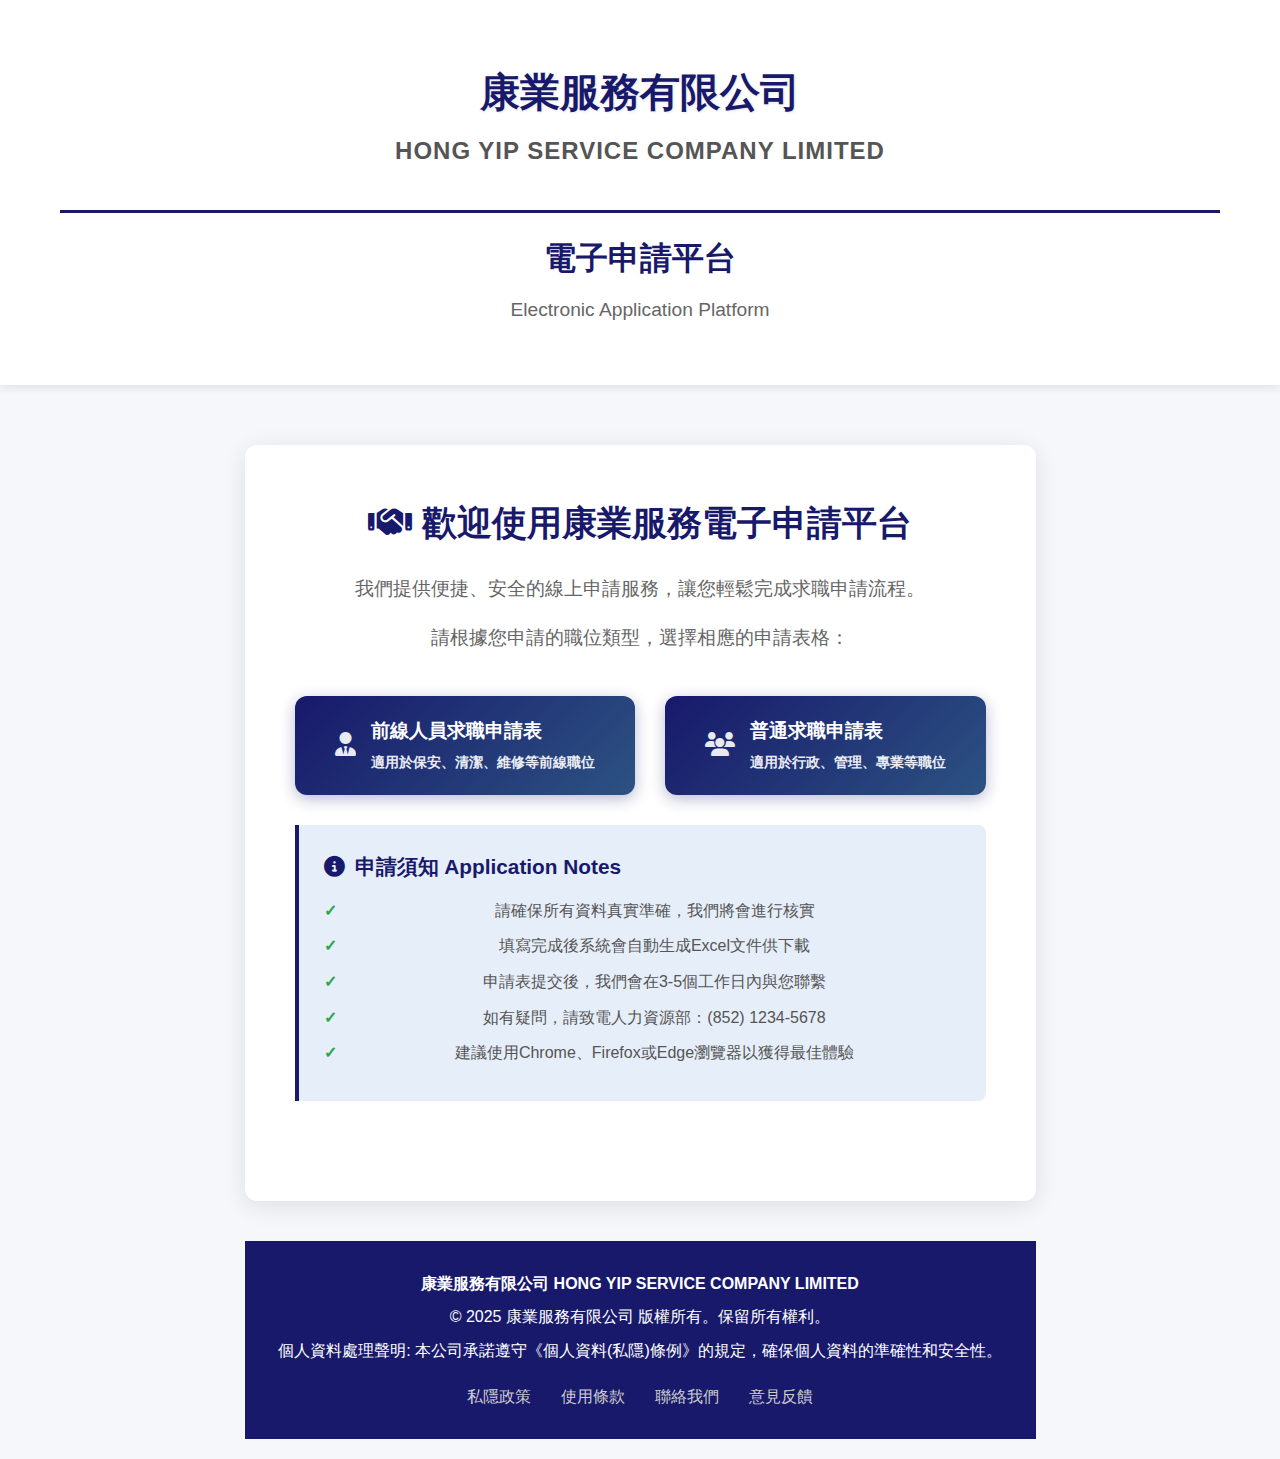
<file: main.html>
<!DOCTYPE html>
<html lang="zh-Hant">
<head>
    <meta charset="UTF-8">
    <meta name="viewport" content="width=device-width, initial-scale=1.0">
    <title>康業服務有限公司電子申請平台</title>
    <link rel="stylesheet" href="https://cdnjs.cloudflare.com/ajax/libs/font-awesome/6.4.0/css/all.min.css">
    <link rel="stylesheet" href="main.css">
</head>
<body>
    <header>
        <div class="container">
            <div class="company-header">
                <div class="company-name">康業服務有限公司</div>
                <div class="company-name-en">HONG YIP SERVICE COMPANY LIMITED</div>
            </div>
            <div class="platform-title">電子申請平台</div>
            <div class="platform-subtitle">Electronic Application Platform</div>
        </div>
    </header>

    <div class="container">
        <div class="main-content">
            <div class="welcome-section">
                <h1 class="welcome-title">
                    <i class="fas fa-handshake"></i>
                    歡迎使用康業服務電子申請平台
                </h1>
                <p class="welcome-description">
                    我們提供便捷、安全的線上申請服務，讓您輕鬆完成求職申請流程。
                </p>
                <p class="welcome-description">
                    請根據您申請的職位類型，選擇相應的申請表格：
                </p>

            <div class="button-section">
                <a href="hy.html" class="application-btn" id="frontlineBtn">
                    <div class="btn-icon">
                        <i class="fas fa-user-tie"></i>
                    </div>
                    <div class="btn-content">
                        <span class="btn-title">前線人員求職申請表</span>
                        <span class="btn-description">適用於保安、清潔、維修等前線職位</span>
                    </div>
                </a>

                <a href="form2.html" class="application-btn" id="generalBtn">
                    <div class="btn-icon">
                        <i class="fas fa-users"></i>
                    </div>
                    <div class="btn-content">
                        <span class="btn-title">普通求職申請表</span>
                        <span class="btn-description">適用於行政、管理、專業等職位</span>
                    </div>
                </a>
            </div>
            <div class="info-section">
                <h3 class="info-title">
                    <i class="fas fa-info-circle"></i>
                    申請須知 Application Notes
                </h3>
                <ul class="info-list">
                    <li>請確保所有資料真實準確，我們將會進行核實</li>
                    <li>填寫完成後系統會自動生成Excel文件供下載</li>
                    <li>申請表提交後，我們會在3-5個工作日內與您聯繫</li>
                    <li>如有疑問，請致電人力資源部：(852) 1234-5678</li>
                    <li>建議使用Chrome、Firefox或Edge瀏覽器以獲得最佳體驗</li>
                </ul>
            </div>
        </div>
    </div>

    <footer>
        <div class="footer-content">
            <p><strong>康業服務有限公司 HONG YIP SERVICE COMPANY LIMITED</strong></p>
            <p>© 2025 康業服務有限公司 版權所有。保留所有權利。</p>
            <p>個人資料處理聲明: 本公司承諾遵守《個人資料(私隱)條例》的規定，確保個人資料的準確性和安全性。</p>
            
            <div class="footer-links">
                <a href="#" class="footer-link">私隱政策</a>
                <a href="#" class="footer-link">使用條款</a>
                <a href="#" class="footer-link">聯絡我們</a>
                <a href="#" class="footer-link">意見反饋</a>
            </div>
        </div>
    </footer>

    <script>
        document.addEventListener('DOMContentLoaded', function() {
            // 按鈕點擊效果
            const buttons = document.querySelectorAll('.application-btn');
            
            buttons.forEach(button => {
                button.addEventListener('click', function(e) {
                    // 添加點擊效果
                    this.style.transform = 'translateY(-1px)';
                    
                    // 添加加載狀態
                    const originalContent = this.innerHTML;
                    this.classList.add('loading');
                    
                    // 延遲跳轉以顯示效果
                    setTimeout(() => {
                        window.location.href = this.href;
                    }, 200);
                    
                    // 阻止默認跳轉，使用自定義跳轉
                    e.preventDefault();
                });
                
                // 鼠標離開時重置效果
                button.addEventListener('mouseleave', function() {
                    this.style.transform = '';
                });
            });

            // 統計數字動畫
        

            function animateNumber(element) {
                const text = element.textContent;
                const number = parseInt(text.replace(/[^0-9]/g, ''));
                const suffix = text.replace(/[0-9]/g, '');
                
                if (number) {
                    let current = 0;
                    const increment = number / 50;
                    const timer = setInterval(() => {
                        current += increment;
                        if (current >= number) {
                            current = number;
                            clearInterval(timer);
                        }
                        element.textContent = Math.floor(current) + suffix;
                    }, 30);
                }
            }

            // 頁面加載完成提示
            console.log('康業服務電子申請平台已加載完成');
        });
    </script>
</body>
</html>
</file>
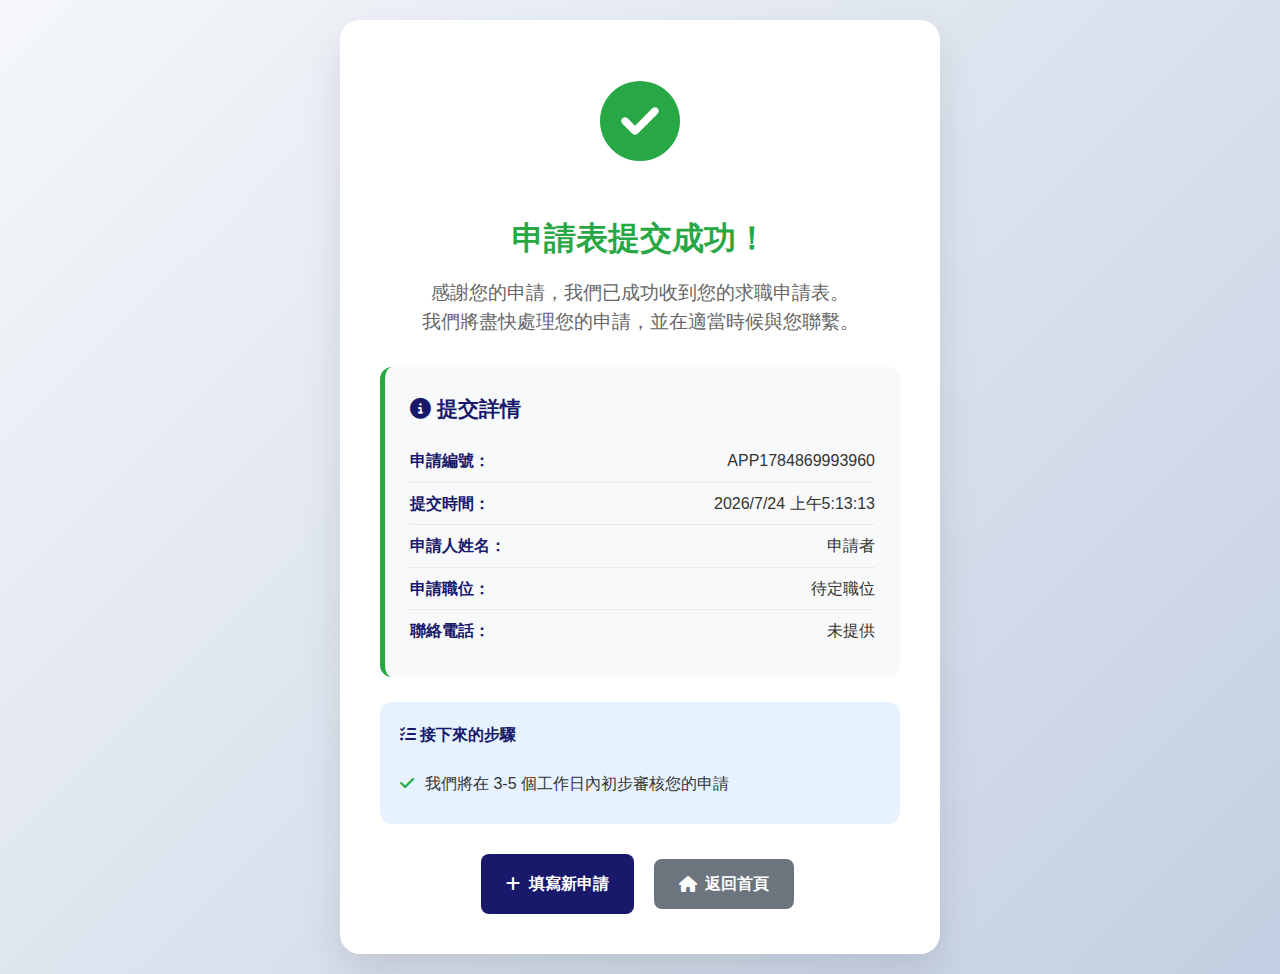
<file: success.html>
<!DOCTYPE html>
<html lang="zh-Hant">
<head>
    <meta charset="UTF-8">
    <meta name="viewport" content="width=device-width, initial-scale=1.0">
    <title>申請提交成功 - 康業服務有限公司</title>
    <link rel="stylesheet" href="https://cdnjs.cloudflare.com/ajax/libs/font-awesome/6.4.0/css/all.min.css">
    <link rel="stylesheet" href="test.css">
    <style>
        /* 成功页面专用样式 */
        .success-page {
            min-height: 100vh;
            display: flex;
            flex-direction: column;
            justify-content: center;
            align-items: center;
            background: linear-gradient(135deg, #f5f7fa 0%, #c3cfe2 100%);
            padding: 20px;
        }
        
        .success-container {
            background: white;
            border-radius: 20px;
            padding: 40px;
            max-width: 600px;
            width: 100%;
            text-align: center;
            box-shadow: 0 20px 40px rgba(0, 0, 0, 0.1);
            animation: slideInUp 0.6s ease-out;
        }
        
        @keyframes slideInUp {
            from {
                transform: translateY(30px);
                opacity: 0;
            }
            to {
                transform: translateY(0);
                opacity: 1;
            }
        }
        
        .success-icon {
            font-size: 5rem;
            color: var(--success-color);
            margin-bottom: 25px;
            animation: bounce 1s ease-in-out;
        }
        
        @keyframes bounce {
            0%, 20%, 50%, 80%, 100% {
                transform: translateY(0);
            }
            40% {
                transform: translateY(-10px);
            }
            60% {
                transform: translateY(-5px);
            }
        }
        
        .success-title {
            font-size: 2rem;
            color: var(--success-color);
            margin-bottom: 15px;
            font-weight: 700;
        }
        
        .success-subtitle {
            font-size: 1.2rem;
            color: #666;
            margin-bottom: 30px;
            line-height: 1.5;
        }
        
        .submission-details {
            background-color: #f8f9fa;
            border-radius: 12px;
            padding: 25px;
            margin: 25px 0;
            text-align: left;
            border-left: 5px solid var(--success-color);
        }
        
        .submission-details h4 {
            color: var(--primary-color);
            margin-bottom: 15px;
            font-size: 1.3rem;
        }
        
        .detail-item {
            display: flex;
            justify-content: space-between;
            padding: 8px 0;
            border-bottom: 1px solid #e9ecef;
        }
        
        .detail-item:last-child {
            border-bottom: none;
        }
        
        .detail-label {
            font-weight: 600;
            color: var(--primary-color);
        }
        
        .detail-value {
            color: var(--text-color);
            font-weight: 500;
        }
        
        .next-steps {
            background-color: #e6f3ff;
            border-radius: 12px;
            padding: 20px;
            margin: 25px 0;
            text-align: left;
        }
        
        .next-steps h4 {
            color: var(--primary-color);
            margin-bottom: 15px;
        }
        
        .next-steps ul {
            list-style: none;
            padding: 0;
        }
        
        .next-steps li {
            padding: 8px 0;
            padding-left: 25px;
            position: relative;
        }
        
        .next-steps li:before {
            content: '\f00c';
            font-family: 'Font Awesome 6 Free';
            font-weight: 900;
            position: absolute;
            left: 0;
            color: var(--success-color);
        }
        
        .action-buttons {
            display: flex;
            gap: 15px;
            justify-content: center;
            margin-top: 30px;
            flex-wrap: wrap;
        }
        
        .btn-action {
            padding: 12px 25px;
            border: none;
            border-radius: 8px;
            font-size: 1rem;
            font-weight: 600;
            cursor: pointer;
            transition: all 0.3s ease;
            text-decoration: none;
            display: inline-flex;
            align-items: center;
            gap: 8px;
        }
        
        .btn-primary {
            background-color: var(--primary-color);
            color: white;
        }
        
        .btn-primary:hover {
            background-color: #0f2a52;
            transform: translateY(-2px);
        }
        
        .btn-secondary {
            background-color: #6c757d;
            color: white;
        }
        
        .btn-secondary:hover {
            background-color: #545b62;
            transform: translateY(-2px);
        }
        
        @media (max-width: 768px) {
            .success-container {
                padding: 30px 20px;
                margin: 10px;
            }
            
            .success-icon {
                font-size: 4rem;
            }
            
            .success-title {
                font-size: 1.6rem;
            }
            
            .success-subtitle {
                font-size: 1.1rem;
            }
            
            .submission-details {
                padding: 20px 15px;
            }
            
            .detail-item {
                flex-direction: column;
                gap: 5px;
            }
            
            .action-buttons {
                flex-direction: column;
            }
            
            .btn-action {
                width: 100%;
                justify-content: center;
                padding: 15px 20px;
            }
        }
    </style>
</head>
<body>
    <div class="success-page">
        <div class="success-container">
            <div class="success-icon">
                <i class="fas fa-check-circle"></i>
            </div>
            
            <h1 class="success-title">申請表提交成功！</h1>
            <p class="success-subtitle">
                感謝您的申請，我們已成功收到您的求職申請表。<br>
                我們將盡快處理您的申請，並在適當時候與您聯繫。
            </p>
            
            <div class="submission-details" id="submissionDetails">
                <h4><i class="fas fa-info-circle"></i> 提交詳情</h4>
                <div class="detail-item">
                    <span class="detail-label">申請編號：</span>
                    <span class="detail-value" id="submissionId">-</span>
                </div>
                <div class="detail-item">
                    <span class="detail-label">提交時間：</span>
                    <span class="detail-value" id="submissionTime">-</span>
                </div>
                <div class="detail-item">
                    <span class="detail-label">申請人姓名：</span>
                    <span class="detail-value" id="applicantName">-</span>
                </div>
                <div class="detail-item">
                    <span class="detail-label">申請職位：</span>
                    <span class="detail-value" id="appliedPosition">-</span>
                </div>
                <div class="detail-item">
                    <span class="detail-label">聯絡電話：</span>
                    <span class="detail-value" id="contactPhone">-</span>
                </div>
            </div>
            
            <div class="next-steps">
                <h4><i class="fas fa-tasks"></i> 接下來的步驟</h4>
                <ul>
                    <li>我們將在 3-5 個工作日內初步審核您的申請</li>
                </ul>
            </div>
            
            <div class="action-buttons">
                <a href="hy.html" class="btn-action btn-primary">
                    <i class="fas fa-plus"></i> 填寫新申請
                </a>
                <a href="index.html" class="btn-action btn-secondary">
                    <i class="fas fa-home"></i> 返回首頁
                </a>
            </div>
        </div>
    </div>
    
    <script>
        document.addEventListener('DOMContentLoaded', function() {
            // 获取提交信息
            const submissionInfo = localStorage.getItem('latestSubmission');
            
            if (submissionInfo) {
                const data = JSON.parse(submissionInfo);
                
                // 填充提交详情
                document.getElementById('submissionId').textContent = data.submissionId;
                document.getElementById('submissionTime').textContent = data.time;
                document.getElementById('applicantName').textContent = data.name + ' (' + data.englishName + ')';
                document.getElementById('appliedPosition').textContent = data.position;
                document.getElementById('contactPhone').textContent = data.mobile;
            } else {
                // 如果没有提交信息，显示默认信息或重定向
                document.getElementById('submissionId').textContent = 'APP' + Date.now();
                document.getElementById('submissionTime').textContent = new Date().toLocaleString('zh-TW');
                document.getElementById('applicantName').textContent = '申請者';
                document.getElementById('appliedPosition').textContent = '待定職位';
                document.getElementById('contactPhone').textContent = '未提供';
            }
            
            // 清理localStorage中的提交信息（可选）
            // localStorage.removeItem('latestSubmission');
        });
    </script>
</body>
</html>
</file>
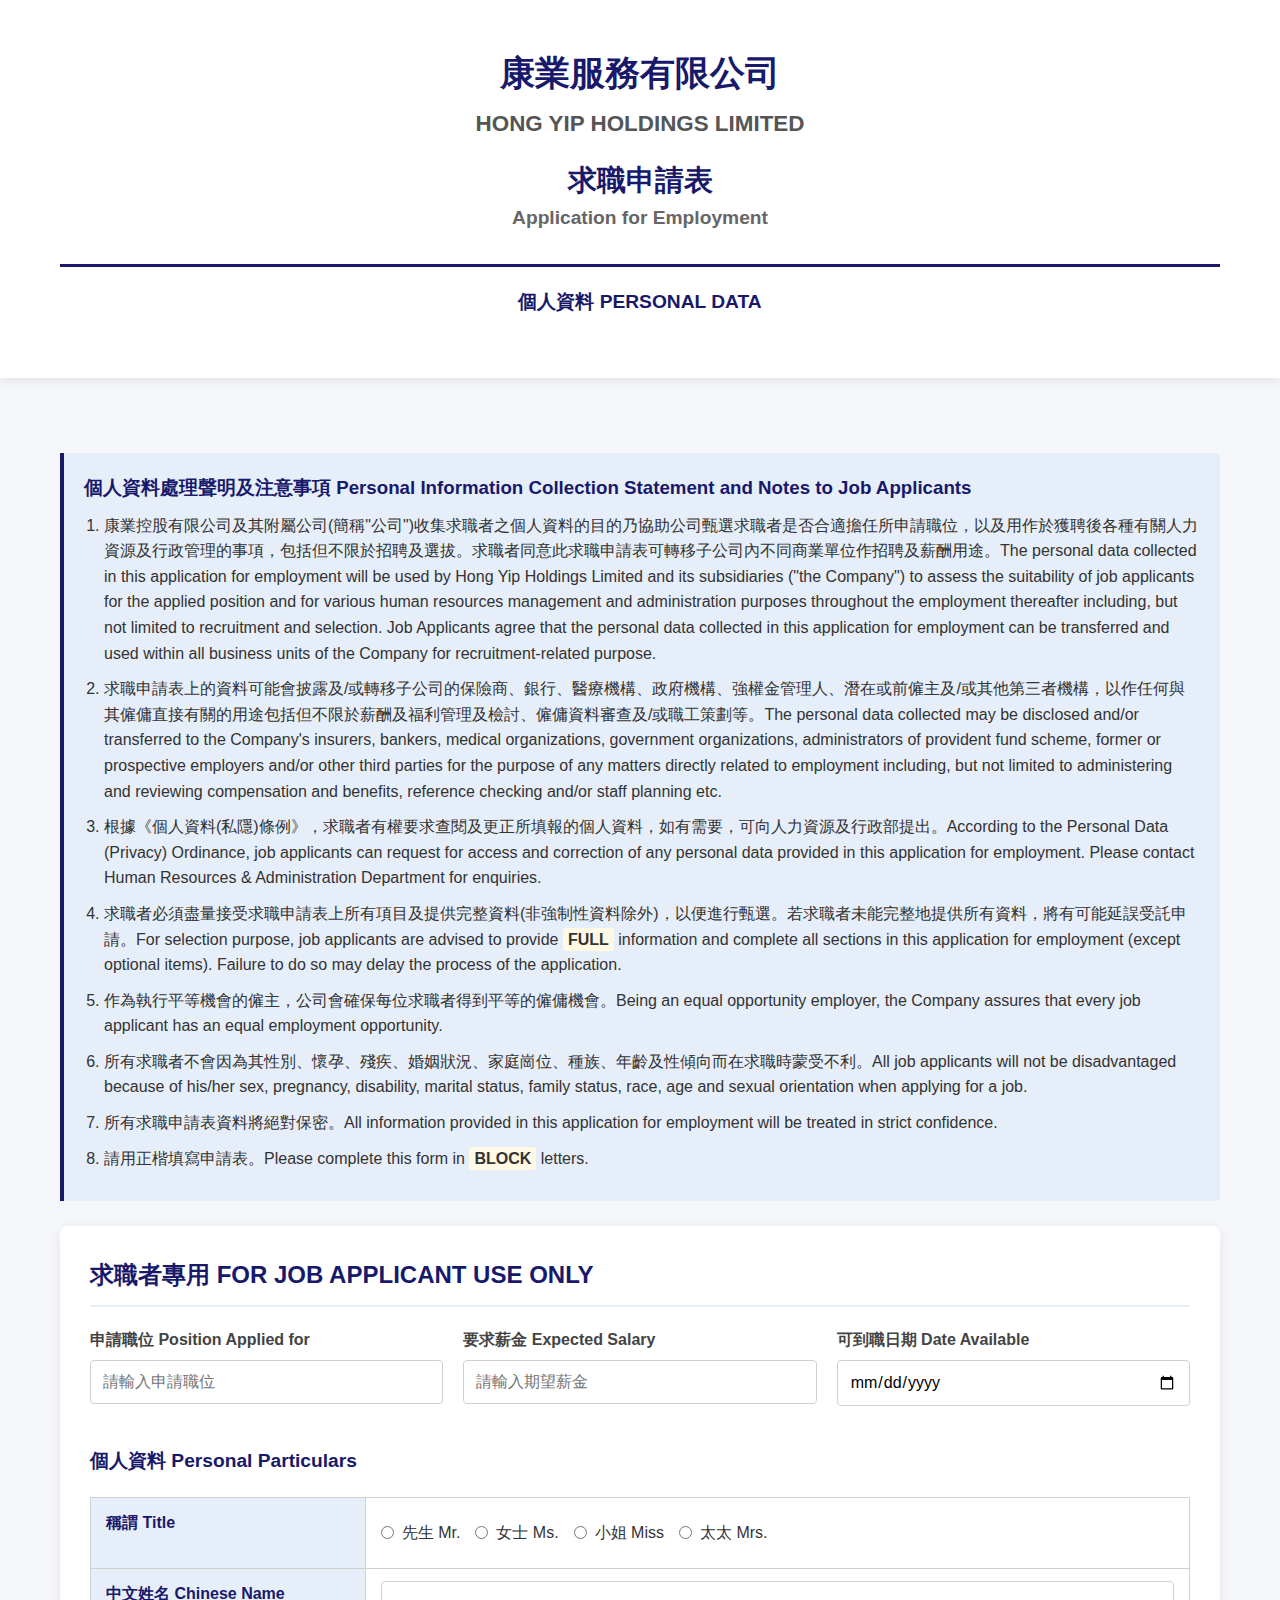
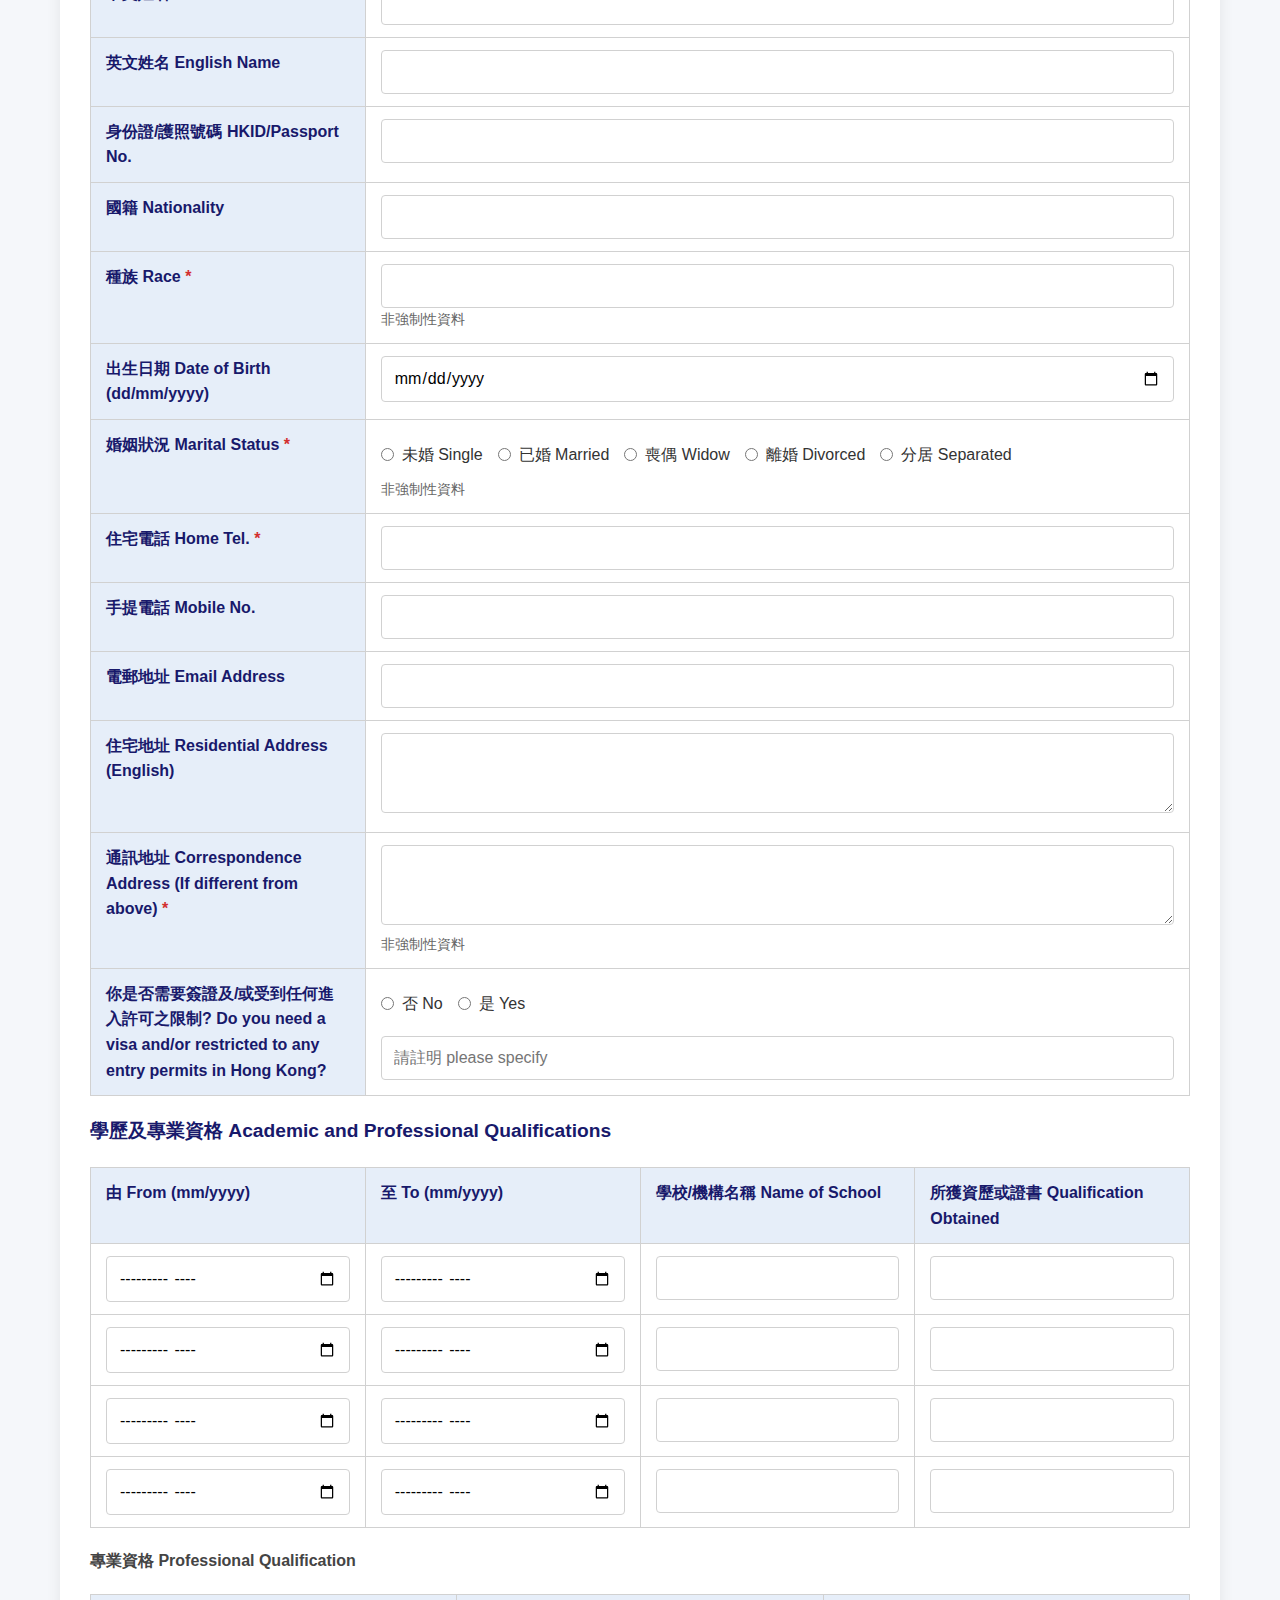
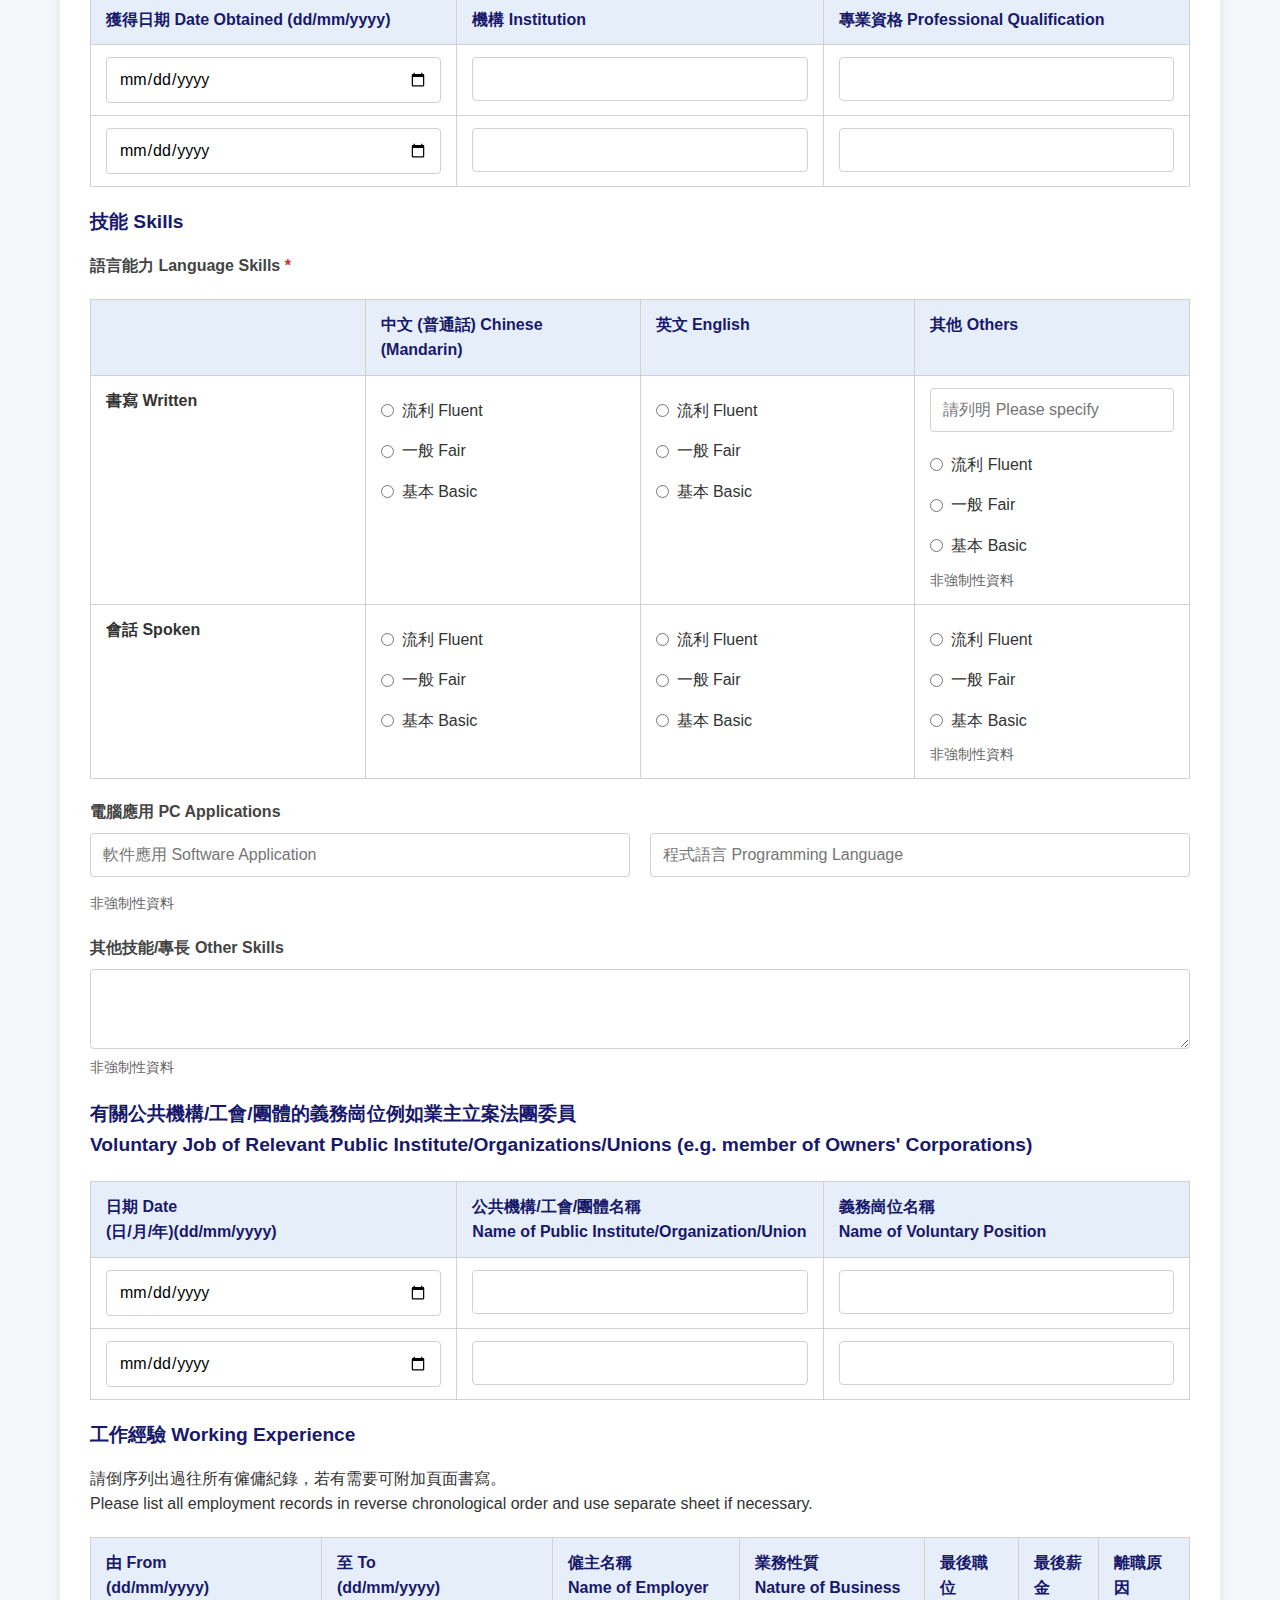
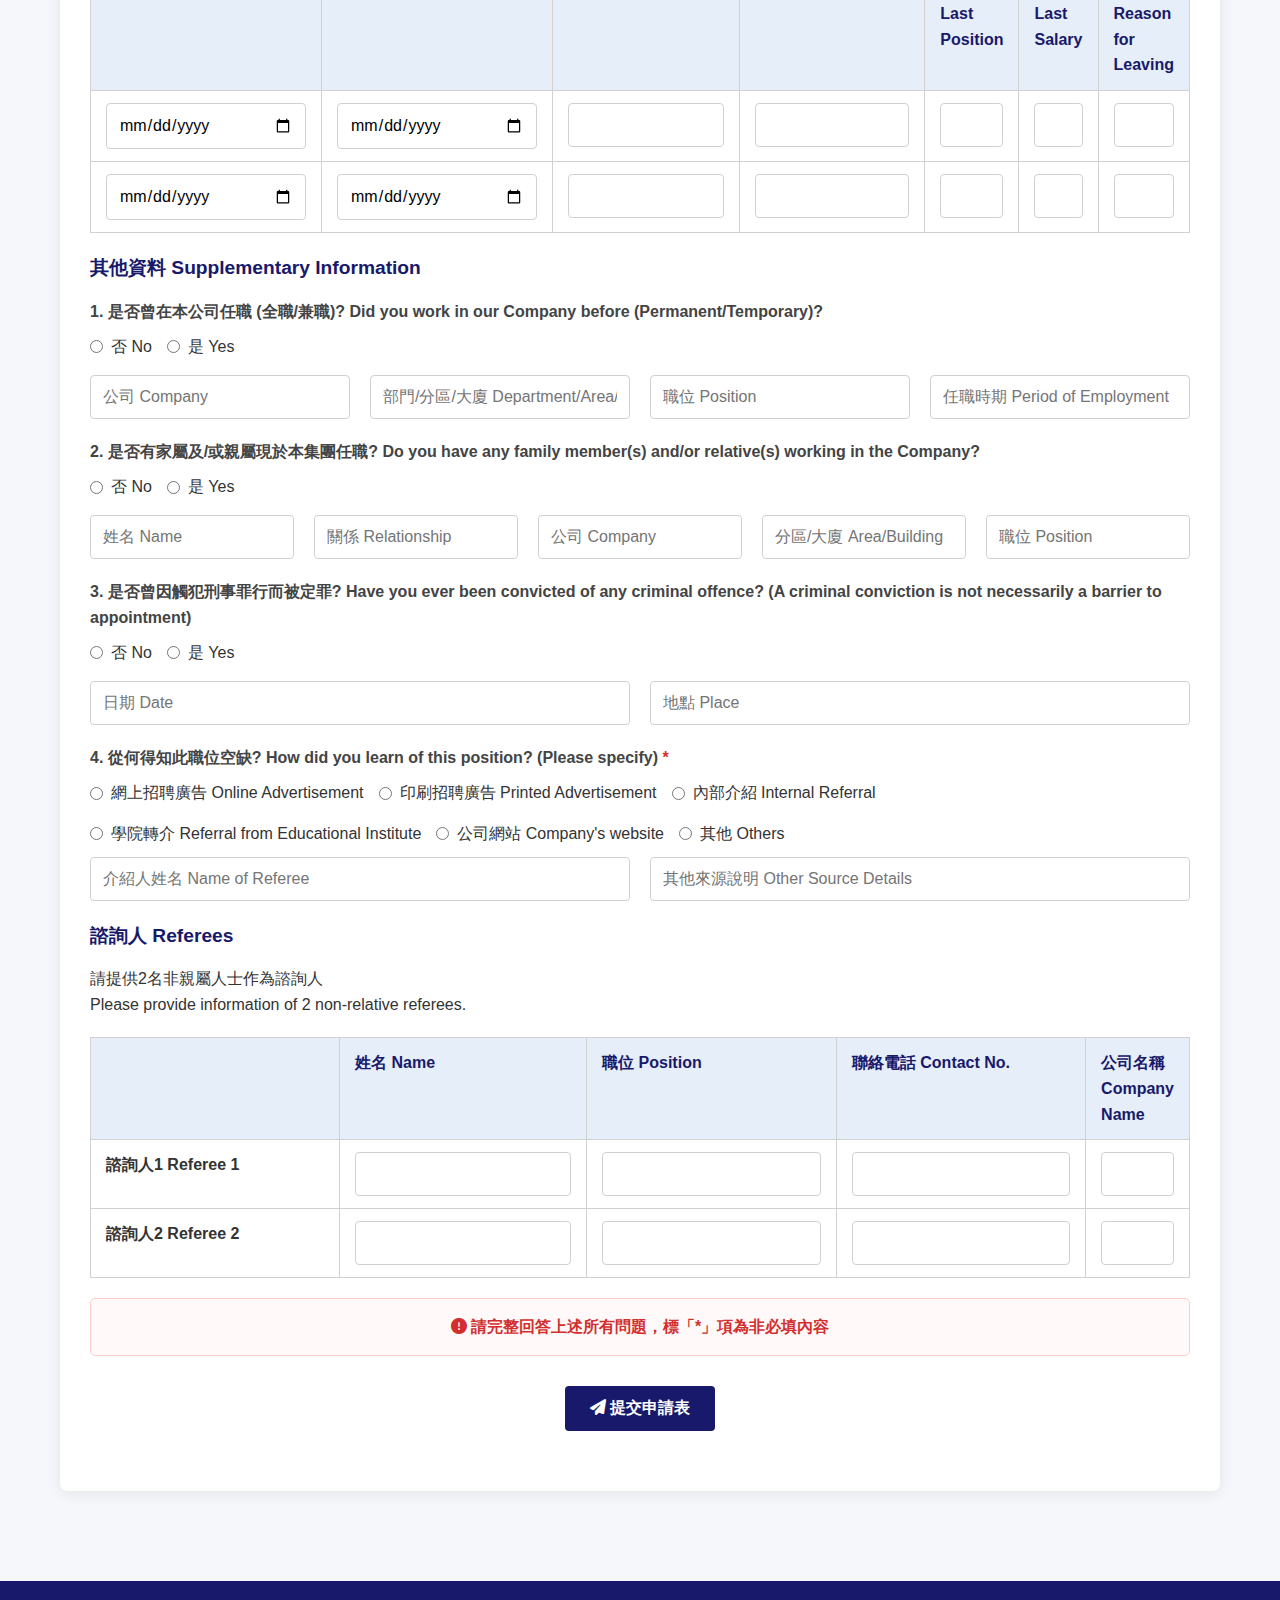
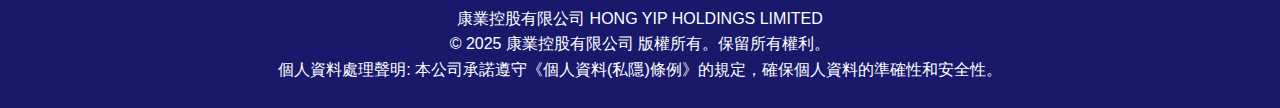
<file: templates/form2.html>
<!DOCTYPE html>
<html lang="zh-Hant">
<head>
    <meta charset="UTF-8">
    <meta name="viewport" content="width=device-width, initial-scale=1.0">
    <title>康業服務有限公司電子申請平台-generalform</title>
    <link rel="stylesheet" href="https://cdnjs.cloudflare.com/ajax/libs/font-awesome/6.4.0/css/all.min.css">
    <link rel="stylesheet" href="form1.css">
</head>
<body>
    <!-- 成功提交的覆盖层 -->
    <div class="success-overlay" id="successOverlay">
        <div class="success-modal">
            <div class="success-icon">
                <i class="fas fa-check-circle"></i>
            </div>
            <h2 class="success-title">申請表提交成功！</h2>
            <p class="success-message">
                您的求職申請表已成功提交並轉換為Excel文件。我們將盡快處理您的申請。
            </p>
            <div class="success-details" id="successDetails">
                <h4><i class="fas fa-info-circle"></i> 提交詳情</h4>
                <p><strong>提交時間：</strong><span id="submissionTime"></span></p>
                <p><strong>申請人：</strong><span id="applicantName"></span></p>
                <p><strong>申請職位：</strong><span id="appliedPosition"></span></p>
                <p><strong>文件狀態：</strong><span style="color: var(--success-color);">已成功生成Excel文件</span></p>
            </div>
            <div class="loading-spinner" id="loadingSpinner">
                <div class="spinner"></div>
                <p>正在處理您的申請...</p>
            </div>
            <div>
                <button class="btn-success" id="downloadBtn">
                    <i class="fas fa-download"></i> 下載Excel文件
                </button>
                <button class="btn-secondary" id="newApplicationBtn">
                    <i class="fas fa-plus"></i> 填寫新申請
                </button>
                <button class="btn-secondary" id="closeModalBtn">
                    <i class="fas fa-times"></i> 關閉
                </button>
            </div>
        </div>
    </div>

    <header>
        <div class="container">
            <div class="company-header">
                <div class="company-name">康業服務有限公司</div>
                <div class="company-name-en">HONG YIP HOLDINGS LIMITED</div>
                <div class="form-title">求職申請表</div>
                <div class="form-title-en">Application for Employment</div>
            </div>
            <p class="section-subtitle">個人資料 PERSONAL DATA</p>
        </div>
    </header>

    <div class="container">
        <!-- 提交状态显示 -->
        <div class="submission-status" id="submissionStatus">
            <i class="fas fa-check-circle"></i> 申請表已成功提交
        </div>

        <div class="notes-box">
            <h3>個人資料處理聲明及注意事項 Personal Information Collection Statement and Notes to Job Applicants</h3>
            <ol class="notes-list">
                <li>康業控股有限公司及其附屬公司(簡稱"公司")收集求職者之個人資料的目的乃協助公司甄選求職者是否合適擔任所申請職位，以及用作於獲聘後各種有關人力資源及行政管理的事項，包括但不限於招聘及選拔。求職者同意此求職申請表可轉移子公司內不同商業單位作招聘及薪酬用途。The personal data collected in this application for employment will be used by Hong Yip Holdings Limited and its subsidiaries ("the Company") to assess the suitability of job applicants for the applied position and for various human resources management and administration purposes throughout the employment thereafter including, but not limited to recruitment and selection. Job Applicants agree that the personal data collected in this application for employment can be transferred and used within all business units of the Company for recruitment-related purpose.</li>
                <li>求職申請表上的資料可能會披露及/或轉移子公司的保險商、銀行、醫療機構、政府機構、強權金管理人、潛在或前僱主及/或其他第三者機構，以作任何與其僱傭直接有關的用途包括但不限於薪酬及福利管理及檢討、僱傭資料審查及/或職工策劃等。The personal data collected may be disclosed and/or transferred to the Company's insurers, bankers, medical organizations, government organizations, administrators of provident fund scheme, former or prospective employers and/or other third parties for the purpose of any matters directly related to employment including, but not limited to administering and reviewing compensation and benefits, reference checking and/or staff planning etc.</li>
                <li>根據《個人資料(私隱)條例》，求職者有權要求查閱及更正所填報的個人資料，如有需要，可向人力資源及行政部提出。According to the Personal Data (Privacy) Ordinance, job applicants can request for access and correction of any personal data provided in this application for employment. Please contact Human Resources & Administration Department for enquiries.</li>
                <li>求職者必須盡量接受求職申請表上所有項目及提供完整資料(非強制性資料除外)，以便進行甄選。若求職者未能完整地提供所有資料，將有可能延誤受託申請。For selection purpose, job applicants are advised to provide <span class="highlight">FULL</span> information and complete all sections in this application for employment (except optional items). Failure to do so may delay the process of the application.</li>
                <li>作為執行平等機會的僱主，公司會確保每位求職者得到平等的僱傭機會。Being an equal opportunity employer, the Company assures that every job applicant has an equal employment opportunity.</li>
                <li>所有求職者不會因為其性別、懷孕、殘疾、婚姻狀況、家庭崗位、種族、年齡及性傾向而在求職時蒙受不利。All job applicants will not be disadvantaged because of his/her sex, pregnancy, disability, marital status, family status, race, age and sexual orientation when applying for a job.</li>
                <li>所有求職申請表資料將絕對保密。All information provided in this application for employment will be treated in strict confidence.</li>
                <li>請用正楷填寫申請表。Please complete this form in <span class="highlight">BLOCK</span> letters.</li>
            </ol>
        </div>

        <form id="applicationForm" class="form-section">
            <h2 class="section-title">求職者專用 FOR JOB APPLICANT USE ONLY</h2>
            
            <div class="form-row">
                <div class="form-col">
                    <div class="form-group">
                        <label class="form-label">申請職位 Position Applied for</label>
                        <input type="text" name="position" class="form-control" placeholder="請輸入申請職位" required>
                        <div class="error-message">此為必填項目</div>
                    </div>
                </div>
                <div class="form-col">
                    <div class="form-group">
                        <label class="form-label">要求薪金 Expected Salary</label>
                        <input type="text" name="salary" class="form-control" placeholder="請輸入期望薪金" required>
                        <div class="error-message">此為必填項目</div>
                    </div>
                </div>
                <div class="form-col">
                    <div class="form-group">
                        <label class="form-label">可到職日期 Date Available</label>
                        <input type="date" name="available_date" class="form-control" required>
                        <div class="error-message">此為必填項目</div>
                    </div>
                </div>
            </div>

            <h3 class="section-subtitle">個人資料 Personal Particulars</h3>
            
            <table class="form-table">
                <tr>
                    <th>稱謂 Title </th>
                    <td>
                        <div class="radio-group">
                            <label class="radio-option">
                                <input type="radio" name="title" value="Mr." required> 先生 Mr.
                            </label>
                            <label class="radio-option">
                                <input type="radio" name="title" value="Ms."> 女士 Ms.
                            </label>
                            <label class="radio-option">
                                <input type="radio" name="title" value="Miss"> 小姐 Miss
                            </label>
                            <label class="radio-option">
                                <input type="radio" name="title" value="Mrs."> 太太 Mrs.
                            </label>
                        </div>
                        <div class="error-message">此為必填項目</div>
                    </td>
                </tr>
                <tr>
                    <th>中文姓名 Chinese Name </th>
                    <td>
                        <input type="text" name="chinese_name" class="form-control" required>
                        <div class="error-message">此為必填項目</div>
                    </td>
                </tr>
                <tr>
                    <th>英文姓名 English Name </th>
                    <td>
                        <input type="text" name="english_name" class="form-control" required>
                        <div class="error-message">此為必填項目</div>
                    </td>
                </tr>
                <tr>
                    <th>身份證/護照號碼 HKID/Passport No. </th>
                    <td>
                        <input type="text" name="id_number" class="form-control" required>
                        <div class="error-message">此為必填項目</div>
                    </td>
                </tr>
                <tr>
                    <th>國籍 Nationality </th>
                    <td>
                        <input type="text" name="nationality" class="form-control" required>
                        <div class="error-message">此為必填項目</div>
                    </td>
                </tr>
                <tr>
                    <th>種族 Race <span class="required"></span></th>
                    <td>
                        <input type="text" name="race" class="form-control">
                        <div class="optional">非強制性資料</div>
                    </td>
                </tr>
                <tr>
                    <th>出生日期 Date of Birth (dd/mm/yyyy) </th>
                    <td>
                        <input type="date" name="birth_date" class="form-control" required>
                        <div class="error-message">此為必填項目</div>
                    </td>
                </tr>
                <tr>
                    <th>婚姻狀況 Marital Status <span class="required"></span></th>
                    <td>
                        <div class="radio-group">
                            <label class="radio-option">
                                <input type="radio" name="marital_status" value="Single"> 未婚 Single
                            </label>
                            <label class="radio-option">
                                <input type="radio" name="marital_status" value="Married"> 已婚 Married
                            </label>
                            <label class="radio-option">
                                <input type="radio" name="marital_status" value="Widow"> 喪偶 Widow
                            </label>
                            <label class="radio-option">
                                <input type="radio" name="marital_status" value="Divorced"> 離婚 Divorced
                            </label>
                            <label class="radio-option">
                                <input type="radio" name="marital_status" value="Separated"> 分居 Separated
                            </label>
                        </div>
                        <div class="optional">非強制性資料</div>
                    </td>
                </tr>
                <tr>
                    <th>住宅電話 Home Tel. <span class="required"></span></th>
                    <td>
                        <input type="tel" name="home_phone" class="form-control" required>
                        <div class="error-message">此為必填項目</div>
                    </td>
                </tr>
                <tr>
                    <th>手提電話 Mobile No. </th>
                    <td>
                        <input type="tel" name="mobile_phone" class="form-control" required>
                        <div class="error-message">此為必填項目</div>
                    </td>
                </tr>
                <tr>
                    <th>電郵地址 Email Address</th>
                    <td>
                        <input type="email" name="email" class="form-control" required>
                        <div class="error-message">此為必填項目</div>
                    </td>
                </tr>
                <tr>
                    <th>住宅地址 Residential Address (English)</th>
                    <td>
                        <textarea name="address" class="form-control" rows="3" required></textarea>
                        <div class="error-message">此為必填項目</div>
                    </td>
                </tr>
                <tr>
                    <th>通訊地址 Correspondence Address (If different from above) <span class="required"></span></th>
                    <td>
                        <textarea name="correspondence_address" class="form-control" rows="3"></textarea>
                        <div class="optional">非強制性資料</div>
                    </td>
                </tr>
                <tr>
                    <th>你是否需要簽證及/或受到任何進入許可之限制? Do you need a visa and/or restricted to any entry permits in Hong Kong? </th>
                    <td>
                        <div class="radio-group">
                            <label class="radio-option">
                                <input type="radio" name="visa_required" value="No" required> 否 No
                            </label>
                            <label class="radio-option">
                                <input type="radio" name="visa_required" value="Yes"> 是 Yes
                            </label>
                        </div>
                        <input type="text" name="visa_details" class="form-control" placeholder="請註明 please specify" style="margin-top: 10px;">
                        <div class="error-message">此為必填項目</div>
                    </td>
                </tr>
            </table>

            <h3 class="section-subtitle">學歷及專業資格 Academic and Professional Qualifications</h3>
            
            <table class="form-table">
                <thead>
                    <tr>
                        <th>由 From (mm/yyyy)</th>
                        <th>至 To (mm/yyyy)</th>
                        <th>學校/機構名稱 Name of School</th>
                        <th>所獲資歷或證書 Qualification Obtained</th>
                      
                    </tr>
                </thead>
                <tbody>
                    <tr>
                       
                        <td><input type="month" name="edu-start-date" class="form-control"></td>
                        <td><input type="month" name="edu-end-date" class="form-control"></td>
                        <td><input type="text" name="school" class="form-control" ></td>
                        <td><input type="text" name="qualification" class="form-control" ></td>
                    </tr>
                    <tr>

                        <td><input type="month" name="edu-start-date" class="form-control"></td>
                        <td><input type="month" name="edu-end-date" class="form-control"></td>
                        <td><input type="text" name="school" class="form-control" ></td>
                        <td><input type="text" name="qualification" class="form-control" ></td>
                    </tr>
                    <tr>

                        <td><input type="month" name="edu-end-date" class="form-control"></td>
                        <td><input type="month" name="edu-end-date" class="form-control"></td>
                        <td><input type="text" name="school" class="form-control"></td>
                        <td><input type="text" name="qualification" class="form-control" ></td>
                    </tr>
                    <tr>

                        <td><input type="month" name="edu-end-date" class="form-control"></td>
                        <td><input type="month" name="edu-end-date" class="form-control"></td>
                        <td><input type="text" name="school" class="form-control"></td>
                        <td><input type="text" name="qualification" class="form-control" ></td>
                    </tr>
                </tbody>
            </table>
            
            <div class="form-group">
                <label class="form-label">專業資格 Professional Qualification</label>
                <table class="form-table">
                    <thead>
                        <tr>
                            <th>獲得日期 Date Obtained (dd/mm/yyyy)</th>
                            <th>機構 Institution</th>
                            <th>專業資格 Professional Qualification</th>
                            
                        </tr>
                    </thead>
                    <tbody id ="academicTableBody">
                        <tr>
                            <td><input type="date" name="qualification_1" class="form-control"></td>
                            <td><input type="text" name="institution_1" class="form-control"></td>
                            <td><input type="text" name="date_obtained_1" class="form-control"></td>
                        </tr>
                        <tr>
                            <td><input type="date" name="qualification_2" class="form-control"></td>
                            <td><input type="text" name="institution_2" class="form-control"></td>
                            <td><input type="text" name="date_obtained_2" class="form-control"></td>
                        </tr>
                    </tbody>
                </table>
                <div class="add-row-container">
                    <!-- <button type="button" id="addAcademicRow" class="add-row-btn">
                        <i class="fas fa-plus"></i> 新增學歷
                    </button> -->
                    </div>
            </div>
            <h3 class="section-subtitle">技能 Skills</h3>
            
            <div class="form-group">
                <label class="form-label">語言能力 Language Skills <span class="required"></span></label>
                
                <table class="form-table">
                    <thead>
                        <tr>
                            <th></th>
                            <th>中文 (普通話) Chinese (Mandarin)</th>
                            <th>英文 English</th>
                            <th>其他 Others</th>
                        </tr>
                    </thead>
                    <tbody>
                        <tr>
                            <td><strong>書寫 Written</strong></td>
                            <td>
                                <div class="radio-group" style="flex-direction: column;">
                                    <label class="radio-option">
                                        <input type="radio" name="mandarin_written" value="Fluent" required> 流利 Fluent
                                    </label>
                                    <label class="radio-option">
                                        <input type="radio" name="mandarin_written" value="Fair"> 一般 Fair
                                    </label>
                                    <label class="radio-option">
                                        <input type="radio" name="mandarin_written" value="Basic"> 基本 Basic
                                    </label>
                                </div>
                                <div class="error-message">此為必填項目</div>
                            </td>
                            <td>
                                <div class="radio-group" style="flex-direction: column;">
                                    <label class="radio-option">
                                        <input type="radio" name="english_written" value="Fluent" required> 流利 Fluent
                                    </label>
                                    <label class="radio-option">
                                        <input type="radio" name="english_written" value="Fair"> 一般 Fair
                                    </label>
                                    <label class="radio-option">
                                        <input type="radio" name="english_written" value="Basic"> 基本 Basic
                                    </label>
                                </div>
                                <div class="error-message">此為必填項目</div>
                            </td>
                            <td>
                                <input type="text" name="other_language" class="form-control" placeholder="請列明 Please specify" style="margin-bottom: 10px;">
                                <div class="radio-group" style="flex-direction: column;">
                                    <label class="radio-option">
                                        <input type="radio" name="other_written" value="Fluent"> 流利 Fluent
                                    </label>
                                    <label class="radio-option">
                                        <input type="radio" name="other_written" value="Fair"> 一般 Fair
                                    </label>
                                    <label class="radio-option">
                                        <input type="radio" name="other_written" value="Basic"> 基本 Basic
                                    </label>
                                </div>
                                <div class="optional">非強制性資料</div>
                            </td>
                        </tr>
                        <tr>
                            <td><strong>會話 Spoken</strong></td>
                            <td>
                                <div class="radio-group" style="flex-direction: column;">
                                    <label class="radio-option">
                                        <input type="radio" name="mandarin_spoken" value="Fluent" required> 流利 Fluent
                                    </label>
                                    <label class="radio-option">
                                        <input type="radio" name="mandarin_spoken" value="Fair"> 一般 Fair
                                    </label>
                                    <label class="radio-option">
                                        <input type="radio" name="mandarin_spoken" value="Basic"> 基本 Basic
                                    </label>
                                </div>
                                <div class="error-message">此為必填項目</div>
                            </td>
                            <td>
                                <div class="radio-group" style="flex-direction: column;">
                                    <label class="radio-option">
                                        <input type="radio" name="english_spoken" value="Fluent" required> 流利 Fluent
                                    </label>
                                    <label class="radio-option">
                                        <input type="radio" name="english_spoken" value="Fair"> 一般 Fair
                                    </label>
                                    <label class="radio-option">
                                        <input type="radio" name="english_spoken" value="Basic"> 基本 Basic
                                    </label>
                                </div>
                                <div class="error-message">此為必填項目</div>
                            </td>
                            <td>
                                <div class="radio-group" style="flex-direction: column;">
                                    <label class="radio-option">
                                        <input type="radio" name="other_spoken" value="Fluent"> 流利 Fluent
                                    </label>
                                    <label class="radio-option">
                                        <input type="radio" name="other_spoken" value="Fair"> 一般 Fair
                                    </label>
                                    <label class="radio-option">
                                        <input type="radio" name="other_spoken" value="Basic"> 基本 Basic
                                    </label>
                                </div>
                                <div class="optional">非強制性資料</div>
                            </td>
                        </tr>
                    </tbody>
                </table>
            </div>
            
            <div class="form-group">
                <label class="form-label">電腦應用 PC Applications</label>
                <div class="form-row">
                    <div class="form-col">
                        <input type="text" name="software_skills" class="form-control" placeholder="軟件應用 Software Application">
                    </div>
                    <div class="form-col">
                        <input type="text" name="programming_skills" class="form-control" placeholder="程式語言 Programming Language">
                    </div>
                </div>
                <div class="optional">非強制性資料</div>
            </div>
            
            <div class="form-group">
                <label class="form-label">其他技能/專長 Other Skills</label>
                <textarea name="other_skills" class="form-control" rows="3"></textarea>
                <div class="optional">非強制性資料</div>
            </div>
            <div id ="voluntarySection" class="form-group">
            <h3 class="section-subtitle">有關公共機構/工會/團體的義務崗位例如業主立案法團委員<br>Voluntary Job of Relevant Public Institute/Organizations/Unions (e.g. member of Owners' Corporations)</h3>
                 <table class="form-table">
                <thead>
                    <tr>
                        <th>日期 Date<br>(日/月/年)(dd/mm/yyyy)</th>
                        <th>公共機構/工會/團體名稱<br>Name of Public Institute/Organization/Union</th>
                        <th>義務崗位名稱<br>Name of Voluntary Position</th>
                    </tr>
                </thead>
                <tbody>
                    <tr>
                        <td><input type="date" name="voluntary-date" class="form-control" placeholder="dd/mm/yyyy"></td>
                        <td><input type="text" name="voluntary_organization" class="form-control"></td>
                        <td><input type="text" name="voluntary_position" class="form-control"></td>
                    </tr>
                    <tr>
                        <td><input type="date" name="voluntary-date" class="form-control" placeholder="dd/mm/yyyy"></td>
                        <td><input type="text" name="voluntary_organization" class="form-control"></td>
                        <td><input type="text" name="voluntary_position" class="form-control"></td>
                    </tr>
                </tbody>
            </table>
            </div>
            <h3 class="section-subtitle">工作經驗 Working Experience</h3>
            <p>請倒序列出過往所有僱傭紀錄，若有需要可附加頁面書寫。<br>Please list all employment records in reverse chronological order and use separate sheet if necessary.</p>
           
            <table class="form-table">
                <thead>
                    <tr>
                        <th>由 From<br>(dd/mm/yyyy)</th>
                        <th>至 To <br>(dd/mm/yyyy)</th>
                        <th>僱主名稱<br>Name of Employer</th>
                        <th>業務性質<br>Nature of Business</th>
                        <th>最後職位<br>Last Position</th>
                        <th>最後薪金<br>Last Salary</th>
                        <th>離職原因<br>Reason for Leaving</th>
                    </tr>
                </thead>
                <tbody id ="experienceTableBody">
                    <tr>
                        <td><input type="date" name="work-start" class="form-control" placeholder="dd/mm/yyyy"></td>
                        <td><input type="date" name="work-end" class="form-control" placeholder="dd/mm/yyyy"></td>
                        <td><input type="text" name="employer_1" class="form-control"></td>
                        <td><input type="text" name="business_nature_1" class="form-control"></td>
                        <td><input type="text" name="last_position_1" class="form-control"></td>
                        <td><input type="text" name="last_salary_1" class="form-control"></td>
                        <td><input type="text" name="reason_leaving_1" class="form-control"></td>
                        
                    </tr>
                    <tr>
                        <td><input type="date" name="work-start" class="form-control" placeholder="dd/mm/yyyy"></td>
                        <td><input type="date" name="work-end" class="form-control" placeholder="dd/mm/yyyy"></td>
                        <td><input type="text" name="employer_2" class="form-control"></td>
                        <td><input type="text" name="business_nature_2" class="form-control"></td>
                        <td><input type="text" name="last_position_2" class="form-control"></td>
                        <td><input type="text" name="last_salary_2" class="form-control"></td>
                        <td><input type="text" name="reason_leaving_2" class="form-control"></td>
             
                    </tr>
                </tbody>
                <!-- <div class="add-row-container">
                    <button type="button" id="addExperienceRow" class="add-row-btn">
                        <i class="fas fa-plus"></i> 新增工作經驗
                    </button>
                    </div> -->
            </table>

            <h3 class="section-subtitle">其他資料 Supplementary Information</h3>
            
            <div class="form-group">
                <label class="form-label">1. 是否曾在本公司任職 (全職/兼職)? Did you work in our Company before (Permanent/Temporary)? </label>
                <div class="radio-group">
                    <label class="radio-option">
                        <input type="radio" name="previous_employment" value="No" required> 否 No
                    </label>
                    <label class="radio-option">
                        <input type="radio" name="previous_employment" value="Yes"> 是 Yes
                    </label>
                </div>
                <div class="error-message">此為必填項目</div>
                
                <div class="form-row" style="margin-top: 15px;">
                    <div class="form-col">
                        <input type="text" name="prev_company" class="form-control" placeholder="公司 Company">
                    </div>
                    <div class="form-col">
                        <input type="text" name="prev_department" class="form-control" placeholder="部門/分區/大廈 Department/Area/Building">
                    </div>
                    <div class="form-col">
                        <input type="text" name="prev_position" class="form-control" placeholder="職位 Position">
                    </div>
                    <div class="form-col">
                        <input type="text" name="prev_period" class="form-control" placeholder="任職時期 Period of Employment">
                    </div>
                </div>
            </div>
            
            <div class="form-group">
                <label class="form-label">2. 是否有家屬及/或親屬現於本集團任職? Do you have any family member(s) and/or relative(s) working in the Company? </label>
                <div class="radio-group">
                    <label class="radio-option">
                        <input type="radio" name="relatives" value="No" required> 否 No
                    </label>
                    <label class="radio-option">
                        <input type="radio" name="relatives" value="Yes"> 是 Yes
                    </label>
                </div>
                <div class="error-message">此為必填項目</div>
                
                <div class="form-row" style="margin-top: 15px;">
                    <div class="form-col">
                        <input type="text" name="relative_name" class="form-control" placeholder="姓名 Name">
                    </div>
                    <div class="form-col">
                        <input type="text" name="relationship" class="form-control" placeholder="關係 Relationship">
                    </div>
                    <div class="form-col">
                        <input type="text" name="relative_company" class="form-control" placeholder="公司 Company">
                    </div>
                    <div class="form-col">
                        <input type="text" name="relative_area" class="form-control" placeholder="分區/大廈 Area/Building">
                    </div>
                    <div class="form-col">
                        <input type="text" name="relative_position" class="form-control" placeholder="職位 Position">
                    </div>
                </div>
            </div>
            
            <div class="form-group">
                <label class="form-label">3. 是否曾因觸犯刑事罪行而被定罪? Have you ever been convicted of any criminal offence? (A criminal conviction is not necessarily a barrier to appointment)</label>
                <div class="radio-group">
                    <label class="radio-option">
                        <input type="radio" name="criminal_conviction" value="No" required> 否 No
                    </label>
                    <label class="radio-option">
                        <input type="radio" name="criminal_conviction" value="Yes"> 是 Yes
                    </label>
                </div>
                <div class="error-message">此為必填項目</div>
                
                <div class="form-row" style="margin-top: 15px;">
                    <div class="form-col">
                        <input type="text" name="conviction_date" class="form-control" placeholder="日期 Date">
                    </div>
                    <div class="form-col">
                        <input type="text" name="conviction_place" class="form-control" placeholder="地點 Place">
                    </div>
                </div>
            </div>
            
            <div class="form-group">
                <label class="form-label">4. 從何得知此職位空缺? How did you learn of this position? (Please specify) <span class="required"></span></label>
                <div class="radio-group" style="flex-wrap: wrap;">
                    <label class="radio-option">
                        <input type="radio" name="job_source" value="Online Advertisement" required> 網上招聘廣告 Online Advertisement
                    </label>
                    <label class="radio-option">
                        <input type="radio" name="job_source" value="Printed Advertisement"> 印刷招聘廣告 Printed Advertisement
                    </label>
                    <label class="radio-option">
                        <input type="radio" name="job_source" value="Internal Referral"> 內部介紹 Internal Referral
                    </label>
                    <label class="radio-option">
                        <input type="radio" name="job_source" value="Referral from Educational Institute"> 學院轉介 Referral from Educational Institute
                    </label>
                    <label class="radio-option">
                        <input type="radio" name="job_source" value="Company's website"> 公司網站 Company's website
                    </label>
                    <label class="radio-option">
                        <input type="radio" name="job_source" value="Others"> 其他 Others
                    </label>
                </div>
                <div class="form-row" style="margin-top: 10px;">
                    <div class="form-col">
                        <input type="text" name="referee_name" class="form-control" placeholder="介紹人姓名 Name of Referee">
                    </div>
                    <div class="form-col">
                        <input type="text" name="other_source" class="form-control" placeholder="其他來源說明 Other Source Details">
                    </div>
                </div>
                <div class="error-message">此為必填項目</div>
            </div>

            <h3 class="section-subtitle">諮詢人 Referees</h3>
            <p>請提供2名非親屬人士作為諮詢人<br>Please provide information of 2 non-relative referees.</p>
            
            <table class="form-table">
                <thead>
                    <tr>
                        <th></th>
                        <th>姓名 Name</th>
                        <th>職位 Position</th>
                        <th>聯絡電話 Contact No.</th>
                        <th>公司名稱 Company Name</th>
                    </tr>
                </thead>
                <tbody>
                    <tr>
                        <td><strong>諮詢人1 Referee 1</strong></td>
                        <td><input type="text" name="referee1_name" class="form-control" required></td>
                        <td><input type="text" name="referee1_position" class="form-control" required></td>
                        <td><input type="tel" name="referee1_contact" class="form-control" required></td>
                        <td><input type="text" name="referee1_company" class="form-control" required></td>
                    </tr>
                    <tr>
                        <td><strong>諮詢人2 Referee 2</strong></td>
                        <td><input type="text" name="referee2_name" class="form-control" required></td>
                        <td><input type="text" name="referee2_position" class="form-control" required></td>
                        <td><input type="tel" name="referee2_contact" class="form-control" required></td>
                        <td><input type="text" name="referee2_company" class="form-control" required></td>
                    </tr>
                </tbody>
            </table>

            <div class="mandatory-note">
                <i class="fas fa-exclamation-circle"></i> 請完整回答上述所有問題，標「*」項為非必填內容
            </div>
            
            <div class="btn-container">
                <button type="submit" class="btn" id="submitBtn">
                    <i class="fas fa-paper-plane"></i> 提交申請表
                </button>
            </div>
        </form>
    </div>
    
    <footer>
        <div class="footer-content">
            <p>康業控股有限公司 HONG YIP HOLDINGS LIMITED</p>
            <p>© 2025 康業控股有限公司 版權所有。保留所有權利。</p>
            <p>個人資料處理聲明: 本公司承諾遵守《個人資料(私隱)條例》的規定，確保個人資料的準確性和安全性。</p>
        </div>
    </footer>

    <script>
        document.addEventListener('DOMContentLoaded', function() {
            const form = document.getElementById('applicationForm');
            const submitBtn = document.getElementById('submitBtn');
            const successOverlay = document.getElementById('successOverlay');
            const loadingSpinner = document.getElementById('loadingSpinner');
            const successDetails = document.getElementById('successDetails');
            const submissionStatus = document.getElementById('submissionStatus');
            
            let downloadUrl = null;
            let submissionData = null;
            // 新增學歷行
document.getElementById('addAcademicRow').addEventListener('click', function() {
    const tbody = document.getElementById('academicTbody');
    const newRow = document.createElement('tr');
    newRow.innerHTML = `
        <td><input type="text" name="school" class="form-control"></td>
        <td><input type="text" name="qualification" class="form-control"></td>
        <td><input type="month" name="edu-start-date" class="form-control"></td>
        <td><input type="month" name="edu-end-date" class="form-control"></td>
    `;
    tbody.appendChild(newRow);
});

// 新增工作經驗行
document.getElementById('addExperienceRow').addEventListener('click', function() {
    const tbody = document.getElementById('experienceTbody');
    const newRow = document.createElement('tr');
    newRow.innerHTML = `
        <td><input type="date" name="work-start" class="form-control"></td>
        <td><input type="date" name="work-end" class="form-control"></td>
        <td><input type="text" name="employer" class="form-control"></td>
        <td><input type="text" name="business_nature" class="form-control"></td>
        <td><input type="text" name="last_position" class="form-control"></td>
        <td><input type="text" name="last_salary" class="form-control"></td>
        <td><input type="text" name="reason_leaving" class="form-control"></td>
    `;
    tbody.appendChild(newRow);
});
            // 表单提交处理
            form.addEventListener('submit', function(e) {
                e.preventDefault();
                
                // 验证表单
                if (!validateForm()) {
                    return;
                }
                
                // 显示加载状态
                showLoadingState();
                
                // 收集表单数据
                const formData = collectFormData();
                
                // 提交表单
                submitForm(formData);
            });
            
            // 验证表单
            function validateForm() {
                // 重置所有错误状态
                form.querySelectorAll('.validation-error').forEach(el => {
                    el.classList.remove('validation-error');
                });
                form.querySelectorAll('.error-message').forEach(el => {
                    el.style.display = 'none';
                });
                
                // 验证所有必填项
                const requiredFields = form.querySelectorAll('[required]');
                let firstInvalid = null;
                let isValid = true;
                
                requiredFields.forEach(field => {
                    // 特殊处理单选按钮组
                    if (field.type === 'radio') {
                        const groupName = field.name;
                        const group = form.querySelectorAll(`input[name="${groupName}"]`);
                        const isChecked = Array.from(group).some(radio => radio.checked);
                        
                        if (!isChecked) {
                            if (!firstInvalid) firstInvalid = group[0];
                            const errorMsg = group[0].closest('td')?.querySelector('.error-message');
                            if (errorMsg) errorMsg.style.display = 'block';
                            isValid = false;
                        }
                    }
                    // 处理其他输入类型
                    else if (!field.value.trim()) {
                        if (!firstInvalid) firstInvalid = field;
                        field.classList.add('validation-error');
                        if (field.nextElementSibling?.classList?.contains('error-message')) {
                            field.nextElementSibling.style.display = 'block';
                        }
                        isValid = false;
                    }
                });
                
                if (!isValid) {
                    alert('請填寫所有必填項目');
                    if (firstInvalid) {
                        firstInvalid.scrollIntoView({
                            behavior: 'smooth',
                            block: 'center'
                        });
                    }
                }
                
                return isValid;
            }
            
            // 收集表单数据
            function collectFormData() {
                const formData = new FormData(form);
                
                // 收集教育经历
                const education = [];
                // 收集小学信息
                if (formData.get('primary_school')) {
                    education.push({
                        level: '小學',
                        school: formData.get('primary_school'),
                        qualification: formData.get('primary_qualification'),
                        period: `${formData.get('primary_from')} - ${formData.get('primary_to')}`
                    });
                }
                // 收集中学信息
                if (formData.get('secondary_school')) {
                    education.push({
                        level: '中學',
                        school: formData.get('secondary_school'),
                        qualification: formData.get('secondary_qualification'),
                        period: `${formData.get('secondary_from')} - ${formData.get('secondary_to')}`
                    });
                }
                // 收集其他教育信息
                if (formData.get('other_school')) {
                    education.push({
                        level: '其他',
                        school: formData.get('other_school'),
                        qualification: formData.get('other_qualification'),
                        period: `${formData.get('other_from')} - ${formData.get('other_to')}`
                    });
                }
                
                // 收集工作经历
                const workExperience = [];
                if (formData.get('employer_1')) {
                    workExperience.push({
                        employer: formData.get('employer_1'),
                        position: formData.get('last_position_1'),
                        salary: formData.get('last_salary_1'),
                        reason: formData.get('reason_leaving_1'),
                        period: `${formData.get('work_from_1')} - ${formData.get('work_to_1')}`
                    });
                }
                if (formData.get('employer_2')) {
                    workExperience.push({
                        employer: formData.get('employer_2'),
                        position: formData.get('last_position_2'),
                        salary: formData.get('last_salary_2'),
                        reason: formData.get('reason_leaving_2'),
                        period: `${formData.get('work_from_2')} - ${formData.get('work_to_2')}`
                    });
                }
                
                // 收集咨询人信息
                const referees = [];
                if (formData.get('referee1_name')) {
                    referees.push({
                        name: formData.get('referee1_name'),
                        position: formData.get('referee1_position'),
                        phone: formData.get('referee1_contact'),
                        company: formData.get('referee1_company'),
                        relationship: 'Referee 1'
                    });
                }
                if (formData.get('referee2_name')) {
                    referees.push({
                        name: formData.get('referee2_name'),
                        position: formData.get('referee2_position'),
                        phone: formData.get('referee2_contact'),
                        company: formData.get('referee2_company'),
                        relationship: 'Referee 2'
                    });
                }
                
                formData.append('education', JSON.stringify(education));
                formData.append('work_experience', JSON.stringify(workExperience));
                formData.append('referees', JSON.stringify(referees));
                
                return formData;
            }
            
            // 显示加载状态
            function showLoadingState() {
                successOverlay.style.display = 'flex';
                loadingSpinner.style.display = 'block';
                successDetails.style.display = 'none';
                
                // 禁用表单
                form.classList.add('form-disabled');
                submitBtn.disabled = true;
            }
            
            // 提交表单
            function submitForm(formData) {
                fetch('/submit', {
                    method: 'POST',
                    body: formData
                })
                .then(response => {
                    if (response.ok) {
                        return response.blob().then(blob => {
                            // 获取文件名
                            const contentDisposition = response.headers.get('Content-Disposition');
                            let filename = '康業求職申請表.xlsx';
                            if (contentDisposition) {
                                const matches = contentDisposition.match(/filename[^;=\n]*=((['"]).*?\2|[^;\n]*)/);
                                if (matches != null && matches[1]) {
                                    filename = matches[1].replace(/['"]/g, '');
                                }
                            }
                            
                            // 创建下载链接
                            downloadUrl = URL.createObjectURL(blob);
                            
                            // 保存提交数据
                            submissionData = {
                                time: new Date().toLocaleString('zh-TW'),
                                name: formData.get('chinese_name'),
                                position: formData.get('position'),
                                filename: filename
                            };
                            
                            showSuccessState();
                        });
                    } else {
                        throw new Error('提交失败');
                    }
                })
                .catch(error => {
                    console.error('Error:', error);
                    hideLoadingState();
                    alert('提交過程中發生錯誤，請重試。');
                    form.classList.remove('form-disabled');
                    submitBtn.disabled = false;
                });
            }
            
            // 显示成功状态
            function showSuccessState() {
                loadingSpinner.style.display = 'none';
                successDetails.style.display = 'block';
                
                // 填充提交详情
                document.getElementById('submissionTime').textContent = submissionData.time;
                document.getElementById('applicantName').textContent = submissionData.name;
                document.getElementById('appliedPosition').textContent = submissionData.position;
                
                // 显示状态栏
                submissionStatus.style.display = 'block';
            }
            
            // 隐藏加载状态
            function hideLoadingState() {
                successOverlay.style.display = 'none';
                loadingSpinner.style.display = 'none';
            }
            
            // 下载按钮事件
            document.getElementById('downloadBtn').addEventListener('click', function() {
                if (downloadUrl) {
                    const link = document.createElement('a');
                    link.href = downloadUrl;
                    link.download = submissionData.filename;
                    document.body.appendChild(link);
                    link.click();
                    document.body.removeChild(link);
                }
            });
            
            // 新申请按钮事件
            document.getElementById('newApplicationBtn').addEventListener('click', function() {
                if (confirm('確定要填寫新的申請表嗎？當前數據將被清除。')) {
                    form.reset();
                    form.classList.remove('form-disabled');
                    submitBtn.disabled = false;
                    submissionStatus.style.display = 'none';
                    successOverlay.style.display = 'none';
                    
                    // 清理下载链接
                    if (downloadUrl) {
                        URL.revokeObjectURL(downloadUrl);
                        downloadUrl = null;
                    }
                }
            });
            
            // 关闭模态框按钮事件
            document.getElementById('closeModalBtn').addEventListener('click', function() {
                successOverlay.style.display = 'none';
            });
        });
    </script>
</body>
</html>
</file>
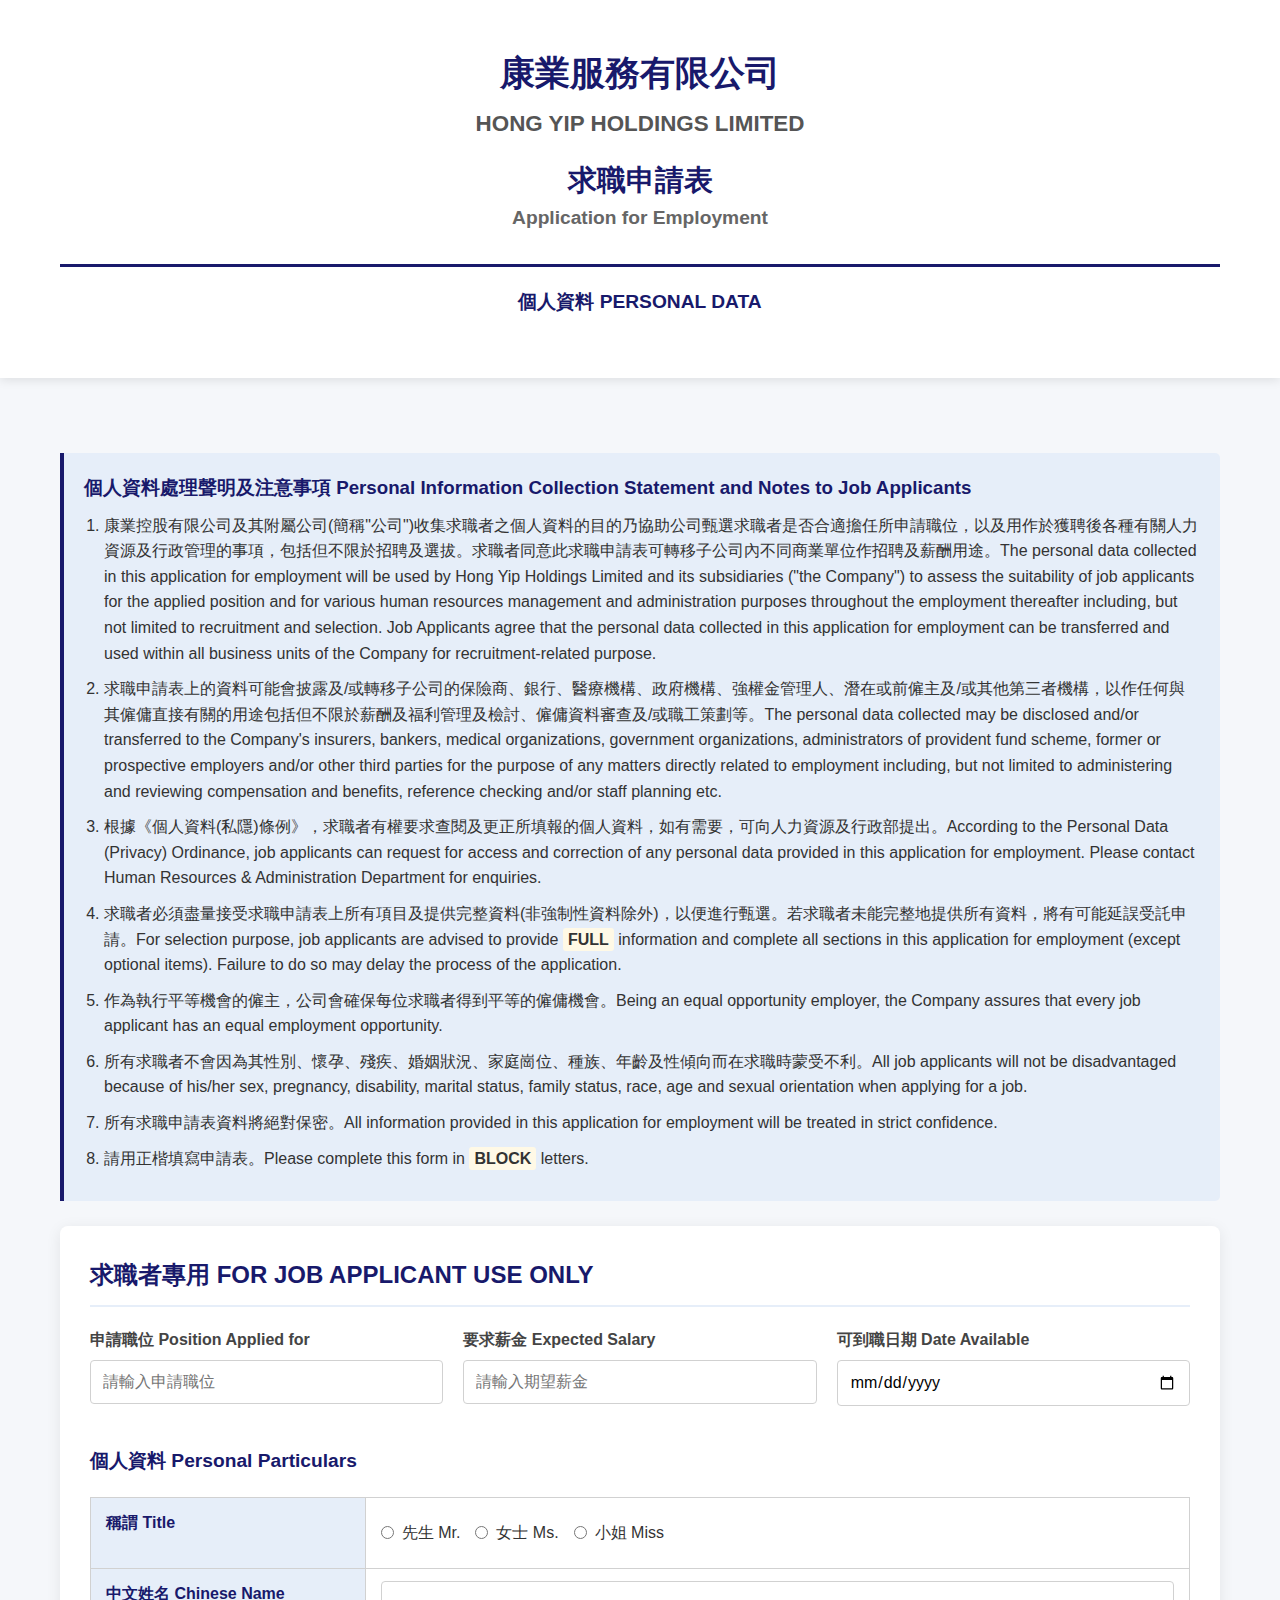
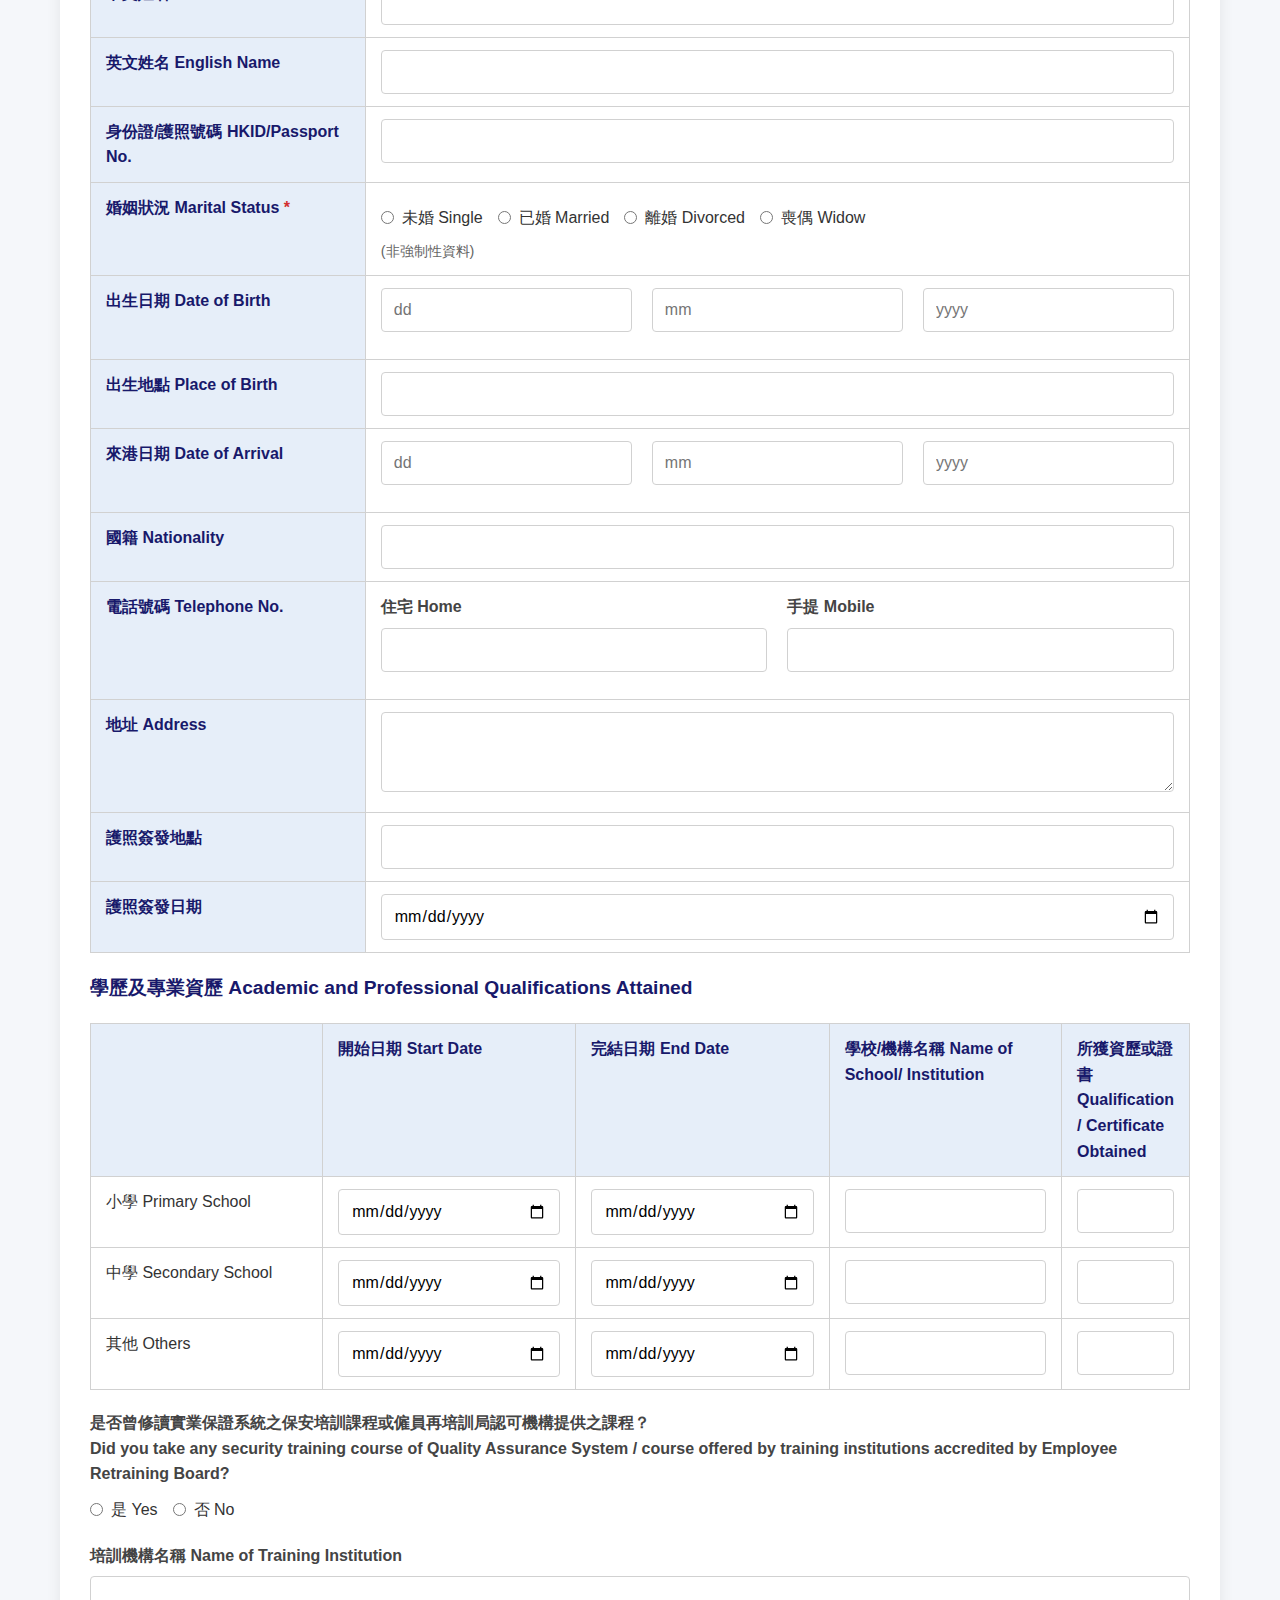
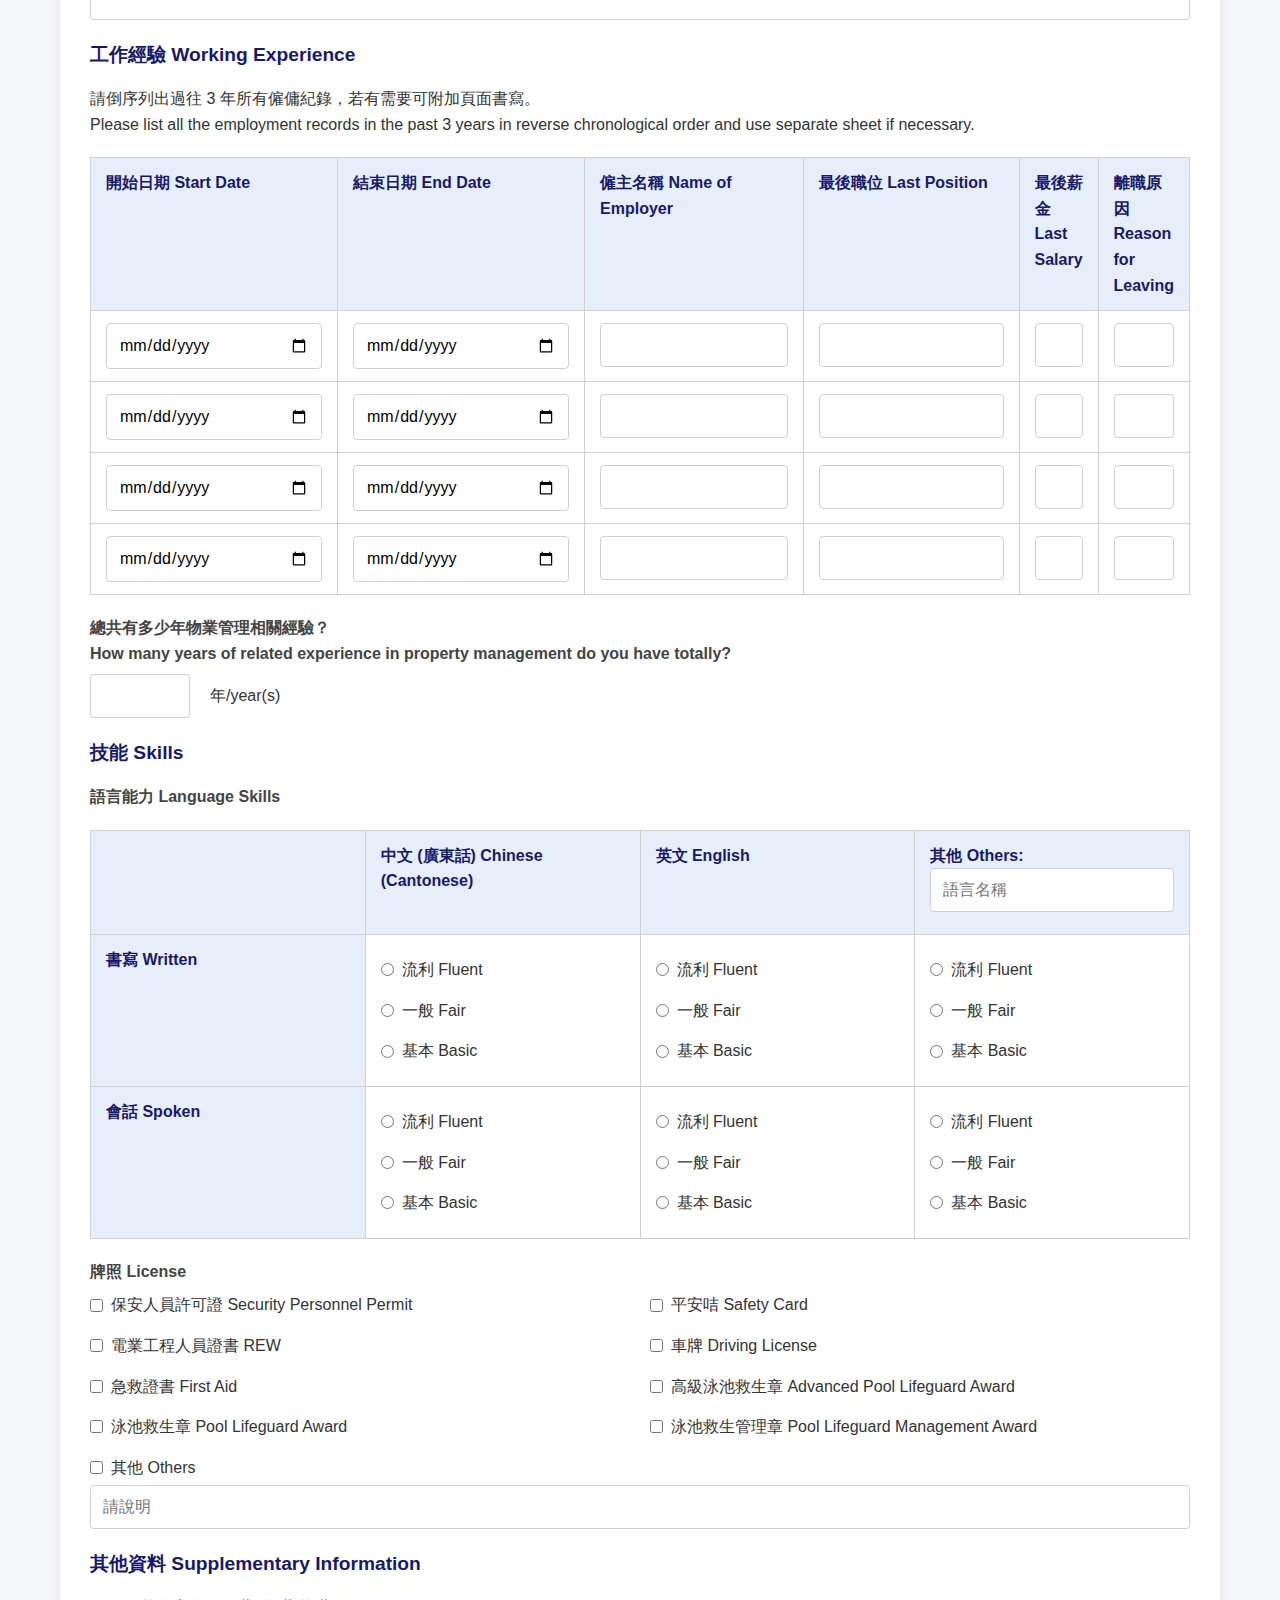
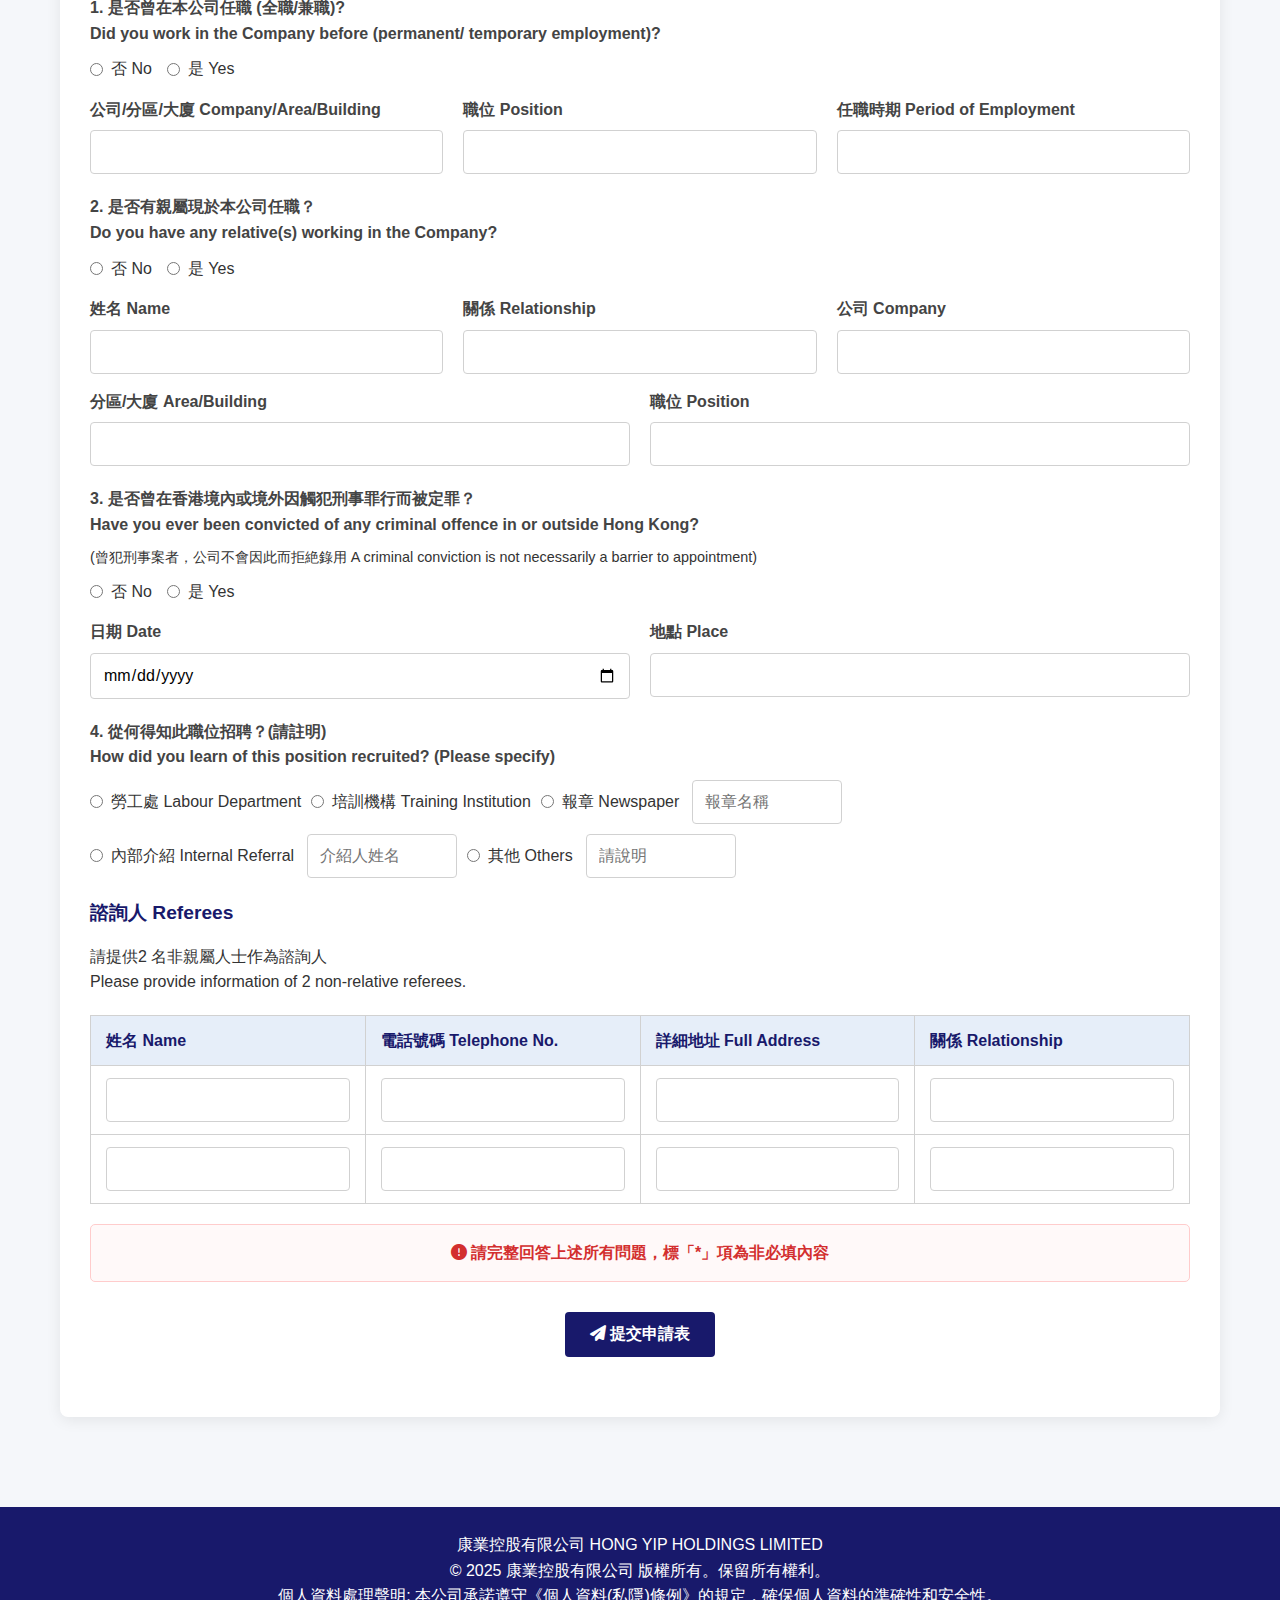
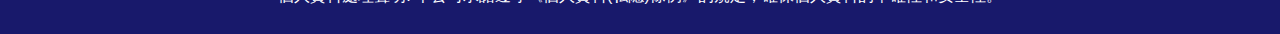
<file: templates/hy.html>
<!DOCTYPE html>
<html lang="zh-Hant">
<head>
    <meta charset="UTF-8">
    <meta name="viewport" content="width=device-width, initial-scale=1.0">
    <title>康業服務有限公司 - 求職申請表</title>
    <link rel="stylesheet" href="https://cdnjs.cloudflare.com/ajax/libs/font-awesome/6.4.0/css/all.min.css">
    <link rel="stylesheet" href="form1.css">
</head>
<body>
    <!-- 成功提交的覆盖层 -->
    <div class="success-overlay" id="successOverlay">
        <div class="success-modal">
            <div class="success-icon">
                <i class="fas fa-check-circle"></i>
            </div>
            <h2 class="success-title">申請表提交成功！</h2>
            <p class="success-message">
                您的求職申請表已成功提交並轉換為Excel文件。我們將盡快處理您的申請。
            </p>
            <div class="success-details" id="successDetails">
                <h4><i class="fas fa-info-circle"></i> 提交詳情</h4>
                <p><strong>提交時間：</strong><span id="submissionTime"></span></p>
                <p><strong>申請人：</strong><span id="applicantName"></span></p>
                <p><strong>申請職位：</strong><span id="appliedPosition"></span></p>
                <p><strong>文件狀態：</strong><span style="color: var(--success-color);">已成功生成Excel文件</span></p>
            </div>
            <div class="loading-spinner" id="loadingSpinner">
                <div class="spinner"></div>
                <p>正在處理您的申請...</p>
            </div>
            <div>
                <button class="btn-success" id="downloadBtn">
                    <i class="fas fa-download"></i> 下載Excel文件
                </button>
                <button class="btn-secondary" id="newApplicationBtn">
                    <i class="fas fa-plus"></i> 填寫新申請
                </button>
                <button class="btn-secondary" id="closeModalBtn">
                    <i class="fas fa-times"></i> 關閉
                </button>
            </div>
        </div>
    </div>

    <header>
        <div class="container">
            <div class="company-header">
                <div class="company-name">康業服務有限公司</div>
                <div class="company-name-en">HONG YIP HOLDINGS LIMITED</div>
                <div class="form-title">求職申請表</div>
                <div class="form-title-en">Application for Employment</div>
            </div>
            <p class="section-subtitle">個人資料 PERSONAL DATA</p>
        </div>
    </header>

    <div class="container">
        <!-- 提交状态显示 -->
        <div class="submission-status" id="submissionStatus">
            <i class="fas fa-check-circle"></i> 申請表已成功提交
        </div>

        <div class="notes-box">
            <h3>個人資料處理聲明及注意事項 Personal Information Collection Statement and Notes to Job Applicants</h3>
            <ol class="notes-list">
                <li>康業控股有限公司及其附屬公司(簡稱"公司")收集求職者之個人資料的目的乃協助公司甄選求職者是否合適擔任所申請職位，以及用作於獲聘後各種有關人力資源及行政管理的事項，包括但不限於招聘及選拔。求職者同意此求職申請表可轉移子公司內不同商業單位作招聘及薪酬用途。The personal data collected in this application for employment will be used by Hong Yip Holdings Limited and its subsidiaries ("the Company") to assess the suitability of job applicants for the applied position and for various human resources management and administration purposes throughout the employment thereafter including, but not limited to recruitment and selection. Job Applicants agree that the personal data collected in this application for employment can be transferred and used within all business units of the Company for recruitment-related purpose.</li>
                <li>求職申請表上的資料可能會披露及/或轉移子公司的保險商、銀行、醫療機構、政府機構、強權金管理人、潛在或前僱主及/或其他第三者機構，以作任何與其僱傭直接有關的用途包括但不限於薪酬及福利管理及檢討、僱傭資料審查及/或職工策劃等。The personal data collected may be disclosed and/or transferred to the Company's insurers, bankers, medical organizations, government organizations, administrators of provident fund scheme, former or prospective employers and/or other third parties for the purpose of any matters directly related to employment including, but not limited to administering and reviewing compensation and benefits, reference checking and/or staff planning etc.</li>
                <li>根據《個人資料(私隱)條例》，求職者有權要求查閱及更正所填報的個人資料，如有需要，可向人力資源及行政部提出。According to the Personal Data (Privacy) Ordinance, job applicants can request for access and correction of any personal data provided in this application for employment. Please contact Human Resources & Administration Department for enquiries.</li>
                <li>求職者必須盡量接受求職申請表上所有項目及提供完整資料(非強制性資料除外)，以便進行甄選。若求職者未能完整地提供所有資料，將有可能延誤受託申請。For selection purpose, job applicants are advised to provide <span class="highlight">FULL</span> information and complete all sections in this application for employment (except optional items). Failure to do so may delay the process of the application.</li>
                <li>作為執行平等機會的僱主，公司會確保每位求職者得到平等的僱傭機會。Being an equal opportunity employer, the Company assures that every job applicant has an equal employment opportunity.</li>
                <li>所有求職者不會因為其性別、懷孕、殘疾、婚姻狀況、家庭崗位、種族、年齡及性傾向而在求職時蒙受不利。All job applicants will not be disadvantaged because of his/her sex, pregnancy, disability, marital status, family status, race, age and sexual orientation when applying for a job.</li>
                <li>所有求職申請表資料將絕對保密。All information provided in this application for employment will be treated in strict confidence.</li>
                <li>請用正楷填寫申請表。Please complete this form in <span class="highlight">BLOCK</span> letters.</li>
            </ol>
        </div>

        <form id="applicationForm" class="form-section">
            <h2 class="section-title">求職者專用 FOR JOB APPLICANT USE ONLY</h2>
            
            <div class="form-row">
                <div class="form-col">
                    <div class="form-group">
                        <label class="form-label">申請職位 Position Applied for</label>
                        <input type="text" name="position" class="form-control" placeholder="請輸入申請職位" required>
                        <div class="error-message">此為必填項目</div>
                    </div>
                </div>
                <div class="form-col">
                    <div class="form-group">
                        <label class="form-label">要求薪金 Expected Salary</label>
                        <input type="text" name="salary" class="form-control" placeholder="請輸入期望薪金" required>
                        <div class="error-message">此為必填項目</div>
                    </div>
                </div>
                <div class="form-col">
                    <div class="form-group">
                        <label class="form-label">可到職日期 Date Available</label>
                        <input type="date" name="available_date" class="form-control" required>
                        <div class="error-message">此為必填項目</div>
                    </div>
                </div>
            </div>

            <h3 class="section-subtitle">個人資料 Personal Particulars</h3>
            
            <table class="form-table">
                <tr>
                    <th>稱謂 Title</th>
                    <td>
                        <div class="radio-group">
                            <label class="radio-option">
                                <input type="radio" name="title" value="mr" required> 先生 Mr.
                            </label>
                            <label class="radio-option">
                                <input type="radio" name="title" value="ms"> 女士 Ms.
                            </label>
                            <label class="radio-option">
                                <input type="radio" name="title" value="miss"> 小姐 Miss
                            </label>
                        </div>
                        <div class="error-message">此為必填項目</div>
                    </td>
                </tr>
                <tr>
                    <th>中文姓名 Chinese Name</th>
                    <td>
                        <input type="text" name="chinese_name" class="form-control" required>
                        <div class="error-message">此為必填項目</div>
                    </td>
                </tr>
                <tr>
                    <th>英文姓名 English Name</th>
                    <td>
                        <input type="text" name="english_name" class="form-control" required>
                        <div class="error-message">此為必填項目</div>
                    </td>
                </tr>
                <tr>
                    <th>身份證/護照號碼 HKID/Passport No.</th>
                    <td>
                        <input type="text" name="id_number" class="form-control" required>
                        <div class="error-message">此為必填項目</div>
                    </td>
                </tr>
                <tr>
                    <th>婚姻狀況 Marital Status <span class="required"></span></th>
                    <td>
                        <div class="radio-group">
                            <label class="radio-option">
                                <input type="radio" name="marital_status" value="single"> 未婚 Single
                            </label>
                            <label class="radio-option">
                                <input type="radio" name="marital_status" value="married"> 已婚 Married
                            </label>
                            <label class="radio-option">
                                <input type="radio" name="marital_status" value="divorced"> 離婚 Divorced
                            </label>
                            <label class="radio-option">
                                <input type="radio" name="marital_status" value="widow"> 喪偶 Widow
                            </label>
                        </div>
                        <div class="optional">(非強制性資料)</div>
                    </td>
                </tr>
				<tr>
                    <th>出生日期 Date of Birth</th>
                    <td>
                        <div class="form-row">
                            <div class="form-col">
                                <input type="number" name="birth_day" class="form-control" placeholder="dd" min="1" max="31" required>
                            </div>
                            <div class="form-col">
                                <input type="number" name="birth_month" class="form-control" placeholder="mm" min="1" max="12" required>
                            </div>
                            <div class="form-col">
                                <input type="number" name="birth_year" class="form-control" placeholder="yyyy" min="1900" max="2023" required>
                            </div>
                        </div>
                        <div class="error-message">此為必填項目</div>
                    </td>
                </tr>
                <tr>
                    <th>出生地點 Place of Birth</th>
                    <td>
                        <input type="text" name="birth_place" class="form-control" required>
                        <div class="error-message">此為必填項目</div>
                    </td>
                </tr>
                <tr>
                    <th>來港日期 Date of Arrival</th>
                    <td>
                        <div class="form-row">
                            <div class="form-col">
                                <input type="number" name="arrival_day" class="form-control" placeholder="dd" min="1" max="31">
                            </div>
                            <div class="form-col">
                                <input type="number" name="arrival_month" class="form-control" placeholder="mm" min="1" max="12">
                            </div>
                            <div class="form-col">
                                <input type="number" name="arrival_year" class="form-control" placeholder="yyyy" min="1900" max="2023">
                            </div>
                        </div>
                        <div class="error-message">此為必填項目</div>
                    </td>
                </tr>
                <tr>
                    <th>國籍 Nationality</th>
                    <td>
                        <input type="text" name="nationality" class="form-control" required>
                        <div class="error-message">此為必填項目</div>
                    </td>
                </tr>
                <tr>
                    <th>電話號碼 Telephone No.</th>
                    <td>
                        <div class="form-row">
                            <div class="form-col">
                                <label class="form-label">住宅 Home</label>
                                <input type="tel" name="home_phone" class="form-control">
                                <div class="error-message">此為必填項目</div>
                            </div>
                            <div class="form-col">
                                <label class="form-label">手提 Mobile</label>
                                <input type="tel" name="mobile_phone" class="form-control" required>
                                <div class="error-message">此為必填項目</div>
                            </div>
                        </div>
                    </td>
                </tr>
                <tr>
                    <th>地址 Address</th>
                    <td>
                        <textarea name="address" class="form-control" rows="3" required></textarea>
                        <div class="error-message">此為必填項目</div>
                    </td>
                </tr>
                <tr>
                    <th>護照簽發地點</th>
                    <td>
                        <input type="text" name="passport_issue_place" class="form-control">
                        <div class="error-message">此為必填項目</div>
                    </td>
                </tr>
                <tr>
                    <th>護照簽發日期</th>
                    <td>
                        <input type="date" name="passport_issue_date" class="form-control" placeholder="dd-mm-yyyy">
                        <div class="error-message">此為必填項目</div>
                    </td>
                </tr>
            </table>

            <h3 class="section-subtitle">學歷及專業資歷 Academic and Professional Qualifications Attained</h3>
            
            <table class="form-table">
                <thead>
                    <tr>
                        <th></th>
                        <th style="width: 25%">開始日期 Start Date</th>
                        <th style="width: 25%">完結日期 End Date</th>
                        <th style="width: 35%">學校/機構名稱 Name of School/ Institution</th>
                        <th style="width: 25%">所獲資歷或證書 Qualification / Certificate Obtained</th>
                    </tr>
                </thead>
                <tbody>
                    <tr>
                        <td>小學 Primary School</td>
                        <td><input type="date" class="form-control" placeholder="月/年"></td>
                        <td><input type="date" class="form-control" placeholder="月/年"></td>
                        <td><input type="text" class="form-control" ></td>
                        <td><input type="text" class="form-control" ></td>
                    </tr>
                    <tr>
                        <td>中學 Secondary School</td>
                        <td><input type="date" class="form-control" placeholder="月/年"></td>
                        <td><input type="date" class="form-control" placeholder="月/年"></td>
                        <td><input type="text" class="form-control" ></td>
                        <td><input type="text" class="form-control" ></td>
                    </tr>
                    <tr>
                        <td>其他 Others</td>
                        <td><input type="date" class="form-control" placeholder="月/年"></td>
                        <td><input type="date" class="form-control" placeholder="月/年"></td>
                        <td><input type="text" class="form-control" ></td>
                        <td><input type="text" class="form-control" ></td>
                        
                    </tr>
                </tbody>
            </table>
            
            <div class="form-group" style="margin-top: 20px;">
                <label class="form-label">是否曾修讀實業保證系統之保安培訓課程或僱員再培訓局認可機構提供之課程？<br>Did you take any security training course of Quality Assurance System / course offered by training institutions accredited by Employee Retraining Board?</label>
                <div class="radio-group">
                    <label class="radio-option">
                        <input type="radio" name="training" value="yes" required> 是 Yes
                    </label>
                    <label class="radio-option">
                        <input type="radio" name="training" value="no"> 否 No
                    </label>
                </div>
                <div class="error-message">此為必填項目</div>
            </div>
            
            <div class="form-group">
                <label class="form-label">培訓機構名稱 Name of Training Institution</label>
                <input type="text" class="form-control" required>
                <div class="error-message">此為必填項目</div>
            </div>

            <h3 class="section-subtitle">工作經驗 Working Experience</h3>
            <p>請倒序列出過往 3 年所有僱傭紀錄，若有需要可附加頁面書寫。<br>Please list all the employment records in the past 3 years in reverse chronological order and use separate sheet if necessary.</p>
            
            <table class="form-table">
                <thead>
                    <tr>
                        <th>開始日期 Start Date </th>
                        <th>結束日期 End Date</th>
                        <th>僱主名稱 Name of Employer</th>
                        <th>最後職位 Last Position</th>
                        <th>最後薪金 Last Salary</th>
                        <th>離職原因 Reason for Leaving</th>
                    </tr>
                </thead>
                <tbody>
                    <tr>
                        <td><input type="date" name = "start_date_1" class="form-control" placeholder="月(mm)/年(yyyy) "></td>
                        <td><input type="date" name = "end_date_1" class="form-control" placeholder="月(mm)/年(yyyy) "></td>
                        <td><input type="text" name = "employer_name_1" class="form-control" ></td>
                        <td><input type="text" name = "last_position_1" class="form-control" ></td>
                        <td><input type="text" name = "last_salary_1" class="form-control" ></td>
                        <td><input type="text" name = "reason_for_leaving_1" class="form-control" ></td>
                    </tr>
                    <tr>
                        <td><input type="date" name = "start_date" class="form-control" placeholder="月(mm)/年(yyyy) "></td>
                        <td><input type="date" name = "end_date" class="form-control" placeholder="月(mm)/年(yyyy) "></td>
                        <td><input type="text" name = "employer_name" class="form-control" ></td>
                        <td><input type="text" name = "last_position" class="form-control" ></td>
                        <td><input type="text" name = "last_salary" class="form-control" ></td>
                        <td><input type="text" name = "reason_for_leaving" class="form-control" ></td>
                    </tr>
                    <tr>
                        <td><input type="date" name = "start_date" class="form-control" placeholder="月(mm)/年(yyyy) "></td>
                        <td><input type="date" name = "end_date" class="form-control" placeholder="月(mm)/年(yyyy) "></td>
                        <td><input type="text" name = "employer_name" class="form-control" ></td>
                        <td><input type="text" name = "last_position" class="form-control" ></td>
                        <td><input type="text" name = "last_salary" class="form-control" ></td>
                        <td><input type="text" name = "reason_for_leaving" class="form-control" ></td>
                    </tr>
                    <tr>
                        <td><input type="date" name = "start_date" class="form-control" placeholder="月(mm)/年(yyyy) "></td>
                        <td><input type="date" name = "end_date" class="form-control" placeholder="月(mm)/年(yyyy) "></td>
                        <td><input type="text" name = "employer_name" class="form-control" ></td>
                        <td><input type="text" name = "last_position" class="form-control" ></td>
                        <td><input type="text" name = "last_salary" class="form-control" ></td>
                        <td><input type="text" name = "reason_for_leaving" class="form-control" ></td>
                </tbody>
            </table>
            
            <div class="form-group" style="margin-top: 20px;">
                <label class="form-label">總共有多少年物業管理相關經驗？<br>How many years of related experience in property management do you have totally?</label>
                <div class="form-row" style="align-items: center;">
                    <div class="form-col" style="max-width: 100px;">
                        <input type="number" class="form-control" min="0" required>
                    </div>
                    <div>年/year(s)</div>
                </div>
                <div class="error-message">此為必填項目</div>
            </div>

            <h3 class="section-subtitle">技能 Skills</h3>
            
            <div class="form-group">
                <label class="form-label">語言能力 Language Skills</label>
                <table class="form-table">
                    <thead>
                        <tr>
                            <th></th>
                            <th>中文 (廣東話) Chinese (Cantonese)</th>
                            <th>英文 English</th>
                            <th>其他 Others: <input type="text" class="form-control" placeholder="語言名稱" style="margin-bottom: 10px;"></th>
                        </tr>
                    </thead>
                    <tbody>
                        <tr>
                            <th>書寫 Written</th>
                            <td>
                                <div class="radio-group" style="flex-direction: column;">
                                    <label class="radio-option">
                                        <input type="radio" name="written_cn" value="fluent" required> 流利 Fluent
                                    </label>
                                    <label class="radio-option">
                                        <input type="radio" name="written_cn" value="fair"> 一般 Fair
                                    </label>
                                    <label class="radio-option">
                                        <input type="radio" name="written_cn" value="basic"> 基本 Basic
                                    </label>
                                </div>
                                <div class="error-message">此為必填項目</div>
                            </td>
                            <td>
                                <div class="radio-group" style="flex-direction: column;">
                                    <label class="radio-option">
                                        <input type="radio" name="written_en" value="fluent" required> 流利 Fluent
                                    </label>
                                    <label class="radio-option">
                                        <input type="radio" name="written_en" value="fair"> 一般 Fair
                                    </label>
                                    <label class="radio-option">
                                        <input type="radio" name="written_en" value="basic"> 基本 Basic
                                    </label>
                                </div>
                                <div class="error-message">此為必填項目</div>
                            </td>
                            <td>
                                <div class="radio-group" style="flex-direction: column;">
                                    <label class="radio-option">
                                        <input type="radio" name="written_other" value="fluent" > 流利 Fluent
                                    </label>
                                    <label class="radio-option">
                                        <input type="radio" name="written_other" value="fair"> 一般 Fair
                                    </label>
                                    <label class="radio-option">
                                        <input type="radio" name="written_other" value="basic"> 基本 Basic
                                    </label>
                                </div>
                                <div class="error-message">此為必填項目</div>
                            </td>
                        </tr>
                        <tr>
                            <th>會話 Spoken</th>
                            <td>
                                <div class="radio-group" style="flex-direction: column;">
                                    <label class="radio-option">
                                        <input type="radio" name="spoken_cn" value="fluent" required> 流利 Fluent
                                    </label>
                                    <label class="radio-option">
                                        <input type="radio" name="spoken_cn" value="fair"> 一般 Fair
                                    </label>
                                    <label class="radio-option">
                                        <input type="radio" name="spoken_cn" value="basic"> 基本 Basic
                                    </label>
                                </div>
                                <div class="error-message">此為必填項目</div>
                            </td>
                            <td>
                                <div class="radio-group" style="flex-direction: column;">
                                    <label class="radio-option">
                                        <input type="radio" name="spoken_en" value="fluent" required> 流利 Fluent
                                    </label>
                                    <label class="radio-option">
                                        <input type="radio" name="spoken_en" value="fair"> 一般 Fair
                                    </label>
                                    <label class="radio-option">
                                        <input type="radio" name="spoken_en" value="basic"> 基本 Basic
                                    </label>
                                </div>
                                <div class="error-message">此為必填項目</div>
                            </td>
                            <td>
                                <div class="radio-group" style="flex-direction: column;">
                                    <label class="radio-option">
                                        <input type="radio" name="spoken_other" value="fluent" > 流利 Fluent
                                    </label>
                                    <label class="radio-option">
                                        <input type="radio" name="spoken_other" value="fair"> 一般 Fair
                                    </label>
                                    <label class="radio-option">
                                        <input type="radio" name="spoken_other" value="basic"> 基本 Basic
                                    </label>
                                </div>
                                <div class="error-message">此為必填項目</div>
                            </td>
                        </tr>
                    </tbody>
                </table>
            </div>
            
            <div class="form-group">
                <label class="form-label">牌照 License</label>
                <div class="form-row">
                    <div class="form-col">
                        <label class="checkbox-option">
                            <input type="checkbox"> 保安人員許可證 Security Personnel Permit
                        </label>
                    </div>
                    <div class="form-col">
                        <label class="checkbox-option">
                            <input type="checkbox"> 平安咭 Safety Card
                        </label>
                    </div>
                </div>
                <div class="form-row">
                    <div class="form-col">
                        <label class="checkbox-option">
                            <input type="checkbox"> 電業工程人員證書 REW
                        </label>
                    </div>
                    <div class="form-col">
                        <label class="checkbox-option">
                            <input type="checkbox"> 車牌 Driving License
                        </label>
                    </div>
                </div>
                <div class="form-row">
                    <div class="form-col">
                        <label class="checkbox-option">
                            <input type="checkbox"> 急救證書 First Aid
                        </label>
                    </div>
                    <div class="form-col">
                        <label class="checkbox-option">
                            <input type="checkbox"> 高級泳池救生章 Advanced Pool Lifeguard Award
                        </label>
                    </div>
                </div>
                <div class="form-row">
                    <div class="form-col">
                        <label class="checkbox-option">
                            <input type="checkbox"> 泳池救生章 Pool Lifeguard Award
                        </label>
                    </div>
                    <div class="form-col">
                        <label class="checkbox-option">
                            <input type="checkbox"> 泳池救生管理章 Pool Lifeguard Management Award
                        </label>
                    </div>
                </div>
                <div class="form-row">
                    <div class="form-col">
                        <label class="checkbox-option">
                            <input type="checkbox"> 其他 Others
                        </label>
                        <input type="text" class="form-control" placeholder="請說明" style="margin-top: 5px;" >
                        <div class="error-message">此為必填項目</div>
                    </div>
                </div>
            </div>

            <h3 class="section-subtitle">其他資料 Supplementary Information</h3>
            
            <div class="form-group">
                <label class="form-label">1. 是否曾在本公司任職 (全職/兼職)?<br>Did you work in the Company before (permanent/ temporary employment)?</label>
                <div class="radio-group">
                    <label class="radio-option">
                        <input type="radio" name="previous_employment" value="no" required> 否 No
                    </label>
                    <label class="radio-option">
                        <input type="radio" name="previous_employment" value="yes"> 是 Yes
                    </label>
                </div>
                <div class="error-message">此為必填項目</div>
                
                <div class="form-row" style="margin-top: 15px;">
                    <div class="form-col">
                        <label class="form-label">公司/分區/大廈 Company/Area/Building</label>
                        <input type="text" class="form-control">
                        <div class="error-message">此為必填項目</div>
                    </div>
                    <div class="form-col">
                        <label class="form-label">職位 Position</label>
                        <input type="text" class="form-control">
                        <div class="error-message">此為必填項目</div>
                    </div>
                    <div class="form-col">
                        <label class="form-label">任職時期 Period of Employment</label>
                        <input type="text" class="form-control">
                        <div class="error-message">此為必填項目</div>
                    </div>
                </div>
            </div>
            
            <div class="form-group">
                <label class="form-label">2. 是否有親屬現於本公司任職？<br>Do you have any relative(s) working in the Company?</label>
                <div class="radio-group">
                    <label class="radio-option">
                        <input type="radio" name="relative_employment" value="no" required> 否 No
                    </label>
                    <label class="radio-option">
                        <input type="radio" name="relative_employment" value="yes"> 是 Yes
                    </label>
                </div>
                <div class="error-message">此為必填項目</div>
                
                <div class="form-row" style="margin-top: 15px;">
                    <div class="form-col">
                        <label class="form-label">姓名 Name</label>
                        <input type="text" class="form-control" >
                        <div class="error-message">此為必填項目</div>
                    </div>
                    <div class="form-col">
                        <label class="form-label">關係 Relationship</label>
                        <input type="text" class="form-control" >
                        <div class="error-message">此為必填項目</div>
                    </div>
                    <div class="form-col">
                        <label class="form-label">公司 Company</label>
                        <input type="text" class="form-control" >
                        <div class="error-message">此為必填項目</div>
                    </div>
                </div>
                <div class="form-row">
                    <div class="form-col">
                        <label class="form-label">分區/大廈 Area/Building</label>
                        <input type="text" class="form-control" >
                        <div class="error-message">此為必填項目</div>
                    </div>
                    <div class="form-col">
                        <label class="form-label">職位 Position</label>
                        <input type="text" class="form-control" >
                        <div class="error-message">此為必填項目</div>
                    </div>
                </div>
            </div>
            
            <div class="form-group">
                <label class="form-label">3. 是否曾在香港境內或境外因觸犯刑事罪行而被定罪？<br>Have you ever been convicted of any criminal offence in or outside Hong Kong?</label>
                <p style="font-size: 0.9rem; margin-bottom: 10px;">(曾犯刑事案者，公司不會因此而拒絶錄用 A criminal conviction is not necessarily a barrier to appointment)</p>
                <div class="radio-group">
                    <label class="radio-option">
                        <input type="radio" name="criminal_record" value="no" required> 否 No
                    </label>
                    <label class="radio-option">
                        <input type="radio" name="criminal_record" value="yes"> 是 Yes
                    </label>
                </div>
                <div class="error-message">此為必填項目</div>
                
                <div class="form-row" style="margin-top: 15px;">
                    <div class="form-col">
                        <label class="form-label">日期 Date</label>
                        <input type="date" class="form-control" placeholder = "dd-mm-yyyy">
                        <div class="error-message">此為必填項目</div>
                    </div>
                    <div class="form-col">
                        <label class="form-label">地點 Place</label>
                        <input type="text" class="form-control">
                        <div class="error-message">此為必填項目</div>
                    </div>
                </div>
            </div>
            
            <div class="form-group">
                <label class="form-label">4. 從何得知此職位招聘？(請註明)<br>How did you learn of this position recruited? (Please specify)</label>
                <div class="radio-group" style="flex-wrap: wrap; gap: 10px; margin-bottom: 15px;">
                    <label class="radio-option">
                        <input type="radio" name="source" value="labour" required> 勞工處 Labour Department
                    </label>
                    <label class="radio-option">
                        <input type="radio" name="source" value="training"> 培訓機構 Training Institution
                    </label>
                    <label class="radio-option">
                        <input type="radio" name="source" value="newspaper"> 報章 Newspaper
                        <input type="text" class="form-control" placeholder="報章名稱" style="width: 150px; display: inline-block; margin-left: 5px;" >
                    </label>
                    <label class="radio-option">
                        <input type="radio" name="source" value="referral"> 內部介紹 Internal Referral
                        <input type="text" class="form-control" placeholder="介紹人姓名" style="width: 150px; display: inline-block; margin-left: 5px;" >
                    </label>
                    <label class="radio-option">
                        <input type="radio" name="source" value="others"> 其他 Others
                        <input type="text" class="form-control" placeholder="請說明" style="width: 150px; display: inline-block; margin-left: 5px;" >
                    </label>
                </div>
                <div class="error-message">此為必填項目</div>
            </div>

            <h3 class="section-subtitle">諮詢人 Referees</h3>
            <p>請提供2 名非親屬人士作為諮詢人<br>Please provide information of 2 non-relative referees.</p>
            
            <table class="form-table">
                <thead>
                    <tr>
                        <th>姓名 Name</th>
                        <th>電話號碼 Telephone No.</th>
                        <th>詳細地址 Full Address</th>
                        <th>關係 Relationship</th>
                     
                    </tr>
                </thead>
                <tbody>
                    <tr>
                        <td><input type="text" class="form-control" required></td>
                        <td><input type="tel" class="form-control" required></td>
                        <td><input type="text" class="form-control" required></td>
                        <td><input type="text" class="form-control" required></td>
                   
                    </tr>
                    <tr>
                        <td><input type="text" class="form-control" required></td>
                        <td><input type="tel" class="form-control" required></td>
                        <td><input type="text" class="form-control" required></td>
                        <td><input type="text" class="form-control" required></td>
                    </tr>
                </tbody>
            </table>
                <!-- 其他表格行保持不变... -->
            </table>

            <!-- 其他表单内容保持不变... -->

            <div class="mandatory-note">
                <i class="fas fa-exclamation-circle"></i> 請完整回答上述所有問題，標「*」項為非必填內容
            </div>
            
            <div class="btn-container">
                <button type="submit" class="btn" id="submitBtn">
                    <i class="fas fa-paper-plane"></i> 提交申請表
                </button>
            </div>
        </form>
    </div>
    
    <footer>
        <div class="footer-content">
            <p>康業控股有限公司 HONG YIP HOLDINGS LIMITED</p>
            <p>© 2025 康業控股有限公司 版權所有。保留所有權利。</p>
            <p>個人資料處理聲明: 本公司承諾遵守《個人資料(私隱)條例》的規定，確保個人資料的準確性和安全性。</p>
        </div>
    </footer>

    <script>
        document.addEventListener('DOMContentLoaded', function() {
            const form = document.getElementById('applicationForm');
            const submitBtn = document.getElementById('submitBtn');
            const successOverlay = document.getElementById('successOverlay');
            const loadingSpinner = document.getElementById('loadingSpinner');
            const successDetails = document.getElementById('successDetails');
            const submissionStatus = document.getElementById('submissionStatus');
            
            let downloadUrl = null;
            let submissionData = null;
            
            // 表单提交处理
            form.addEventListener('submit', function(e) {
                e.preventDefault();
                
                // 验证表单
                if (!validateForm()) {
                    return;
                }
                
                // 显示加载状态
                showLoadingState();
                
                // 收集表单数据
                const formData = collectFormData();
                
                // 提交表单
                submitForm(formData);
            });
            
            // 验证表单
            function validateForm() {
                // 重置所有错误状态
                form.querySelectorAll('.validation-error').forEach(el => {
                    el.classList.remove('validation-error');
                });
                form.querySelectorAll('.error-message').forEach(el => {
                    el.style.display = 'none';
                });
                
                // 验证所有必填项
                const requiredFields = form.querySelectorAll('[required]');
                let firstInvalid = null;
                let isValid = true;
                
                requiredFields.forEach(field => {
                    // 特殊处理单选按钮组
                    if (field.type === 'radio') {
                        const groupName = field.name;
                        const group = form.querySelectorAll(`input[name="${groupName}"]`);
                        const isChecked = Array.from(group).some(radio => radio.checked);
                        
                        if (!isChecked) {
                            if (!firstInvalid) firstInvalid = group[0];
                            const errorMsg = group[0].closest('td')?.querySelector('.error-message');
                            if (errorMsg) errorMsg.style.display = 'block';
                            isValid = false;
                        }
                    }
                    // 处理其他输入类型
                    else if (!field.value.trim()) {
                        if (!firstInvalid) firstInvalid = field;
                        field.classList.add('validation-error');
                        if (field.nextElementSibling?.classList?.contains('error-message')) {
                            field.nextElementSibling.style.display = 'block';
                        }
                        isValid = false;
                    }
                });
                
                if (!isValid) {
                    alert('請填寫所有必填項目');
                    if (firstInvalid) {
                        firstInvalid.scrollIntoView({
                            behavior: 'smooth',
                            block: 'center'
                        });
                    }
                }
                
                return isValid;
            }
            
            // 收集表单数据
            function collectFormData() {
                const formData = new FormData(form);
                
                // 收集教育经历
                const education = [];
                // 这里添加教育经历收集逻辑
                
                // 收集工作经历
                const workExperience = [];
                // 这里添加工作经历收集逻辑
                
                // 收集咨询人信息
                const referees = [];
                // 这里添加咨询人收集逻辑
                
                formData.append('education', JSON.stringify(education));
                formData.append('work_experience', JSON.stringify(workExperience));
                formData.append('referees', JSON.stringify(referees));
                
                return formData;
            }
            
            // 显示加载状态
            function showLoadingState() {
                successOverlay.style.display = 'flex';
                loadingSpinner.style.display = 'block';
                successDetails.style.display = 'none';
                
                // 禁用表单
                form.classList.add('form-disabled');
                submitBtn.disabled = true;
            }
            
            // 提交表单
            function submitForm(formData) {
                fetch('/submit', {
                    method: 'POST',
                    body: formData
                })
                .then(response => {
                    if (response.ok) {
                        return response.blob().then(blob => {
                            // 获取文件名
                            const contentDisposition = response.headers.get('Content-Disposition');
                            let filename = '康業求職申請表.xlsx';
                            if (contentDisposition) {
                                const matches = contentDisposition.match(/filename[^;=\n]*=((['"]).*?\2|[^;\n]*)/);
                                if (matches != null && matches[1]) {
                                    filename = matches[1].replace(/['"]/g, '');
                                }
                            }
                            
                            // 创建下载链接
                            downloadUrl = URL.createObjectURL(blob);
                            
                            // 保存提交数据
                            submissionData = {
                                time: new Date().toLocaleString('zh-TW'),
                                name: formData.get('chinese_name'),
                                position: formData.get('position'),
                                filename: filename
                            };
                            
                            showSuccessState();
                        });
                    } else {
                        throw new Error('提交失败');
                    }
                })
                .catch(error => {
                    console.error('Error:', error);
                    hideLoadingState();
                    alert('提交過程中發生錯誤，請重試。');
                    form.classList.remove('form-disabled');
                    submitBtn.disabled = false;
                });
            }
            
            // 显示成功状态
            function showSuccessState() {
                loadingSpinner.style.display = 'none';
                successDetails.style.display = 'block';
                
                // 填充提交详情
                document.getElementById('submissionTime').textContent = submissionData.time;
                document.getElementById('applicantName').textContent = submissionData.name;
                document.getElementById('appliedPosition').textContent = submissionData.position;
                
                // 显示状态栏
                submissionStatus.style.display = 'block';fan
            }
            
            // 隐藏加载状态
            function hideLoadingState() {
                successOverlay.style.display = 'none';
                loadingSpinner.style.display = 'none';dandaotian
            }
            
            // 下载按钮事件
            document.getElementById('downloadBtn').addEventListener('click', function() {
                if (downloadUrl) {
                    const link = document.createElement('a');
                    link.href = downloadUrl;
                    link.download = submissionData.filename;
                    document.body.appendChild(link);
                    link.click();
                    document.body.removeChild(link);
                }
            });
            
            // 新申请按钮事件
            document.getElementById('newApplicationBtn').addEventListener('click', function() {
                if (confirm('確定要填寫新的申請表嗎？當前數據將被清除。')) {
                    form.reset();
                    form.classList.remove('form-disabled');
                    submitBtn.disabled = false;
                    submissionStatus.style.display = 'none';
                    successOverlay.style.display = 'none';
                    
                    // 清理下载链接
                    if (downloadUrl) {
                        URL.revokeObjectURL(downloadUrl);
                        downloadUrl = null;
                    }
                }
            });
            
            // 关闭模态框按钮事件
            document.getElementById('closeModalBtn').addEventListener('click', function() {
                successOverlay.style.display = 'none';
            });
        });
    </script>
</body>
</html>
</file>
<file: main.css>
:root {
    --primary-color: #18196b;
    --secondary-color: #e6eef9;
    --accent-color: #d32f2f;
    --success-color: #28a745;
    --border-color: #d1d1d1;
    --text-color: #333;
    --light-color: #f8f9fa;
    --hover-color: #0f2a52;
}

* {
    margin: 0;
    padding: 0;
    box-sizing: border-box;
    font-family: 'Segoe UI', 'Microsoft JhengHei', sans-serif;
}

body {
    background-color: #f5f7fa;
    color: var(--text-color);
    line-height: 1.6;
    min-height: 100vh;
    display: flex;
    flex-direction: column;
}

.container {
    max-width: 1200px;
    margin: 0 auto;
    padding: 20px;
    flex: 1;
}

/* Header 样式 */
header {
    background-color: white;
    box-shadow: 0 2px 10px rgba(0,0,0,0.1);
    padding: 40px 0;
    text-align: center;
    margin-bottom: 40px;
}

.company-header {
    border-bottom: 3px solid var(--primary-color);
    padding-bottom: 20px;
    margin-bottom: 20px;
}

.company-name {
    font-size: 2.5rem;
    font-weight: 700;
    color: var(--primary-color);
    margin-bottom: 8px;
    text-shadow: 1px 1px 3px rgba(0,0,0,0.1);
}

.company-name-en {
    font-size: 1.5rem;
    font-weight: 600;
    color: #555;
    margin-bottom: 20px;
    letter-spacing: 1px;
}

.platform-title {
    font-size: 2rem;
    font-weight: 700;
    color: var(--primary-color);
    margin-top: 20px;
    margin-bottom: 10px;
}

.platform-subtitle {
    font-size: 1.2rem;
    color: #666;
    font-weight: 500;
}

/* Main Content 样式 */
.main-content {
    background: white;
    border-radius: 12px;
    box-shadow: 0 5px 25px rgba(0,0,0,0.1);
    padding: 50px;
    margin-bottom: 40px;
    text-align: center;
}

.welcome-section {
    margin-bottom: 50px;
}

.welcome-title {
    font-size: 2.2rem;
    color: var(--primary-color);
    margin-bottom: 20px;
    font-weight: 700;
}

.welcome-description {
    font-size: 1.2rem;
    color: #666;
    margin-bottom: 15px;
    line-height: 1.8;
}

.feature-list {
    display: flex;
    justify-content: center;
    gap: 40px;
    margin: 30px 0;
    flex-wrap: wrap;
}

.feature-item {
    display: flex;
    align-items: center;
    gap: 10px;
    color: var(--success-color);
    font-weight: 600;
}

.feature-item i {
    font-size: 1.2rem;
}

/* Button Section 样式 */
.button-section {
    display: flex;
    gap: 30px;
    justify-content: center;
    flex-wrap: wrap;
    margin-top: 40px;
}

.application-btn {
    background: linear-gradient(135deg, var(--primary-color), #2c5282);
    color: white;
    border: none;
    padding: 20px 40px;
    border-radius: 12px;
    cursor: pointer;
    font-size: 1.1rem;
    font-weight: 600;
    text-decoration: none;
    display: inline-flex;
    align-items: center;
    gap: 15px;
    transition: all 0.3s ease;
    box-shadow: 0 4px 15px rgba(24, 25, 107, 0.3);
    min-width: 280px;
    justify-content: center;
}

.application-btn:hover {
    transform: translateY(-3px);
    box-shadow: 0 8px 25px rgba(24, 25, 107, 0.4);
    background: linear-gradient(135deg, var(--hover-color), #1a365d);
}

.application-btn:active {
    transform: translateY(-1px);
}

.btn-icon {
    font-size: 1.5rem;
    opacity: 0.9;
}

.btn-content {
    text-align: left;
}

.btn-title {
    font-size: 1.2rem;
    font-weight: 700;
    margin-bottom: 5px;
    display: block;
}

.btn-description {
    font-size: 0.9rem;
    opacity: 0.9;
    display: block;
}

/* Info Section 样式 */
.info-section {
    background-color: var(--secondary-color);
    border-left: 4px solid var(--primary-color);
    padding: 25px;
    margin: 30px 0;
    border-radius: 0 8px 8px 0;
}

.info-title {
    color: var(--primary-color);
    font-size: 1.3rem;
    font-weight: 700;
    margin-bottom: 15px;
    display: flex;
    align-items: center;
    gap: 10px;
}

.info-list {
    list-style: none;
    padding: 0;
}

.info-list li {
    margin-bottom: 10px;
    padding-left: 25px;
    position: relative;
    color: #555;
}

.info-list li::before {
    content: "✓";
    position: absolute;
    left: 0;
    color: var(--success-color);
    font-weight: bold;
}

/* Statistics Section */
.stats-section {
    display: flex;
    justify-content: space-around;
    margin: 40px 0;
    flex-wrap: wrap;
    gap: 20px;
}

.stat-item {
    text-align: center;
    padding: 20px;
    background: linear-gradient(135deg, #f8f9fa, #e9ecef);
    border-radius: 10px;
    flex: 1;
    min-width: 150px;
    box-shadow: 0 2px 10px rgba(0,0,0,0.05);
}

.stat-number {
    font-size: 2rem;
    font-weight: 700;
    color: var(--primary-color);
    display: block;
}

.stat-label {
    font-size: 0.9rem;
    color: #666;
    margin-top: 5px;
}

/* Footer 样式 */
footer {
    background-color: var(--primary-color);
    color: white;
    text-align: center;
    padding: 30px 0;
    margin-top: auto;
}

.footer-content {
    max-width: 800px;
    margin: 0 auto;
    padding: 0 20px;
}

.footer-content p {
    margin-bottom: 8px;
}

.footer-links {
    margin-top: 20px;
    display: flex;
    justify-content: center;
    gap: 30px;
    flex-wrap: wrap;
}

.footer-link {
    color: #ccc;
    text-decoration: none;
    transition: color 0.3s;
}

.footer-link:hover {
    color: white;
}

/* 响应式设计 */
@media (max-width: 768px) {
    .container {
        padding: 15px;
    }
    
    .main-content {
        padding: 30px 20px;
    }
    
    .company-name {
        font-size: 2rem;
    }
    
    .platform-title {
        font-size: 1.6rem;
    }
    
    .button-section {
        flex-direction: column;
        align-items: center;
    }
    
    .application-btn {
        min-width: 100%;
        max-width: 350px;
    }
    
    .feature-list {
        flex-direction: column;
        gap: 15px;
    }
    
    .stats-section {
        flex-direction: column;
    }
    
    .welcome-title {
        font-size: 1.8rem;
    }
    
    .welcome-description {
        font-size: 1.1rem;
    }
}

@media (max-width: 480px) {
    .company-name {
        font-size: 1.6rem;
    }
    
    .platform-title {
        font-size: 1.4rem;
    }
    
    .application-btn {
        padding: 15px 25px;
        font-size: 1rem;
    }
    
    .btn-title {
        font-size: 1.1rem;
    }
    
    .main-content {
        padding: 20px 15px;
    }
}

/* 动画效果 */
@keyframes fadeIn {
    from {
        opacity: 0;
        transform: translateY(20px);
    }
    to {
        opacity: 1;
        transform: translateY(0);
    }
}

.main-content {
    animation: fadeIn 0.8s ease-out;
}

.application-btn {
    animation: fadeIn 1s ease-out 0.3s both;
}

/* 加载动画 */
.loading {
    opacity: 0.7;
    pointer-events: none;
    transition: opacity 0.3s;
}

.loading::after {
    content: '';
    position: absolute;
    top: 50%;
    left: 50%;
    width: 20px;
    height: 20px;
    margin: -10px 0 0 -10px;
    border: 2px solid #fff;
    border-top: 2px solid transparent;
    border-radius: 50%;
    animation: spin 1s linear infinite;
}

@keyframes spin {
    0% { transform: rotate(0deg); }
    100% { transform: rotate(360deg); }
}
</file>
<file: form2.css>
/* 基本樣式 */
:root {
    --primary-color: #18196b;
    --secondary-color: #e6eef9;
    --accent-color: #d32f2f;
    --success-color: #28a745;
    --border-color: #d1d1d1;
    --text-color: #333;
    --light-color: #f8f9fa;
    --hover-color: #0f2a52;
}

* {
    margin: 0;
    padding: 0;
    box-sizing: border-box;
    font-family: 'Segoe UI', 'Microsoft JhengHei', sans-serif;
}

body {
    background-color: #f5f7fa;
    color: var(--text-color);
    line-height: 1.6;
    min-height: 100vh;
    display: flex;
    flex-direction: column;
}

/* 手機轉動提醒樣式 */
.rotate-reminder {
    position: fixed;
    top: 0;
    left: 0;
    width: 100vw;
    height: 100vh;
    background: rgba(0, 0, 0, 0.9);
    z-index: 10000;
    display: flex;
    flex-direction: column;
    justify-content: center;
    align-items: center;
    color: #fff;
    opacity: 0;
    visibility: hidden;
    pointer-events: none;
    transition: opacity 0.4s ease, visibility 0.4s ease;
}

.rotate-reminder.show {
    opacity: 1;
    visibility: visible;
    pointer-events: auto;
}

.phone-icon {
    width: 120px;
    height: 200px;
    border: 8px solid #fff;
    border-radius: 30px;
    position: relative;
    margin-bottom: 30px;
    animation: rotatePhone 3s ease-in-out infinite;
}

.phone-icon::before {
    content: '';
    position: absolute;
    top: 20px;
    left: 50%;
    transform: translateX(-50%);
    width: 80%;
    height: 4px;
    background: rgba(255, 255, 255, 0.5);
    border-radius: 2px;
}

.phone-icon::after {
    content: '';
    position: absolute;
    bottom: 15px;
    left: 50%;
    transform: translateX(-50%);
    width: 30px;
    height: 30px;
    border: 3px solid rgba(255, 255, 255, 0.7);
    border-radius: 50%;
}

@keyframes rotatePhone {
    0% { transform: rotate(0deg); }
    20% { transform: rotate(0deg); }
    50% { transform: rotate(90deg); }
    80% { transform: rotate(90deg); }
    100% { transform: rotate(0deg); }
}

.reminder-text {
    font-size: 1.2rem;
    font-family: 'Microsoft JhengHei', sans-serif;
    text-align: center;
    max-width: 280px;
    line-height: 1.5;
}

/* 橫屏時隱藏提醒 */
@media (orientation: landscape) {
    .rotate-reminder {
        opacity: 0 !important;
        visibility: hidden !important;
        pointer-events: none !important;
    }
}

.reminder-content {
    text-align: center;
}

.reminder-title {
    font-size: 1.4rem;
    font-weight: 700;
    margin-bottom: 10px;
    color: #fff;
}

.reminder-text {
    font-size: 1.1rem;
    font-weight: 500;
    margin-bottom: 8px;
    color: #fff;
    line-height: 1.5;
}

.reminder-subtext {
    font-size: 0.9rem;
    color: rgba(255, 255, 255, 0.8);
    line-height: 1.4;
}

/* 成功提交樣式 */
.success-overlay {
    position: fixed;
    top: 0;
    left: 0;
    width: 100%;
    height: 100%;
    background-color: rgba(0, 0, 0, 0.8);
    display: none;
    justify-content: center;
    align-items: center;
    z-index: 9999;
}

.success-modal {
    background: white;
    padding: 40px;
    border-radius: 15px;
    text-align: center;
    max-width: 500px;
    width: 90%;
    box-shadow: 0 10px 30px rgba(0, 0, 0, 0.3);
    animation: modalSlideIn 0.5s ease-out;
}

@keyframes modalSlideIn {
    from {
        transform: translateY(-50px);
        opacity: 0;
    }
    to {
        transform: translateY(0);
        opacity: 1;
    }
}

.container {
            font-size: 1.8rem;
            font-weight: bold;
            margin-bottom: 15px;
            color: #f39c12;
        }
        
        .reminder-text {
            font-size: 1.2rem;
            line-height: 1.6;
            margin-bottom: 10px;
        }
        
        .reminder-subtext {
            font-size: 1rem;
            opacity: 0.8;
        }
        
        /* 手机竖屏时显示 */
        @media screen and (orientation: portrait) {
            .landscape-reminder {
                opacity: 1;
                visibility: visible;
                pointer-events: auto;
            }
            
            .phone-body {
                animation: rotateAnimation 5s infinite ease-in-out;
            }
        }
        


.container {
    max-width: 1200px;
    margin: 0 auto;
    padding: 20px;
    flex: 1;
}

/* Header 樣式 */
header {
    background-color: white;
    box-shadow: 0 2px 10px rgba(0,0,0,0.1);
    padding: 25px 0;
    text-align: center;
    margin-bottom: 30px;
}

.company-header {
    border-bottom: 3px solid var(--primary-color);
    padding-bottom: 15px;
    margin-bottom: 15px;
}

.company-name {
    font-size: 2.2rem;
    font-weight: 700;
    color: var(--primary-color);
    margin-bottom: 5px;
}

.company-name-en {
    font-size: 1.4rem;
    font-weight: 600;
    color: #555;
    margin-bottom: 15px;
}

.form-title {
    font-size: 1.8rem;
    font-weight: 700;
    color: var(--primary-color);
    margin-top: 15px;
}

.form-title-en {
    font-size: 1.2rem;
    font-weight: 600;
    color: #666;
    margin-bottom: 15px;
}

/* 手機屏幕 header 優化 - 解決貼邊問題 */
@media (max-width: 768px) {
    .container {
        padding: 15px 20px;
    }
    
    header {
        padding: 15px 0;
        margin-bottom: 20px;
        margin-left: -20px;
        margin-right: -20px;
        width: calc(100% + 40px);
    }
    
    header .container {
        padding: 0 20px;
        max-width: none;
    }
    
    .company-header {
        padding-bottom: 10px;
        margin-bottom: 10px;
    }
    
    .company-name {
        font-size: 1.6rem;
        line-height: 1.2;
        margin-bottom: 8px;
    }
    
    .company-name-en {
        font-size: 1.1rem;
        margin-bottom: 10px;
        line-height: 1.3;
    }
    
    .form-title {
        font-size: 1.4rem;
        line-height: 1.3;
        margin-top: 10px;
    }
    
    .form-title-en {
        font-size: 1rem;
        margin-bottom: 10px;
        line-height: 1.4;
    }
    
    /* 修復表單輸入框對齊問題 */
    .form-row {
        flex-direction: column;
        gap: 15px;
    }
    
    .form-col {
        width: 100%;
        min-width: unset;
    }
    
    .form-control {
        width: 100%;
        font-size: 16px;
        padding: 12px;
        box-sizing: border-box;
        min-height: 44px;
    }
}

@media (max-width: 480px) {
    header {
        padding: 12px 0;
        margin-bottom: 15px;
        margin-left: -20px;
        margin-right: -20px;
        width: calc(100% + 40px);
    }
    
    header .container {
        padding: 0 15px;
    }
    
    .company-header {
        padding-bottom: 8px;
        margin-bottom: 8px;
        border-bottom: 2px solid var(--primary-color);
    }
    
    .company-name {
        font-size: 1.4rem;
        line-height: 1.2;
        margin-bottom: 6px;
        word-wrap: break-word;
    }
    
    .company-name-en {
        font-size: 1rem;
        margin-bottom: 8px;
        line-height: 1.3;
        word-wrap: break-word;
    }
    
    .form-title {
        font-size: 1.2rem;
        line-height: 1.2;
        margin-top: 8px;
        word-wrap: break-word;
    }
    
    .form-title-en {
        font-size: 0.9rem;
        margin-bottom: 8px;
        line-height: 1.3;
        word-wrap: break-word;
    }
    
    .form-control {
        min-height: 48px;
        padding: 14px 12px;
    }
}

/* 成功提交樣式 */
.success-overlay {
    position: fixed;
    top: 0;
    left: 0;
    width: 100%;
    height: 100%;
    background-color: rgba(0, 0, 0, 0.8);
    display: none;
    justify-content: center;
    align-items: center;
    z-index: 9999;
}

.success-modal {
    background: white;
    padding: 40px;
    border-radius: 15px;
    text-align: center;
    max-width: 500px;
    width: 90%;
    box-shadow: 0 10px 30px rgba(0, 0, 0, 0.3);
    animation: modalSlideIn 0.5s ease-out;
}
.file-upload-wrapper {
    position: relative;
    display: block;
    width: 100%;
    margin-bottom: 10px;
}

/* 隱藏原始的 file input */
#photoUpload {
    position: absolute;
    opacity: 0;
    width: 100%;
    height: 100%;
    cursor: pointer;
    z-index: 2;
    top: 0;
    left: 0;
}

/* 自定義上傳按鈕樣式 */
.file-upload-btn {
    display: inline-flex;
    align-items: center;
    justify-content: center;
    gap: 10px;
    width: 100%;
    padding: 12px 20px;
    background-color: #f8f9fa; /* 淡灰色背景 */
    border: 2px dashed #d1d1d1;
    border-radius: 8px;
    color: var(--text-color);
    font-size: 1rem;
    font-weight: 500;
    cursor: pointer;
    transition: all 0.3s ease;
    min-height: 50px;
    box-sizing: border-box;
}

.file-upload-btn:hover {
    background-color: #e9ecef;
    border-color: var(--primary-color);
    color: var(--primary-color);
}

.file-upload-btn.file-selected {
    background-color: #e8f5e8;
    border-color: var(--success-color);
    color: var(--success-color);
}

.file-upload-btn i {
    font-size: 1.2rem;
}

.file-upload-text {
    text-align: center;
}

.file-upload-text .main-text {
    display: block;
    font-weight: 600;
    margin-bottom: 2px;
}

.file-upload-text .sub-text {
    display: block;
    font-size: 0.85rem;
    opacity: 0.7;
}

/* 文件信息顯示 */
.file-info {
    margin-top: 8px;
    padding: 8px 12px;
    background-color: #f8f9fa;
    border-radius: 4px;
    font-size: 0.9rem;
    color: var(--text-color);
    display: none;
}

.file-info.show {
    display: block;
}

.file-info i {
    color: var(--success-color);
    margin-right: 5px;
}

/* 移動設備優化 */
@media (max-width: 768px) {
    .file-upload-btn {
        padding: 15px;
        font-size: 0.95rem;
    }
    
    .file-upload-btn i {
        font-size: 1.4rem;
    }
}
@keyframes modalSlideIn {
    from {
        transform: translateY(-50px);
        opacity: 0;
    }
    to {
        transform: translateY(0);
        opacity: 1;
    }
}

.success-icon {
    font-size: 4rem;
    color: var(--success-color);
    margin-bottom: 20px;
}

.success-title {
    font-size: 1.8rem;
    color: var(--success-color);
    margin-bottom: 15px;
    font-weight: 700;
}

.success-message {
    font-size: 1.1rem;
    margin-bottom: 25px;
    color: #666;
    line-height: 1.6;
}

.success-details {
    background-color: #f8f9fa;
    padding: 20px;
    border-radius: 8px;
    margin-bottom: 25px;
    text-align: left;
}

.success-details h4 {
    color: var(--primary-color);
    margin-bottom: 10px;
}

.success-details p {
    margin-bottom: 8px;
}

.loading-spinner {
    display: none;
    margin: 20px 0;
}

.spinner {
    border: 4px solid #f3f3f3;
    border-top: 4px solid var(--primary-color);
    border-radius: 50%;
    width: 40px;
    height: 40px;
    animation: spin 1s linear infinite;
    margin: 0 auto;
}

@keyframes spin {
    0% { transform: rotate(0deg); }
    100% { transform: rotate(360deg); }
}

/* 按鈕樣式 */
.btn {
    display: inline-block;
    padding: 12px 25px;
    background-color: var(--primary-color);
    color: white;
    border: none;
    border-radius: 4px;
    cursor: pointer;
    font-size: 1rem;
    font-weight: 600;
    transition: background-color 0.3s;
    text-align: center;
}

.btn:hover {
    background-color: var(--hover-color);
}

.btn-success {
    background-color: var(--success-color);
    color: white;
    border: none;
    padding: 12px 25px;
    border-radius: 5px;
    cursor: pointer;
    font-size: 1rem;
    font-weight: 600;
    margin: 5px;
    transition: background-color 0.3s;
}

.btn-success:hover {
    background-color: #218838;
}

.btn-secondary {
    background-color: #6c757d;
    color: white;
    border: none;
    padding: 12px 25px;
    border-radius: 5px;
    cursor: pointer;
    font-size: 1rem;
    font-weight: 600;
    margin: 5px;
    transition: background-color 0.3s;
}

.btn-secondary:hover {
    background-color: #545b62;
}

.btn-container {
    display: flex;
    justify-content: center;
    align-items: center;
    margin: 30px 0;
    padding: 20px 0;
}

/* 表單禁用狀態 */
.form-disabled {
    opacity: 0.6;
    pointer-events: none;
}

.submission-status {
    background-color: #d4edda;
    border: 1px solid #c3e6cb;
    color: #155724;
    padding: 15px;
    border-radius: 5px;
    margin: 20px 0;
    display: none;
}

/* 頭部樣式 */
header {
    background-color: white;
    box-shadow: 0 2px 10px rgba(0,0,0,0.1);
    padding: 25px 0;
    text-align: center;
    margin-bottom: 30px;
}

.company-header {
    border-bottom: 3px solid var(--primary-color);
    padding-bottom: 15px;
    margin-bottom: 15px;
}

.company-name {
    font-size: 2.2rem;
    font-weight: 700;
    color: var(--primary-color);
    margin-bottom: 5px;
}

.company-name-en {
    font-size: 1.4rem;
    font-weight: 600;
    color: #555;
    margin-bottom: 15px;
}

.form-title {
    font-size: 1.8rem;
    font-weight: 700;
    color: var(--primary-color);
    margin-top: 15px;
}

.form-title-en {
    font-size: 1.2rem;
    font-weight: 600;
    color: #666;
    margin-bottom: 15px;
}

/* 表單區域樣式 */
.form-section {
    background: white;
    border-radius: 8px;
    /* 移除邊線 */
    /* box-shadow: 0 3px 15px rgba(0, 0, 0, 0.08); */
    /* border: none; */
    padding: 30px;
    margin-bottom: 30px;
    position: relative;
}

.section-title {
    font-size: 1.5rem;
    color: var(--primary-color);
    padding-bottom: 10px;
    margin-bottom: 20px;
    border-bottom: 2px solid var(--secondary-color);
    font-weight: 600;
}

.section-subtitle {
    font-size: 1.2rem;
    color: var(--primary-color);
    margin: 20px 0 15px;
    font-weight: 600;
}

/* 注意事項框 */
.notes-box {
    background-color: var(--secondary-color);
    border-left: 4px solid var(--primary-color);
    padding: 20px;
    margin: 25px 0;
    border-radius: 0 5px 5px 0;
}

.notes-box h3 {
    color: var(--primary-color);
    margin-bottom: 10px;
}

.notes-list {
    padding-left: 20px;
}

.notes-list li {
    margin-bottom: 10px;
}

/* 表單輸入控件 */
.form-control {
    width: 100%;
    padding: 12px;
    border: 1px solid var(--border-color);
    border-radius: 4px;
    font-size: 1rem;
    transition: border-color 0.3s;
    box-sizing: border-box;
    min-height: 44px;
}

.form-control:focus {
    border-color: var(--primary-color);
    outline: none;
    box-shadow: 0 0 0 2px rgba(24, 25, 107, 0.2);
}

/* 表單組 */
.form-group {
    margin-bottom: 20px;
}

.form-label {
    display: block;
    margin-bottom: 8px;
    font-weight: 600;
    color: var(--text-color);
}

.form-row {
    display: flex;
    gap: 15px;
    margin-bottom: 15px;
    flex-wrap: wrap;
    flex-direction: column;
}

.form-col {
    flex: 1;
    min-width: 0;
}

/* 單選按鈕組 */
.radio-group {
    display: flex;
    gap: 15px;
    margin: 10px 0;
    flex-wrap: wrap;
}

.radio-option {
    display: flex;
    align-items: center;
    gap: 8px;
    white-space: nowrap;
    margin-bottom: 8px;
}

.radio-option input[type="radio"] {
    margin-right: 5px;
}

/* 複選框樣式 */
.checkbox-option {
    display: flex;
    align-items: center;
    gap: 8px;
    margin-bottom: 8px;
}

/* 表格樣式 */
.form-table {
    width: 100%;
    border-collapse: collapse;
    margin: 20px 0;
    table-layout: fixed;
    word-wrap: break-word;
}

.form-table th {
    background-color: var(--secondary-color);
    color: var(--primary-color);
    font-weight: 600;
    width: 25%;
    min-width: 150px;
    text-align: left;
    padding: 12px;
    border: 1px solid var(--border-color);
    font-size: 1rem;
}

.form-table td {
    border: 1px solid var(--border-color);
    padding: 12px;
    text-align: left;
    vertical-align: top;
    background-color: white;
}

.form-table .form-control {
    width: 100%;
    padding: 8px;
    font-size: 0.9rem;
    border: 1px solid var(--border-color);
    border-radius: 4px;
    box-sizing: border-box;
    min-height: 36px;
}

/* 表格容器 - 添加水平滾動 */
.table-container {
    width: 100%;
    margin: 20px 0;
    border: 1px solid var(--border-color);
    border-radius: 4px;
    background-color: white;
    overflow: hidden;
}

/* 小屏幕優化 */
@media (max-width: 768px) {
    .table-container {
        overflow-x: auto;
        -webkit-overflow-scrolling: touch;
    }

    .form-table {
        min-width: 600px;
        margin: 0;
        font-size: 0.8rem;
    }

    .form-table th {
        min-width: 120px;
        font-size: 0.85rem;
        padding: 8px;
    }

    .form-table td {
        min-width: 120px;
        font-size: 0.85rem;
        padding: 8px;
    }

    .form-table th:first-child,
    .form-table td:first-child {
        position: sticky;
        left: 0;
        background-color: var(--secondary-color);
        z-index: 2;
        min-width: 140px;
    }

    .form-table .form-control {
        font-size: 0.8rem;
        padding: 6px;
        min-height: 32px;
    }
}

/* 超小屏設備優化 */
@media (max-width: 480px) {
    .table-container {
        margin: 15px -10px;
        border-left: none;
        border-right: none;
        border-radius: 0;
    }

    .form-table {
        min-width: 500px;
        font-size: 0.75rem;
    }

    .form-table th {
        min-width: 100px;
        font-size: 0.7rem;
        padding: 6px;
    }

    .form-table td {
        min-width: 100px;
        font-size: 0.7rem;
        padding: 6px;
    }

    .form-table th:first-child,
    .form-table td:first-child {
        min-width: 120px;
    }

    .form-table .form-control {
        font-size: 0.7rem;
        padding: 4px;
        min-height: 28px;
    }
    header {
        padding: 12px 0;
        margin-bottom: 15px;
        margin-left: -20px;
        margin-right: -20px;
        width: calc(100% + 40px);
    }
    
    header .container {
        padding: 0 15px; /* 小屏幕減少內邊距 */
    }
    
    .company-header {
        padding-bottom: 8px;
        margin-bottom: 8px;
        border-bottom: 2px solid var(--primary-color);
    }
    
    .company-name {
        font-size: 1.4rem;
        line-height: 1.2;
        margin-bottom: 6px;
        word-wrap: break-word;
    }
    
    .company-name-en {
        font-size: 1rem;
        margin-bottom: 8px;
        line-height: 1.3;
        word-wrap: break-word;
    }
    
    .form-title {
        font-size: 1.2rem;
        line-height: 1.2;
        margin-top: 8px;
        word-wrap: break-word;
    }
    
    .form-title-en {
        font-size: 0.9rem;
        margin-bottom: 8px;
        line-height: 1.3;
        word-wrap: break-word;
    }
    .form-control {
        min-height: 48px; /* 增加觸摸友好度 */
        padding: 14px 12px;
    }
    .form-section{
        padding: 20px 15px;
        margin-bottom: 20px;
    }
}

/* 滾動提示 */
.table-container::after {
    content: "← 左右滑動查看更多內容 →";
    display: block;
    text-align: center;
    color: #666;
    font-size: 0.8rem;
    padding: 8px;
    background-color: #f8f9fa;
    border-top: 1px solid var(--border-color);
}

@media (min-width: 769px) {
    .table-container::after {
        display: none;
    }
}

/* learningPosition 容器 */
.learn-position-container {
    display: flex;
    flex-direction: column;
    gap: 5px;
    margin: 15px 0;
}

/* learningPosition 樣式 - 簡潔版本 */
.learnPosition {
    display: flex;
    align-items: center;
    justify-content: space-between;
    gap: 15px;
    margin-bottom: 8px;
    padding: 12px 0;
    background-color: white;
    border: none;
    border-bottom: 1px solid #f0f0f0;
}

.learnPosition:last-child {
    border-bottom: none;
}

.learnPosition .radio-text {
    flex: 2;
    font-weight: 500;
    color: var(--text-color);
    line-height: 1.4;
}

.learnPosition input[type="radio"] {
    flex-shrink: 0;
    transform: scale(1.1);
    margin: 0 10px;
}

.learnPosition input[type="text"] {
    flex: 1;
    max-width: 280px;
    border: 1px solid #e0e0e0;
    border-radius: 6px;
    padding: 8px 12px;
    font-size: 0.9rem;
    background-color: #fafafa;
    transition: all 0.3s ease;
}

.learnPosition input[type="text"]:focus {
    border-color: var(--primary-color);
    background-color: white;
    box-shadow: 0 0 0 3px rgba(24, 25, 107, 0.1);
    outline: none;
}

.learnPosition input[type="text"]::placeholder {
    color: #999;
    font-size: 0.85rem;
}

/* 懸停效果 */
.learnPosition:hover {
    background-color: #fbfbfb;
}

.learnPosition:hover input[type="text"] {
    border-color: #d0d0d0;
}

/* 移動設備優化 */
@media (max-width: 768px) {
    .learnPosition {
        flex-direction: column;
        align-items: flex-start;
        gap: 8px;
        padding: 10px 0;
    }
    
    .learnPosition .radio-text {
        width: 100%;
        margin-bottom: 5px;
    }
    
    .learnPosition input[type="radio"] {
        margin: 0;
        align-self: flex-start;
    }
    
    .learnPosition input[type="text"] {
        width: 100%;
        max-width: none;
        margin-top: 5px;
    }
}

/* 補充資訊樣式 */
.supplementary-info .form-control {
    width: 80%;
    max-width: 300px;
    margin-bottom: 10px;
}
@media (max-width: 360px) {
    header {
        padding: 10px 0;
        margin-left: -20px;
        margin-right: -20px;
        width: calc(100% + 40px);
    }
    
    header .container {
        padding: 0 12px;
    }
    
    .company-name {
        font-size: 1.2rem;
        line-height: 1.1;
    }
    
    .company-name-en {
        font-size: 0.9rem;
        line-height: 1.2;
    }
    
    .form-title {
        font-size: 1.1rem;
        line-height: 1.1;
    }
    
    .form-title-en {
        font-size: 0.85rem;
        line-height: 1.2;
    }
}
/* Footer 樣式 */
footer {
    background-color: var(--primary-color);
    color: white;
    text-align: center;
    padding: 30px 0;
    margin-top: auto;
    width: 100%;
}

.footer-content {
    max-width: 1200px;
    margin: 0 auto;
    padding: 0 20px;
    line-height: 1.8;
}

.footer-content p {
    margin-bottom: 10px;
    font-size: 1rem;
    font-weight: 500;
}

.footer-content p:last-child {
    margin-bottom: 0;
}

.footer-content a {
    color: white;
    text-decoration: underline;
    transition: color 0.3s ease;
}
.add-row-btn {
    background-color: var(--primary-color);
    color: white;
    border: none;
    padding: 10px 16px;
    border-radius: 4px;
    cursor: pointer;
    font-size: 14px;
    font-weight: 500;
    transition: all 0.3s ease;
    margin: 10px 0;
    display: inline-flex;
    align-items: center;
    gap: 8px;
    box-shadow: 0 2px 4px rgba(0, 0, 0, 0.1);
}

.add-row-btn:hover {
    background-color: var(--hover-color);
    transform: translateY(-1px);
    box-shadow: 0 4px 8px rgba(0, 0, 0, 0.15);
}

.add-row-btn:active {
    transform: translateY(0);
    box-shadow: 0 2px 4px rgba(0, 0, 0, 0.1);
}

.add-row-btn i {
    margin-right: 5px;
    font-size: 12px;
}

/* 錯誤訊息樣式 */
.error-message {
    color: var(--accent-color);
    font-size: 0.85rem;
    margin-top: 5px;
    display: none;
}

.validation-error {
    border-color: var(--accent-color) !important;
    box-shadow: 0 0 0 2px rgba(211, 47, 47, 0.2) !important;
}

.mandatory-note {
    color: var(--accent-color);
    text-align: center;
    font-weight: 600;
    margin: 20px 0;
    padding: 15px;
    background-color: #fff9f9;
    border: 1px solid #ffcccc;
    border-radius: 5px;
}

.optional {
    color: var(--accent-color);
    font-size: 0.9rem;
}

.highlight {
    background-color: #fff9e6;
    padding: 3px 5px;
    border-radius: 3px;
    font-weight: 600;
}

/* 移動設備上的按鈕優化 */
@media (max-width: 768px) {
    .add-row-btn {
        padding: 12px 18px;
        font-size: 15px;
        width: 100%;
        justify-content: center;
        margin: 15px 0;
    }
    
    .add-row-btn i {
        font-size: 14px;
    }
}
.footer-content a:hover {
    color: var(--secondary-color);
}

/* 響應式 Footer */
@media (max-width: 768px) {
    footer {
        padding: 25px 0;
    }
    
    .footer-content {
        padding: 0 15px;
    }
    
    .footer-content p {
        font-size: 0.95rem;
        margin-bottom: 8px;
        line-height: 1.6;
    }
}
header {
        padding: 15px 0; /* 移除左右內邊距，讓header貼邊 */
        margin-bottom: 20px;
        margin-left: -20px; /* 抵消container的padding */
        margin-right: -20px; /* 抵消container的padding */
        width: calc(100% + 40px); /* 補償container的padding */
    }
    
    header .container {
        padding: 0 20px; /* 在header內部重新添加內邊距 */
    }
    
    .company-header {
        padding-bottom: 10px;
        margin-bottom: 10px;
    }
    
    .company-name {
        font-size: 1.6rem;
        line-height: 1.2;
        margin-bottom: 8px;
    }
    
    .company-name-en {
        font-size: 1.1rem;
        margin-bottom: 10px;
        line-height: 1.3;
    }
    
    .form-title {
        font-size: 1.4rem;
        line-height: 1.3;
        margin-top: 10px;
    }
    
    .form-title-en {
        font-size: 1rem;
        margin-bottom: 10px;
        line-height: 1.4;
    }

@media (max-width: 480px) {
    footer {
        padding: 20px 0;
    }
    
    .footer-content p {
        font-size: 0.9rem;
        margin-bottom: 6px;
    }
}

/* 文本域自動調整高度 */
textarea.form-control {
    resize: vertical;
    min-height: 80px;
    overflow-wrap: break-word;
    word-wrap: break-word;
    white-space: pre-wrap;
}

/* 移動設備觸摸優化 */
@media (max-width: 768px) {
    .form-control {
        font-size: 16px; /* 防止 iOS 縮放 */
    }
    
    .learnPosition {
        flex-direction: column;
        align-items: flex-start;
    }
    
    .learnPosition input[type="radio"] {
        order: 0;
        margin-bottom: 8px;
    }
    
    .learnPosition input[type="text"] {
        order: 1;
        width: 100%;
        max-width: none;
        margin-left: 0;
    }
}
 .rotate-tip {
            position: fixed;
            top: 0;
            left: 0;
            width: 100vw;
            height: 100vh;
            background: rgba(0, 0, 0, 0.85);
            z-index: 9999;
            display: flex;
            flex-direction: column;
            justify-content: center;
            align-items: center;
            color: white;
            transition: opacity 0.3s ease;
        }
        /* 图标动画 */
        .rotate-icon {
            width: 80px;
            height: 80px;
            border: 4px solid white;
            border-radius: 50%;
            position: relative;
            margin-bottom: 20px;
            animation: rotate 2s linear infinite;
        }
        .rotate-icon::after {
            content: '';
            position: absolute;
            top: 20px;
            left: 50%;
            transform: translateX(-50%);
            width: 4px;
            height: 30px;
            background: white;
        }
        .rotate-icon::before {
            content: '';
            position: absolute;
            top: 15px;
            left: 50%;
            transform: translateX(-50%) rotate(90deg);
            width: 4px;
            height: 15px;
            background: white;
        }
        /* 文字样式 */
        .rotate-text {
            font-size: 18px;
            font-family: sans-serif;
        }
        /* 旋转动画 */
        @keyframes rotate {
            0% { transform: rotate(0deg); }
            50% { transform: rotate(90deg); }
            100% { transform: rotate(90deg); }
        }
        /* 竖屏时显示提示，横屏时隐藏 */
        @media (orientation: landscape) {
            .rotate-tip {
                opacity: 0;
                pointer-events: none;
            }
        }
</file>
<file: form.css>
/* 为 hy.html 创建的样式文件 - form.css */
:root {
    --primary-color: #18196b;
    --secondary-color: #e6eef9;
    --accent-color: #d32f2f;
    --success-color: #28a745;
    --border-color: #d1d1d1;
    --text-color: #333;
    --light-color: #f8f9fa;
    --hover-color: #0f2a52;
}

* {
    margin: 0;
    padding: 0;
    box-sizing: border-box;
    font-family: 'Segoe UI', 'Microsoft JhengHei', sans-serif;
}

body {
    background-color: #f5f7fa;
    color: var(--text-color);
    line-height: 1.6;
}

.container {
    max-width: 1200px;
    margin: 0 auto;
    padding: 20px;
}

/* 成功提交样式 */
.success-overlay {
    position: fixed;
    top: 0;
    left: 0;
    width: 100%;
    height: 100%;
    background-color: rgba(0, 0, 0, 0.8);
    display: none;
    justify-content: center;
    align-items: center;
    z-index: 9999;
}

.success-modal {
    background: white;
    padding: 40px;
    border-radius: 15px;
    text-align: center;
    max-width: 500px;
    width: 90%;
    box-shadow: 0 10px 30px rgba(0, 0, 0, 0.3);
    animation: modalSlideIn 0.5s ease-out;
}

@keyframes modalSlideIn {
    from {
        transform: translateY(-50px);
        opacity: 0;
    }
    to {
        transform: translateY(0);
        opacity: 1;
    }
}

.success-icon {
    font-size: 4rem;
    color: var(--success-color);
    margin-bottom: 20px;
}

.success-title {
    font-size: 1.8rem;
    color: var(--success-color);
    margin-bottom: 15px;
    font-weight: 700;
}

.success-message {
    font-size: 1.1rem;
    margin-bottom: 25px;
    color: #666;
    line-height: 1.6;
}

.success-details {
    background-color: #f8f9fa;
    padding: 20px;
    border-radius: 8px;
    margin-bottom: 25px;
    text-align: left;
}

.success-details h4 {
    color: var(--primary-color);
    margin-bottom: 10px;
}

.success-details p {
    margin-bottom: 8px;
}

.loading-spinner {
    display: none;
    margin: 20px 0;
}

.spinner {
    border: 4px solid #f3f3f3;
    border-top: 4px solid var(--primary-color);
    border-radius: 50%;
    width: 40px;
    height: 40px;
    animation: spin 1s linear infinite;
    margin: 0 auto;
}

@keyframes spin {
    0% { transform: rotate(0deg); }
    100% { transform: rotate(360deg); }
}

/* 按钮样式 */
.btn {
    display: inline-block;
    padding: 12px 25px;
    background-color: var(--primary-color);
    color: white;
    border: none;
    border-radius: 4px;
    cursor: pointer;
    font-size: 1rem;
    font-weight: 600;
    transition: background-color 0.3s;
    text-align: center;
}

.btn:hover {
    background-color: var(--hover-color);
}

.btn-success {
    background-color: var(--success-color);
    color: white;
    border: none;
    padding: 12px 25px;
    border-radius: 5px;
    cursor: pointer;
    font-size: 1rem;
    font-weight: 600;
    margin: 5px;
    transition: background-color 0.3s;
}

.btn-success:hover {
    background-color: #218838;
}

.btn-secondary {
    background-color: #6c757d;
    color: white;
    border: none;
    padding: 12px 25px;
    border-radius: 5px;
    cursor: pointer;
    font-size: 1rem;
    font-weight: 600;
    margin: 5px;
    transition: background-color 0.3s;
}

.btn-secondary:hover {
    background-color: #545b62;
}

/* 提交按钮样式 */
#submitBtn {
    display: inline-block;
    padding: 15px 40px;
    background-color: var(--primary-color);
    color: white;
    border: none;
    border-radius: 6px;
    cursor: pointer;
    font-size: 1.1rem;
    font-weight: 600;
    transition: all 0.3s ease;
    text-align: center;
    min-width: 200px;
    box-shadow: 0 4px 8px rgba(0, 0, 0, 0.1);
}

#submitBtn:hover {
    background-color: var(--hover-color);
    transform: translateY(-2px);
    box-shadow: 0 6px 12px rgba(0, 0, 0, 0.15);
}

#submitBtn:active {
    transform: translateY(0);
    box-shadow: 0 2px 4px rgba(0, 0, 0, 0.1);
}

#submitBtn:disabled {
    background-color: #ccc;
    cursor: not-allowed;
    transform: none;
    box-shadow: none;
}

/* 按钮容器居中 */
.btn-container {
    display: flex;
    justify-content: center;
    align-items: center;
    margin: 30px 0;
    padding: 20px 0;
}

/* 表单禁用状态 */
.form-disabled {
    opacity: 0.6;
    pointer-events: none;
}

.submission-status {
    background-color: #d4edda;
    border: 1px solid #c3e6cb;
    color: #155724;
    padding: 15px;
    border-radius: 5px;
    margin: 20px 0;
    display: none;
}

/* 头部样式 */
header {
    background-color: white;
    box-shadow: 0 2px 10px rgba(0,0,0,0.1);
    padding: 25px 0;
    text-align: center;
    margin-bottom: 30px;
}

.company-header {
    border-bottom: 3px solid var(--primary-color);
    padding-bottom: 15px;
    margin-bottom: 15px;
}

.company-name {
    font-size: 2.2rem;
    font-weight: 700;
    color: var(--primary-color);
    margin-bottom: 5px;
}

.company-name-en {
    font-size: 1.4rem;
    font-weight: 600;
    color: #555;
    margin-bottom: 15px;
}

.form-title {
    font-size: 1.8rem;
    font-weight: 700;
    color: var(--primary-color);
    margin-top: 15px;
}

.form-title-en {
    font-size: 1.2rem;
    font-weight: 600;
    color: #666;
    margin-bottom: 15px;
}

/* 表单区域样式 */
.form-section {
    background: white;
    border-radius: 8px;
    box-shadow: 0 3px 15px rgba(0,0,0,0.08);
    padding: 30px;
    margin-bottom: 30px;
    position: relative;
}

.section-title {
    font-size: 1.5rem;
    color: var(--primary-color);
    padding-bottom: 10px;
    margin-bottom: 20px;
    border-bottom: 2px solid var(--secondary-color);
    font-weight: 600;
}

.section-subtitle {
    font-size: 1.2rem;
    color: var(--primary-color);
    margin: 20px 0 15px;
    font-weight: 600;
}

/* 注意事项框 */
.notes-box {
    background-color: var(--secondary-color);
    border-left: 4px solid var(--primary-color);
    padding: 20px;
    margin: 25px 0;
    border-radius: 0 5px 5px 0;
}

.notes-box h3 {
    color: var(--primary-color);
    margin-bottom: 10px;
}

.notes-list {
    padding-left: 20px;
}

.notes-list li {
    margin-bottom: 10px;
}

/* 表单输入控件 */
.form-control {
    width: 100%;
    padding: 12px;
    border: 1px solid var(--border-color);
    border-radius: 4px;
    font-size: 1rem;
    transition: border-color 0.3s;
    box-sizing: border-box;
    min-height: 44px;
}

.form-control:focus {
    outline: none;
    border-color: var(--primary-color);
    box-shadow: 0 0 0 2px rgba(24, 25, 107, 0.2);
}

/* 表单组 */
.form-group {
    margin-bottom: 20px;
}

.form-label {
    display: block;
    margin-bottom: 8px;
    font-weight: 600;
    color: var(--text-color);
}

.form-row {
    display: flex;
    gap: 15px;
    margin-bottom: 15px;
    flex-wrap: wrap;
}

.form-col {
    flex: 1;
    min-width: 0;
}

/* 单选按钮组 */
.radio-group {
    display: flex;
    gap: 15px;
    margin: 10px 0;
    flex-wrap: wrap;
}

.radio-option {
    display: flex;
    align-items: center;
    gap: 8px;
    white-space: nowrap;
    margin-bottom: 8px;
}

.radio-option input[type="radio"] {
    margin: 0;
}

/* 复选框样式 */
.checkbox-option {
    display: flex;
    align-items: center;
    gap: 8px;
    margin-bottom: 10px;
}

.checkbox-option input[type="checkbox"] {
    margin: 0;
}

/* 表格样式 */
.form-table {
    width: 100%;
    border-collapse: collapse;
    margin: 20px 0;
    table-layout: fixed;
    word-wrap: break-word;
}

.form-table th {
    background-color: #e6eef9;
    color: var(--primary-color);
    font-weight: 600;
    width: 25%; /* 缩小 th 宽度 */
    min-width: 150px; /* 设置最小宽度 */
}

.form-table th,
.form-table td {
    border: 1px solid var(--border-color);
    padding: 8px 12px;
    text-align: left;
    vertical-align: top;
    word-wrap: break-word;
    overflow-wrap: break-word;
    hyphens: auto;
}

.form-table td {
    background-color: white;
}

/* .form1 特殊样式 - 学历表格左侧标签 */
.form-table td.form1 {
    background-color: #e6eef9 !important;
    color: var(--primary-color) !important;
    font-weight: 600 !important;
    border: 1px solid var(--border-color);
    padding: 8px 12px;
    text-align: left;
    vertical-align: top;
    word-wrap: break-word;
    overflow-wrap: break-word;
    hyphens: auto;
    min-width: 150px;
}

/* 表格内输入框优化 */
.form-table .form-control {
    width: 100%;
    min-width: 0;
    box-sizing: border-box;
    padding: 6px 8px;
    font-size: 0.9rem;
    min-height: 32px;
    word-wrap: break-word;
}

/* 表格容器 - 添加水平滚动 */
.table-container {
    width: 100%;
    overflow-x: auto;
    -webkit-overflow-scrolling: touch;
    margin: 20px 0;
}

/* 文本域样式 */
textarea.form-control {
    resize: vertical;
    min-height: 80px;
}

/* 高亮文本 */
.highlight {
    background-color: #fff9e6;
    padding: 3px 5px;
    border-radius: 3px;
    font-weight: 600;
}

/* 验证错误样式 */
.validation-error {
    border-color: var(--accent-color) !important;
    box-shadow: 0 0 0 2px rgba(211, 47, 47, 0.2) !important;
}

.error-message {
    color: var(--accent-color);
    font-size: 0.85rem;
    margin-top: 5px;
    display: none;
}

/* 必填项目注意 */
.mandatory-note {
    color: var(--accent-color);
    text-align: center;
    font-weight: 600;
    margin: 20px 0;
    padding: 15px;
    background-color: #fff9f9;
    border: 1px solid #ffcccc;
    border-radius: 5px;
}

.required {
    color: var(--accent-color);
}

.optional {
    font-size: 0.85rem;
    color: #666;
    font-style: italic;
}

/* 滚动提示 */
.table-container::after {
    content: "← 左右滑动查看更多内容 →";
    display: block;
    text-align: center;
    color: #666;
    font-size: 0.8rem;
    padding: 8px;
    background-color: #f8f9fa;
    border-top: 1px solid var(--border-color);
}

/* 页脚样式 */
footer {
    background-color: var(--primary-color);
    color: white;
    text-align: center;
    padding: 30px 0;
    margin-top: auto;
}

.footer-content {
    max-width: 1200px;
    margin: 0 auto;
    padding: 0 20px;
}

.footer-content p {
    margin-bottom: 10px;
}

/* 桌面设备优化 */
@media (min-width: 1025px) {
    .form-table th {
        width: 25%; /* 桌面端固定宽度 */
        min-width: 180px;
    }
    
    .form-table td.form1 {
        background-color: #e6eef9 !important;
        color: var(--primary-color) !important;
        font-weight: 600 !important;
        min-width: 150px;
        position: static; /* 桌面端不使用 sticky */
    }
    
    .form-table th,
    .form-table td {
        padding: 10px 12px;
        font-size: 0.95rem;
    }
    
    .form-table .form-control {
        padding: 8px 10px;
        font-size: 0.9rem;
    }
}

/* 平板设备优化 */
@media (max-width: 1024px) and (min-width: 769px) {
    .form-table th {
        width: 30%;
        min-width: 150px;
    }
    
    .form-table td.form1 {
        background-color: #e6eef9 !important;
        color: var(--primary-color) !important;
        font-weight: 600 !important;
        min-width: 120px;
        position: static; /* 平板端不使用 sticky */
    }
}

/* 手机设备优化 */
@media (max-width: 768px) {
    /* 表格在手机上可横向滚动 */
    .table-container {
        overflow-x: auto;
        -webkit-overflow-scrolling: touch;
        border: 1px solid var(--border-color);
        border-radius: 4px;
    }
    
    .form-table {
        min-width: 600px;
        margin: 0;
        font-size: 0.8rem;
        table-layout: auto;
    }
    
    .form-table th {
        min-width: 100px;
        width: auto;
        font-size: 0.75rem;
        padding: 6px 8px;
    }
    
    .form-table td {
        min-width: 100px;
        font-size: 0.75rem;
        padding: 6px 8px;
        white-space: nowrap;
    }
    
    /* 第一列固定在左侧 */
    .form-table th:first-child,
    .form-table td:first-child {
        min-width: 120px;
        position: sticky;
        left: 0;
        background-color: var(--secondary-color);
        z-index: 2;
    }
    
    .form-table td.form1 {
        background-color: #e6eef9 !important;
        color: var(--primary-color) !important;
        font-weight: 600 !important;
        min-width: 120px;
        position: sticky;
        left: 0;
        z-index: 2;
        font-size: 0.75rem;
        padding: 6px 8px;
    }
    
    .form-table .form-control {
        width: 100%;
        min-width: 70px;
        padding: 4px 6px;
        font-size: 14px;
        min-height: 32px;
        box-sizing: border-box;
    }
}

/* 小屏手机优化 */
@media (max-width: 480px) {
    .table-container {
        margin: 15px -10px;
        border-left: none;
        border-right: none;
        border-radius: 0;
    }
    
    .form-table {
        min-width: 500px;
        font-size: 0.75rem;
    }
    
    .form-table th {
        min-width: 80px;
        font-size: 0.7rem;
        padding: 4px 6px;
    }
    
    .form-table td {
        min-width: 80px;
        font-size: 0.7rem;
        padding: 4px 6px;
    }
    
    .form-table th:first-child,
    .form-table td:first-child {
        min-width: 100px;
    }
    
    .form-table td.form1 {
        background-color: #e6eef9 !important;
        color: var(--primary-color) !important;
        font-weight: 600 !important;
        min-width: 100px;
        font-size: 0.7rem;
        padding: 4px 6px;
    }
}

/* 超小屏设备 */
@media (max-width: 360px) {
    .form-table th,
    .form-table td {
        min-width: 60px;
        font-size: 0.65rem;
        padding: 3px 4px;
    }
    
    .form-table td.form1 {
        background-color: #e6eef9 !important;
        color: var(--primary-color) !important;
        font-weight: 600 !important;
        min-width: 80px;
        font-size: 0.65rem;
        padding: 3px 4px;
    }
}

/* 横屏模式优化 */
@media (max-height: 500px) and (orientation: landscape) {
    .success-modal {
        max-height: 90vh;
        overflow-y: auto;
    }
    
    .form-section {
        padding: 15px 20px;
    }
    
    header {
        padding: 15px 0;
    }
    
    .company-name {
        font-size: 1.4rem;
    }
}

/* 触摸设备优化 */
@media (hover: none) and (pointer: coarse) {
    .form-control:focus {
        transform: none;
        box-shadow: 0 0 0 3px rgba(26, 58, 109, 0.3);
    }
    
    .btn:hover {
        background-color: var(--primary-color);
    }
    
    .btn:active {
        background-color: #0f2a52;
        transform: scale(0.98);
    }
    
    /* 增加触摸目标大小 */
    .radio-option input[type="radio"],
    .checkbox-option input[type="checkbox"] {
        width: 20px;
        height: 20px;
        margin-right: 10px;
    }
}

/* 高分辨率屏幕优化 */
@media (-webkit-min-device-pixel-ratio: 2), (min-resolution: 192dpi) {
    .form-control {
        border-width: 0.5px;
    }
    
    .form-table th,
    .form-table td {
        border-width: 0.5px;
    }
}

/* 减少动画效果在移动设备上 */
@media (prefers-reduced-motion: reduce) {
    .form-control,
    .btn,
    .success-modal {
        transition: none;
    }
    
    .spinner {
        animation: none;
    }
}

/* 深色模式支持 */
@media (prefers-color-scheme: dark) {
    .form-control {
        background-color: #ffffff;
        color: #e2e8f0;
        border-color: #4a5568;
    }
    
    .form-control:focus {
        border-color: #63b3ed;
        box-shadow: 0 0 0 2px rgba(99, 179, 237, 0.3);
    }
}

/* 隐藏桌面滚动提示 */
@media (min-width: 769px) {
    .table-container::after {
        display: none;
    }
}
</file>
<file: test.css>
:root {
    --primary-color: #18196b;
    --secondary-color: #e6eef9;
    --accent-color: #d32f2f;
    --success-color: #28a745;
    --border-color: #d1d1d1;
    --text-color: #333;
    --light-color: #f8f9fa;
}

* {
    margin: 0;
    padding: 0;
    box-sizing: border-box;
    font-family: 'Segoe UI', 'Microsoft JhengHei', sans-serif;
}

body {
    background-color: #f5f7fa;
    color: var(--text-color);
    line-height: 1.6;
}

.container {
    max-width: 1200px;
    margin: 0 auto;
    padding: 20px;
}

/* 横屏提示 */
.rotate-message {
    display: none;
    position: fixed;
    top: 0;
    left: 0;
    right: 0;
    background-color: var(--accent-color);
    color: white;
    text-align: center;
    padding: 15px;
    z-index: 10000;
    font-weight: bold;
    box-shadow: 0 3px 10px rgba(0,0,0,0.2);
    transform: translateY(-100%);
    transition: transform 0.3s ease-out;
}

.rotate-message.show {
    transform: translateY(0);
}

/* 成功提交样式 */
.success-overlay {
    position: fixed;
    top: 0;
    left: 0;
    width: 100%;
    height: 100%;
    background-color: rgba(0, 0, 0, 0.8);
    display: none;
    justify-content: center;
    align-items: center;
    z-index: 9999;
}

.success-modal {
    background: white;
    padding: 40px;
    border-radius: 15px;
    text-align: center;
    max-width: 500px;
    width: 90%;
    box-shadow: 0 10px 30px rgba(0, 0, 0, 0.3);
    animation: modalSlideIn 0.5s ease-out;
}

@keyframes modalSlideIn {
    from {
        transform: translateY(-50px);
        opacity: 0;
    }
    to {
        transform: translateY(0);
        opacity: 1;
    }
}

.success-icon {
    font-size: 4rem;
    color: var(--success-color);
    margin-bottom: 20px;
}

.success-title {
    font-size: 1.8rem;
    color: var(--success-color);
    margin-bottom: 15px;
    font-weight: 700;
}

.success-message {
    font-size: 1.1rem;
    margin-bottom: 25px;
    color: #666;
    line-height: 1.6;
}

.success-details {
    background-color: #f8f9fa;
    padding: 20px;
    border-radius: 8px;
    margin-bottom: 25px;
    text-align: left;
}

.success-details h4 {
    color: var(--primary-color);
    margin-bottom: 10px;
}

.success-details p {
    margin-bottom: 8px;
}

.loading-spinner {
    display: none;
    margin: 20px 0;
}

.spinner {
    border: 4px solid #f3f3f3;
    border-top: 4px solid var(--primary-color);
    border-radius: 50%;
    width: 40px;
    height: 40px;
    animation: spin 1s linear infinite;
    margin: 0 auto;
}

@keyframes spin {
    0% { transform: rotate(0deg); }
    100% { transform: rotate(360deg); }
}
.btn {
    display: inline-block;
    padding: 12px 25px;
    background-color: var(--primary-color);
    color: white;
    border: none;
    border-radius: 4px;
    cursor: pointer;
    font-size: 1rem;
    font-weight: 600;
    transition: background-color 0.3s;
    text-align: center;
}
.btn-success {
    background-color: var(--success-color);
    color: white;
    border: none;
    padding: 12px 25px;
    border-radius: 5px;
    cursor: pointer;
    font-size: 1rem;
    font-weight: 600;
    margin: 5px;
    transition: background-color 0.3s;
}

.btn-success:hover {
    background-color: #218838;
}

.btn-secondary {
    background-color: #6c757d;
    color: white;
    border: none;
    padding: 12px 25px;
    border-radius: 5px;
    cursor: pointer;
    font-size: 1rem;
    font-weight: 600;
    margin: 5px;
    transition: background-color 0.3s;
}

.btn-secondary:hover {
    background-color: #545b62;
}
.btn-container {
    display: flex;
    justify-content: center;
    align-items: center;
    margin: 30px 0;
    padding: 20px 0;
}
/* 表单禁用状态 */
.form-disabled {
    opacity: 0.6;
    pointer-events: none;
}

.submission-status {
    background-color: #d4edda;
    border: 1px solid #c3e6cb;
    color: #155724;
    padding: 15px;
    border-radius: 5px;
    margin: 20px 0;
    display: none;
}

/* 原有样式保持不变 */
header {
    background-color: white;
    box-shadow: 0 2px 10px rgba(0,0,0,0.1);
    padding: 25px 0;
    text-align: center;
    margin-bottom: 30px;
}

.company-header {
    border-bottom: 3px solid var(--primary-color);
    padding-bottom: 15px;
    margin-bottom: 15px;
}

.company-name {
    font-size: 2.2rem;
    font-weight: 700;
    color: var(--primary-color);
    margin-bottom: 5px;
}

.company-name-en {
    font-size: 1.4rem;
    font-weight: 600;
    color: #555;
    margin-bottom: 15px;
}

.form-title {
    font-size: 1.8rem;
    font-weight: 700;
    color: var(--primary-color);
    margin-top: 15px;
}

.form-title-en {
    font-size: 1.2rem;
    font-weight: 600;
    color: #666;
    margin-bottom: 15px;
}

.main-content {
    display: flex;
    gap: 30px;
    margin-bottom: 40px;
}

.form-section {
    background: white;
    border-radius: 8px;
    box-shadow: 0 3px 15px rgba(0,0,0,0.08);
    padding: 30px;
    margin-bottom: 30px;
    position: relative;
}

.section-title {
    font-size: 1.5rem;
    color: var(--primary-color);
    padding-bottom: 10px;
    margin-bottom: 20px;
    border-bottom: 2px solid var(--secondary-color);
    font-weight: 600;
}

.section-subtitle {
    font-size: 1.2rem;
    color: var(--primary-color);
    margin: 20px 0 15px;
    font-weight: 600;
}

.notes-box {
    background-color: var(--secondary-color);
    border-left: 4px solid var(--primary-color);
    padding: 20px;
    margin: 25px 0;
    border-radius: 0 5px 5px 0;
}

.notes-box h3 {
    color: var(--primary-color);
    margin-bottom: 10px;
}

.notes-list {
    padding-left: 20px;
}

.notes-list li {
    margin-bottom: 10px;
}

.form-table {
    width: 100%;
    border-collapse: collapse;
    margin: 20px 0;
    table-layout: fixed; /* 强制表格使用固定布局 */
    word-wrap: break-word; /* 长单词自动换行 */
}

.form-table th,
.form-table td {
    border: 1px solid var(--border-color);
    padding: 8px 12px;
    text-align: left;
    vertical-align: top;
    word-wrap: break-word;
    overflow-wrap: break-word;
    hyphens: auto; /* 自动断字 */
    max-width: 0; /* 配合table-layout: fixed使用 */
}

/* 优化：解决文字溢出问题 */
.form-table th {
    overflow-wrap: anywhere; /* 允许在任何位置断词 */
    word-break: break-word; /* 强制单词内断行 */
}

.form-table th {
    background-color: #e6eef9;
    color: var(--primary-color);
    font-weight: 600;
    width: 20%; /* 缩小 th 宽度 */
    min-width: 100px; /* 设置最小宽度 */
}

/* 表格内输入框优化 */
.form-table .form-control {
    width: 100%;
    min-width: 0; /* 允许收缩到容器大小 */
    box-sizing: border-box;
    padding: 6px 8px;
    font-size: 0.9rem;
    min-height: 32px;
    word-wrap: break-word;
}

/* 表格容器 - 添加水平滚动 */
.table-container {
    width: 100%;
    overflow-x: auto;
    -webkit-overflow-scrolling: touch; /* 平滑滾動(iOS) */
    margin: 20px 0;
    position: relative;
    background-color: white;
    border: 1px solid var(--border-color);
    border-radius: 4px;
    box-shadow: 0 1px 3px rgba(0,0,0,0.1);
}

/* 桌面设备表格优化 */
@media (min-width: 1025px) {
    .form-table {
        table-layout: fixed;
    }
    
    .form-table th,
    .form-table td {
        padding: 10px 12px;
        font-size: 0.95rem;
    }
    
    .form-table .form-control {
        padding: 8px 10px;
        font-size: 0.9rem;
    }
}

/* 平板设备表格优化 */
@media (max-width: 1024px) and (min-width: 768px) {
    .form-table {
        font-size: 0.9rem;
        table-layout: fixed;
    }
    
    .form-table th,
    .form-table td {
        padding: 8px 10px;
        font-size: 0.85rem;
        min-width: 80px;
    }
    
    .form-table .form-control {
        padding: 6px 8px;
        font-size: 0.85rem;
        min-height: 36px;
    }
}

/* 手机设备表格优化 */
@media (max-width: 768px) {
    /* 创建水平滚动容器 */
    .table-container {
        border-radius: 0;
        border-left: none;
        border-right: none;
    }
    
    .form-table {
        min-width: 600px; /* 确保表格有最小宽度 */
        margin: 0;
        font-size: 0.8rem;
        table-layout: auto; /* 手机上使用自动布局 */
    }
    /* 固定第一列样式 */
    .form-table th:first-child,
    .form-table td:first-child,
    .form-table td.form1,
    .form-table td[style*="background-color: #e6eef9"] {
        position: sticky;
        left: 0;
        z-index: 2;
        min-width: 100px; /* 缩小宽度 */
        background-color: var(--secondary-color) !important;
        color: var(--primary-color) !important;
        font-weight: 600 !important;
    }
    
    /* 特殊列宽度设置 */
    .form-table th:first-child,
    .form-table td:first-child {
        min-width: 100px; /* 标题列更宽 */
        position: sticky;
        left: 0;
        background-color: var(--secondary-color);
        z-index: 2;
    }
    
    .form-table .form-control {
        width: 100%;
        min-width: 70px;
        padding: 4px 6px;
        font-size: 14px;
        min-height: 32px;
        box-sizing: border-box;
    }
    
    /* 输入框特殊处理 */
    .form-table input[type="text"],
    .form-table input[type="email"],
    .form-table input[type="tel"],
    .form-table input[type="date"],
    .form-table input[type="month"] {
        min-width: 100px;
    }
    
    .form-table textarea {
        min-width: 150px;
        resize: both;
    }
}

/* 小屏手机优化 */
@media (max-width: 480px) {
    .table-container {
        margin: 15px -10px; /* 负边距让表格更宽 */
        border-left: none;
        border-right: none;
        border-radius: 0;
    }
    
    .form-table {
        min-width: 500px;
        font-size: 0.75rem;
    }
    
    .form-table th,
    .form-table td {
        padding: 4px 6px;
        font-size: 0.7rem;
        min-width: 70px;
    }
    
    .form-table th:first-child,
    .form-table td:first-child {
        min-width: 80px;
    }
    
    .form-table .form-control {
        padding: 3px 5px;
        font-size: 13px;
        min-height: 30px;
        min-width: 60px;
    }
    
    /* 优化：进一步缩小th尺寸 */
    .form-table th {
        width: 20%;
        min-width: 80px;
        font-size: 0.7rem;
        padding: 4px 6px;
    }
}

/* 超小屏设备 */
@media (max-width: 360px) {
    .form-table {
        min-width: 450px;
    }
    
    .form-table th,
    .form-table td {
        padding: 3px 4px;
        font-size: 0.65rem;
        min-width: 60px;
    }
    
    .form-table .form-control {
        padding: 2px 4px;
        font-size: 12px;
        min-height: 28px;
        min-width: 50px;
    }
    
    /* 优化：超小屏th尺寸 */
    .form-table th {
        min-width: 60px;
        font-size: 0.65rem;
        padding: 3px 4px;
    }
}

/* 长文本处理 */
.form-table .long-text {
    max-width: 200px;
    overflow: hidden;
    text-overflow: ellipsis;
    white-space: nowrap;
}

.form-table .long-text:hover {
    overflow: visible;
    white-space: normal;
    word-wrap: break-word;
}

/* 表格标题固定样式 */
.form-table thead th {
    position: sticky;
    top: 0;
    background-color: var(--secondary-color);
    z-index: 1;
}

/* 滚动提示 */
.table-container::after {
    content: "← 左右滑动查看更多内容 → Swipe left or right to view more content";
    display: block;
    text-align: center;
    color: #666;
    font-size: 0.8rem;
    padding: 8px;
    background-color: #f8f9fa;
    border-top: 1px solid var(--border-color);
    position: sticky;
    left: 0;
    right: 0;
}

@media (min-width: 769px) {
    .table-container::after {
        display: none;
    }

.form-table th:first-child,
.form-table td:first-child,
.form-table td.form1,
.form-table td[style*="background-color: #e6eef9"] {
    min-width: 80px; /* 進一步縮小 */
    font-size: 0.7rem;
    padding: 4px 6px;
}
}

/* 特殊列类型优化 */
.form-table .date-col {
    min-width: 120px;
}

.form-table .name-col {
    min-width: 100px;
}

.form-table .description-col {
    min-width: 200px;
    max-width: 300px;
}

.form-table .number-col {
    min-width: 80px;
}

.signature-area {
    display: flex;
    justify-content: space-between;
    margin-top: 30px;
    padding-top: 20px;
    border-top: 1px dashed var(--border-color);
}

.signature-box {
    width: 45%;
}

.internal-section {
    background-color: #f0f7ff;
    border: 1px solid #c2d8f0;
    padding: 25px;
    border-radius: 8px;
    margin-top: 40px;
}

.internal-title {
    color: #1a3a6d;
    background-color: #e6eef9;
    padding: 10px 15px;
    border-radius: 4px;
    margin-bottom: 20px;
    font-weight: 600;
}

.declaration-box {
    border: 1px solid var(--border-color);
    padding: 25px;
    border-radius: 8px;
    margin: 25px 0;
    background-color: #fffdf5;
}

.highlight {
    background-color: #fff9e6;
    padding: 3px 5px;
    border-radius: 3px;
    font-weight: 600;
}

.form-hint {
    font-size: 0.9rem;
    color: #666;
    margin-top: 5px;
    font-style: italic;
}

.validation-error {
    border-color: var(--accent-color) !important;
    box-shadow: 0 0 0 2px rgba(211, 47, 47, 0.2) !important;
}

.error-message {
    color: var(--accent-color);
    font-size: 0.85rem;
    margin-top: 5px;
    display: none;
}

.mandatory-note {
    color: var(--accent-color);
    text-align: center;
    font-weight: 600;
    margin: 20px 0;
    padding: 15px;
    background-color: #fff9f9;
    border: 1px solid #ffcccc;
    border-radius: 5px;
}

.validation-section {
    position: relative;
}

.validation-section::before {
    content: '';
    position: absolute;
    top: -10px;
    left: -10px;
    right: -10px;
    bottom: -10px;
    border: 2px solid var(--accent-color);
    border-radius: 10px;
    z-index: -1;
    opacity: 0;
    transition: opacity 0.3s ease;
}

.highlight-section {
    animation: highlight 2s ease;
}
.add-row-container {
    margin-top: 15px;
    text-align: right;
}

.add-row-btn {
    background-color: #2c3e50;
    color: white;
    border: none;
    padding: 8px 16px;
    border-radius: 4px;
    cursor: pointer;
    font-size: 14px;
    transition: background-color 0.3s;
}

.add-row-btn:hover {
    background-color: #1a252f;
}

.add-row-btn i {
    margin-right: 5px;
}
@keyframes highlight {
    0% {
        background-color: rgba(255, 0, 0, 0.1);
    }
    100% {
        background-color: transparent;
    }
}

/* 响应式输入框调节 */
.form-control {
    width: 100%;
    padding: 12px;
    border: 1px solid var(--border-color);
    border-radius: 4px;
    font-size: 1rem;
    transition: border-color 0.3s;
    box-sizing: border-box;
    min-height: 44px; /* 移动设备触摸友好的最小高度 */
}

/* 表格内的输入框 */
.form-table .form-control {
    padding: 8px 12px;
    font-size: 0.9rem;
    min-height: 36px;
}

/* 文本域响应式调节 */
textarea.form-control {
    resize: vertical;
    min-height: 80px;
}

/* 表单行响应式 */
.form-row {
    display: flex;
    gap: 15px;
    margin-bottom: 15px;
    flex-wrap: wrap;
}

.form-col {
    flex: 1;
    min-width: 0; /* 防止内容溢出 */
}

/* 单选按钮组响应式 */
.radio-group {
    display: flex;
    gap: 15px;
    margin: 10px 0;
    flex-wrap: wrap;
}

.radio-option {
    display: flex;
    align-items: center;
    gap: 8px;
    white-space: nowrap;
    margin-bottom: 8px;
}

/* 表格响应式优化 - 修复内容超出问题 */
.form-table {
    width: 100%;
    border-collapse: collapse;
    margin: 20px 0;
    table-layout: fixed; /* 强制表格使用固定布局 */
    word-wrap: break-word; /* 长单词自动换行 */
}

.form-table th{
    border: 1px solid var(--border-color);
    padding: 8px 12px;
    text-align: left;
    font-size: medium;
    vertical-align: top;
    word-wrap: break-word;
    overflow-wrap: break-word;
    hyphens: auto; /* 自动断字 */
    max-width: 0; /* 配合table-layout: fixed使用 */
    background-color: #e6eef9;
    color: var(--primary-color);
    font-weight: 600;
}

.form-table td {
    border: 1px solid var(--border-color);
    padding: 8px 12px;
    text-align: left;
    vertical-align: top;
    word-wrap: break-word;
    overflow-wrap: break-word;
    hyphens: auto; /* 自动断字 */
    max-width: 0; /* 配合table-layout: fixed使用 */
}
</file>
<file: templates/form1.css>
:root {
            --primary-color: #18196b;
            --secondary-color: #e6eef9;
            --accent-color: #d32f2f;
            --success-color: #28a745;
            --border-color: #d1d1d1;
            --text-color: #333;
            --light-color: #f8f9fa;
        }
        
        * {
            margin: 0;
            padding: 0;
            box-sizing: border-box;
            font-family: 'Segoe UI', 'Microsoft JhengHei', sans-serif;
        }
        
        body {
            background-color: #f5f7fa;
            color: var(--text-color);
            line-height: 1.6;
        }
        
        .container {
            max-width: 1200px;
            margin: 0 auto;
            padding: 20px;
        }
        
        /* 成功提交样式 */
        .success-overlay {
            position: fixed;
            top: 0;
            left: 0;
            width: 100%;
            height: 100%;
            background-color: rgba(0, 0, 0, 0.8);
            display: none;
            justify-content: center;
            align-items: center;
            z-index: 9999;
        }
        
        .success-modal {
            background: white;
            padding: 40px;
            border-radius: 15px;
            text-align: center;
            max-width: 500px;
            width: 90%;
            box-shadow: 0 10px 30px rgba(0, 0, 0, 0.3);
            animation: modalSlideIn 0.5s ease-out;
        }
        
        @keyframes modalSlideIn {
            from {
                transform: translateY(-50px);
                opacity: 0;
            }
            to {
                transform: translateY(0);
                opacity: 1;
            }
        }
        
        .success-icon {
            font-size: 4rem;
            color: var(--success-color);
            margin-bottom: 20px;
        }
        
        .success-title {
            font-size: 1.8rem;
            color: var(--success-color);
            margin-bottom: 15px;
            font-weight: 700;
        }
        
        .success-message {
            font-size: 1.1rem;
            margin-bottom: 25px;
            color: #666;
            line-height: 1.6;
        }
        
        .success-details {
            background-color: #f8f9fa;
            padding: 20px;
            border-radius: 8px;
            margin-bottom: 25px;
            text-align: left;
        }
        
        .success-details h4 {
            color: var(--primary-color);
            margin-bottom: 10px;
        }
        
        .success-details p {
            margin-bottom: 8px;
        }
        
        .loading-spinner {
            display: none;
            margin: 20px 0;
        }
        
        .spinner {
            border: 4px solid #f3f3f3;
            border-top: 4px solid var(--primary-color);
            border-radius: 50%;
            width: 40px;
            height: 40px;
            animation: spin 1s linear infinite;
            margin: 0 auto;
        }
        
        @keyframes spin {
            0% { transform: rotate(0deg); }
            100% { transform: rotate(360deg); }
        }
        
        .btn-success {
            background-color: var(--success-color);
            color: white;
            border: none;
            padding: 12px 25px;
            border-radius: 5px;
            cursor: pointer;
            font-size: 1rem;
            font-weight: 600;
            margin: 5px;
            transition: background-color 0.3s;
        }
        
        .btn-success:hover {
            background-color: #218838;
        }
        
        .btn-secondary {
            background-color: #6c757d;
            color: white;
            border: none;
            padding: 12px 25px;
            border-radius: 5px;
            cursor: pointer;
            font-size: 1rem;
            font-weight: 600;
            margin: 5px;
            transition: background-color 0.3s;
        }
        
        .btn-secondary:hover {
            background-color: #545b62;
        }
        
        /* 表单禁用状态 */
        .form-disabled {
            opacity: 0.6;
            pointer-events: none;
        }
        
        .submission-status {
            background-color: #d4edda;
            border: 1px solid #c3e6cb;
            color: #155724;
            padding: 15px;
            border-radius: 5px;
            margin: 20px 0;
            display: none;
        }
        
        /* 原有样式保持不变 */
        header {
            background-color: white;
            box-shadow: 0 2px 10px rgba(0,0,0,0.1);
            padding: 25px 0;
            text-align: center;
            margin-bottom: 30px;
        }
        
        .company-header {
            border-bottom: 3px solid var(--primary-color);
            padding-bottom: 15px;
            margin-bottom: 15px;
        }
        
        .company-name {
            font-size: 2.2rem;
            font-weight: 700;
            color: var(--primary-color);
            margin-bottom: 5px;
        }
        
        .company-name-en {
            font-size: 1.4rem;
            font-weight: 600;
            color: #555;
            margin-bottom: 15px;
        }
        
        .form-title {
            font-size: 1.8rem;
            font-weight: 700;
            color: var(--primary-color);
            margin-top: 15px;
        }
        
        .form-title-en {
            font-size: 1.2rem;
            font-weight: 600;
            color: #666;
            margin-bottom: 15px;
        }
        
        .main-content {
            display: flex;
            gap: 30px;
            margin-bottom: 40px;
        }
        
        .form-section {
            background: white;
            border-radius: 8px;
            box-shadow: 0 3px 15px rgba(0,0,0,0.08);
            padding: 30px;
            margin-bottom: 30px;
            position: relative;
        }
        
        .section-title {
            font-size: 1.5rem;
            color: var(--primary-color);
            padding-bottom: 10px;
            margin-bottom: 20px;
            border-bottom: 2px solid var(--secondary-color);
            font-weight: 600;
        }
        
        .section-subtitle {
            font-size: 1.2rem;
            color: var(--primary-color);
            margin: 20px 0 15px;
            font-weight: 600;
        }
        
        .notes-box {
            background-color: var(--secondary-color);
            border-left: 4px solid var(--primary-color);
            padding: 20px;
            margin: 25px 0;
            border-radius: 0 5px 5px 0;
        }
        
        .notes-box h3 {
            color: var(--primary-color);
            margin-bottom: 10px;
        }
        
        .notes-list {
            padding-left: 20px;
        }
        
        .notes-list li {
            margin-bottom: 10px;
        }
        
        .form-table {
            width: 100%;
            border-collapse: collapse;
            margin: 20px 0;
        }
        
        .form-table th, .form-table td {
            border: 1px solid var(--border-color);
            padding: 12px 15px;
            text-align: left;
            vertical-align: top;
        }
        
        .form-table th {
            background-color: var(--secondary-color);
            font-weight: 600;
            color: var(--primary-color);
            width: 25%;
        }
        
        .form-group {
            margin-bottom: 20px;
            position: relative;
        }
        
        .form-label {
            display: block;
            margin-bottom: 8px;
            font-weight: 600;
            color: #444;
        }
        
        .form-control {
            width: 100%;
            padding: 12px;
            border: 1px solid var(--border-color);
            border-radius: 4px;
            font-size: 1rem;
            transition: border-color 0.3s;
        }
        
        .form-control:focus {
            border-color: var(--primary-color);
            outline: none;
            box-shadow: 0 0 0 2px rgba(26, 58, 109, 0.2);
        }
        
        .form-row {
            display: flex;
            gap: 20px;
            margin-bottom: 15px;
        }
        
        .form-col {
            flex: 1;
        }
        
        .radio-group, .checkbox-group {
            display: flex;
            gap: 15px;
            margin: 10px 0;
        }
        
        .radio-option, .checkbox-option {
            display: flex;
            align-items: center;
            gap: 8px;
        }
        
        .required:after {
            content: " *";
            color: var(--accent-color);
        }
        
        .optional {
            color: #666;
            font-size: 0.9rem;
        }
        
        .btn {
            display: inline-block;
            padding: 12px 25px;
            background-color: var(--primary-color);
            color: white;
            border: none;
            border-radius: 4px;
            cursor: pointer;
            font-size: 1rem;
            font-weight: 600;
            transition: background-color 0.3s;
            text-align: center;
        }
        
        .btn:hover {
            background-color: #0f2a52;
        }
        
        .btn-container {
            text-align: center;
            margin: 30px 0;
        }
        
        footer {
            background-color: var(--primary-color);
            color: white;
            text-align: center;
            padding: 25px 0;
            margin-top: 40px;
        }
        
        .footer-content {
            padding: 0;
            width: 100%;

        }
        
        @media (max-width: 768px) {
            .main-content {
                flex-direction: column;
            }
            
            .form-row {
                flex-direction: column;
                gap: 15px;
            }
            
            .form-section {
                padding: 20px;
            }
            
            .company-name {
                font-size: 1.8rem;
            }
        }
        
        .signature-area {
            display: flex;
            justify-content: space-between;
            margin-top: 30px;
            padding-top: 20px;
            border-top: 1px dashed var(--border-color);
        }
        
        .signature-box {
            width: 45%;
        }
        
        .internal-section {
            background-color: #f0f7ff;
            border: 1px solid #c2d8f0;
            padding: 25px;
            border-radius: 8px;
            margin-top: 40px;
        }
        
        .internal-title {
            color: #1a3a6d;
            background-color: #e6eef9;
            padding: 10px 15px;
            border-radius: 4px;
            margin-bottom: 20px;
            font-weight: 600;
        }
        
        .declaration-box {
            border: 1px solid var(--border-color);
            padding: 25px;
            border-radius: 8px;
            margin: 25px 0;
            background-color: #fffdf5;
        }
        
        .highlight {
            background-color: #fff9e6;
            padding: 3px 5px;
            border-radius: 3px;
            font-weight: 600;
        }
        
        .form-hint {
            font-size: 0.9rem;
            color: #666;
            margin-top: 5px;
            font-style: italic;
        }
        
        .validation-error {
            border-color: var(--accent-color) !important;
            box-shadow: 0 0 0 2px rgba(211, 47, 47, 0.2) !important;
        }
        
        .error-message {
            color: var(--accent-color);
            font-size: 0.85rem;
            margin-top: 5px;
            display: none;
        }
        
        .mandatory-note {
            color: var(--accent-color);
            text-align: center;
            font-weight: 600;
            margin: 20px 0;
            padding: 15px;
            background-color: #fff9f9;
            border: 1px solid #ffcccc;
            border-radius: 5px;
        }
        
        .validation-section {
            position: relative;
        }
        
        .validation-section::before {
            content: '';
            position: absolute;
            top: -10px;
            left: -10px;
            right: -10px;
            bottom: -10px;
            border: 2px solid var(--accent-color);
            border-radius: 10px;
            z-index: -1;
            opacity: 0;
            transition: opacity 0.3s ease;
        }
        
        .highlight-section {
            animation: highlight 2s ease;
        }
        .add-row-container {
    margin-top: 15px;
    text-align: right;
}

    .add-row-btn {
        background-color: #2c3e50;
        color: white;
        border: none;
        padding: 8px 16px;
        border-radius: 4px;
        cursor: pointer;
        font-size: 14px;
        transition: background-color 0.3s;
    }

    .add-row-btn:hover {
        background-color: #1a252f;
    }

    .add-row-btn i {
        margin-right: 5px;
    }
    @keyframes highlight {
        0% {
            background-color: rgba(255, 0, 0, 0.1);
        }
        100% {
            background-color: transparent;
        }
    }
</file>
